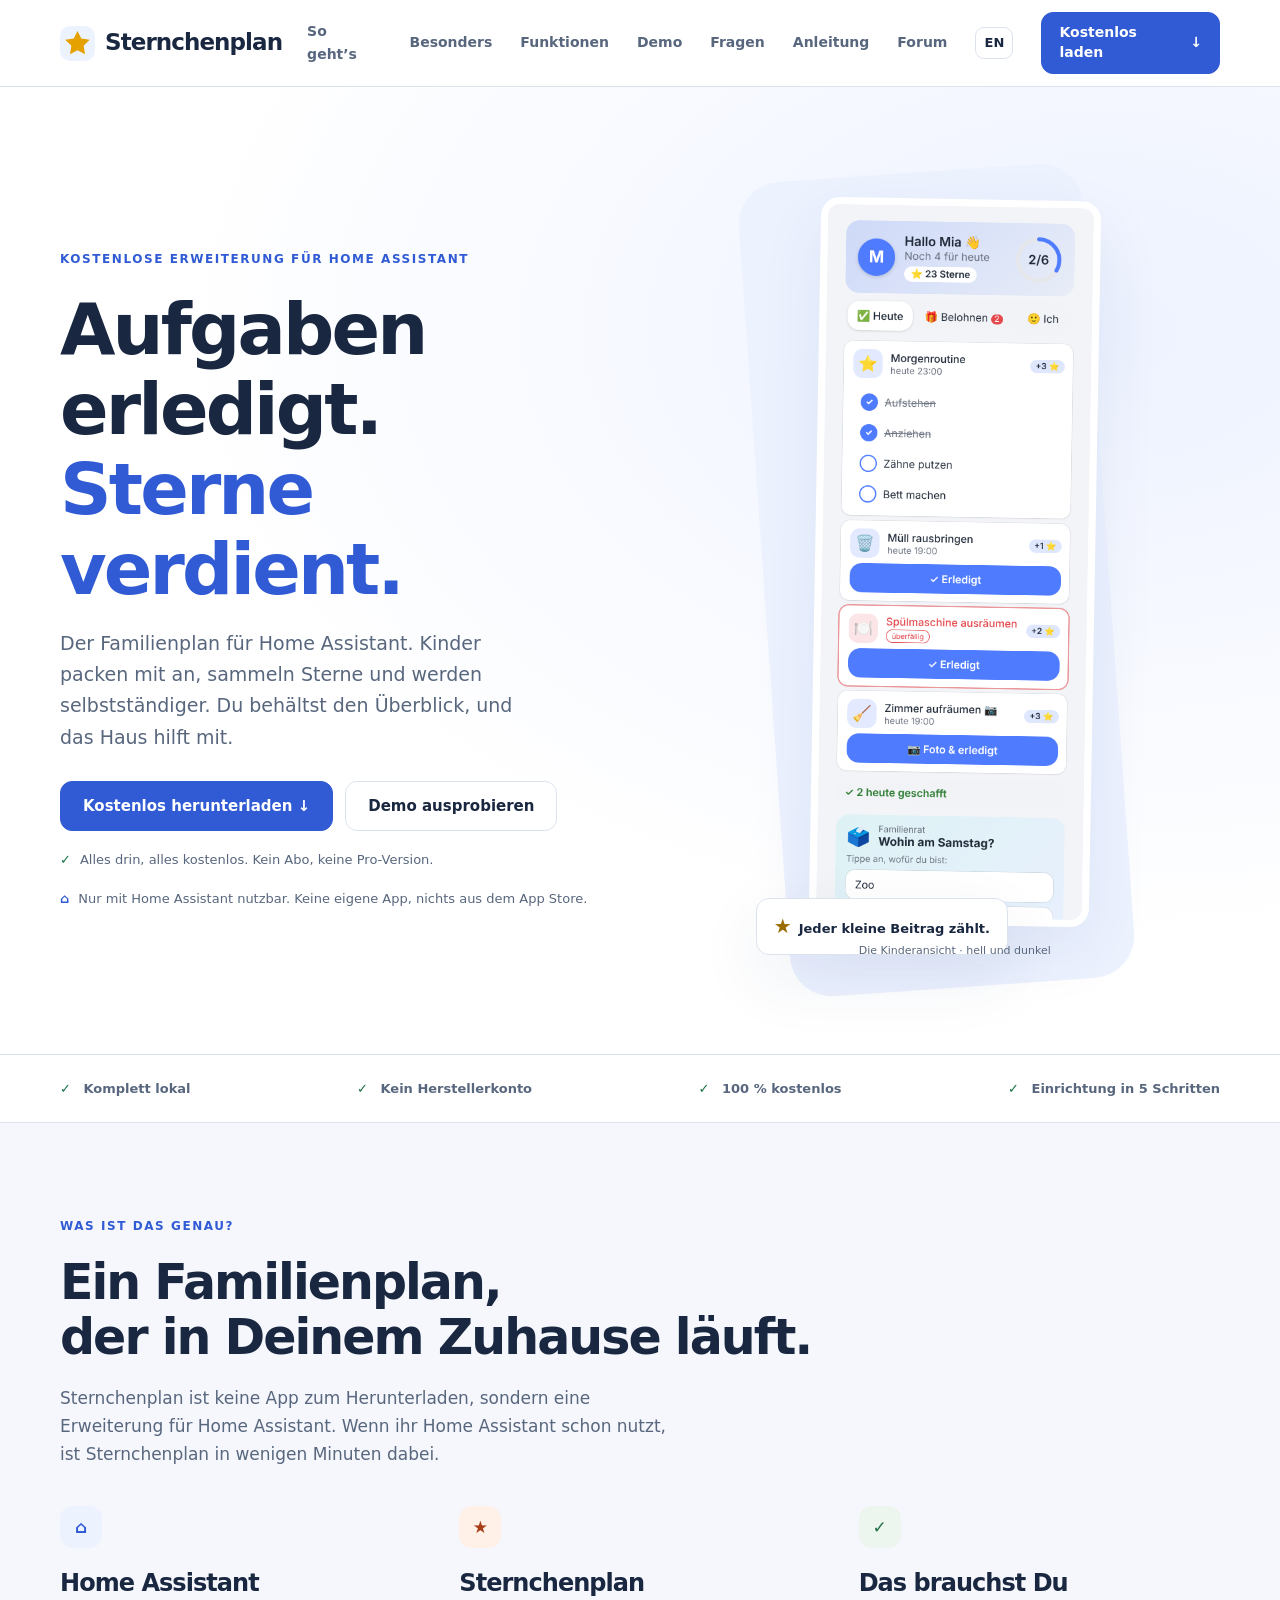
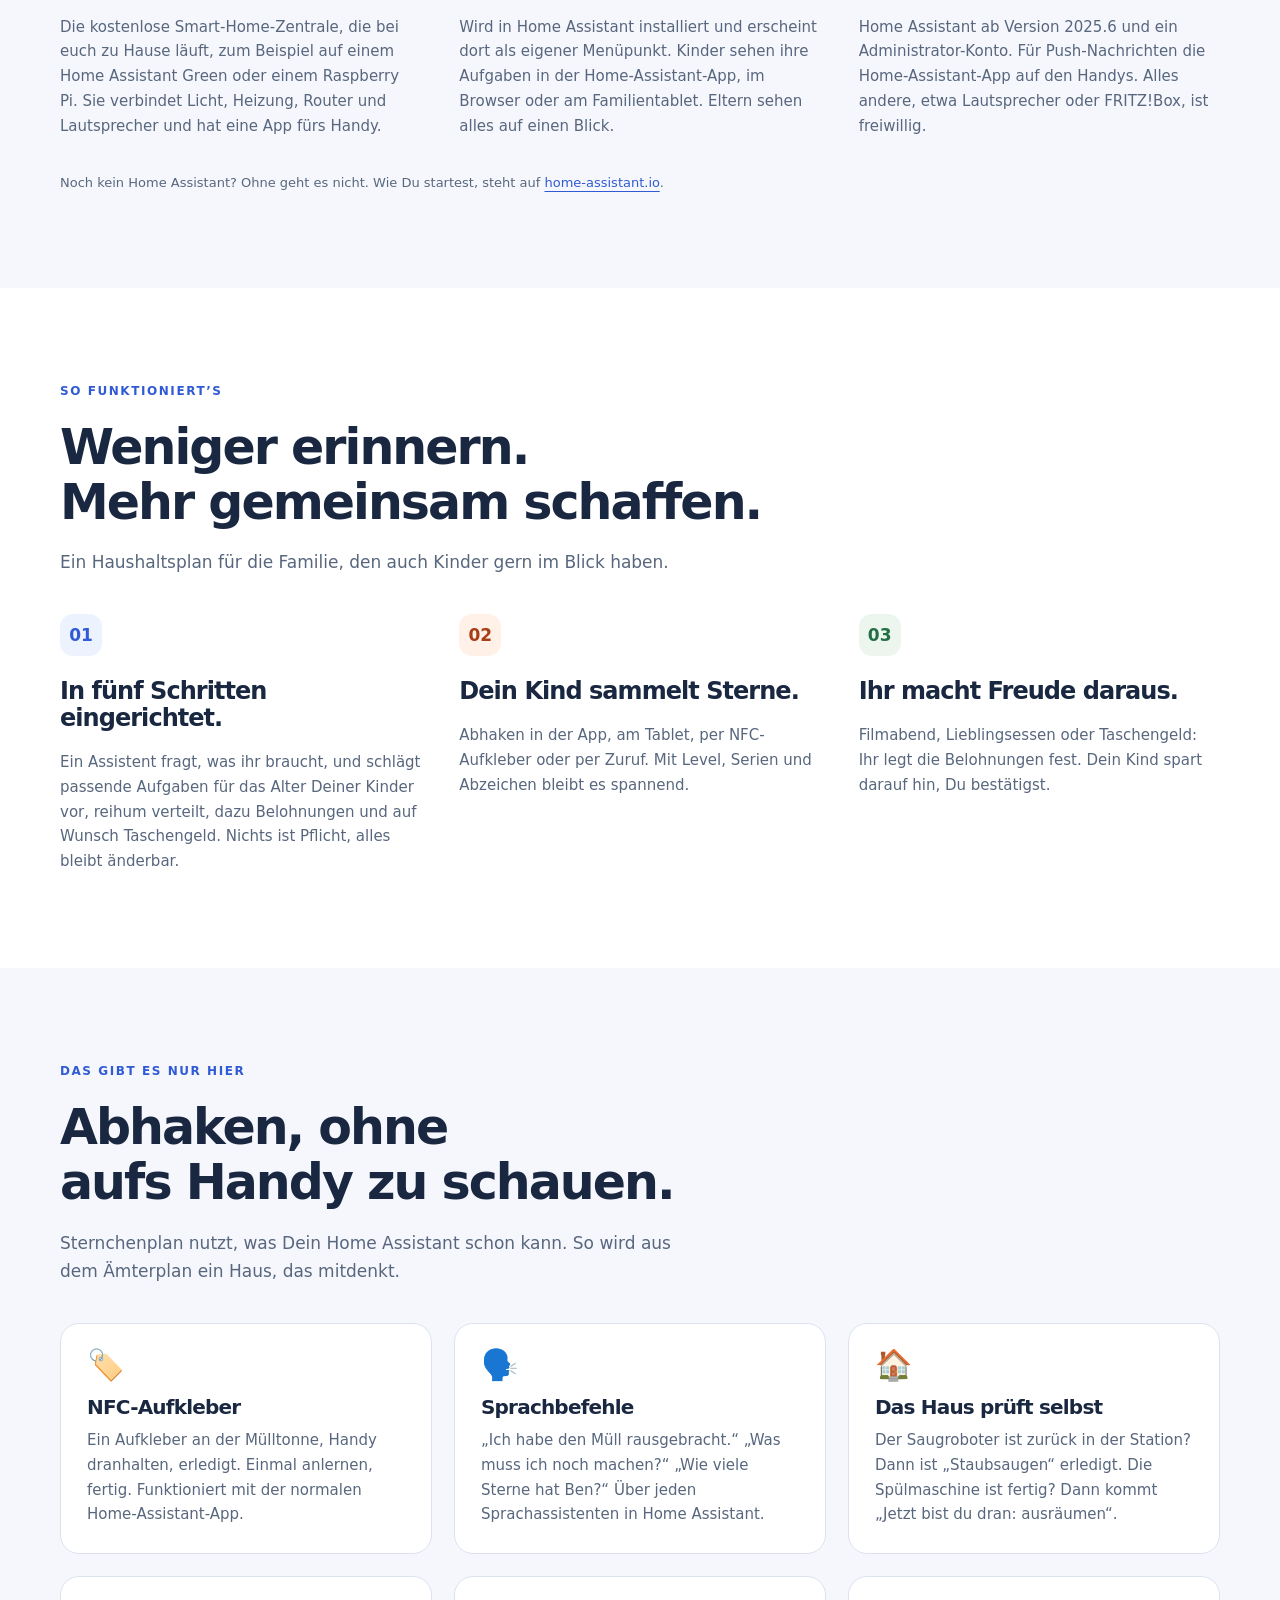
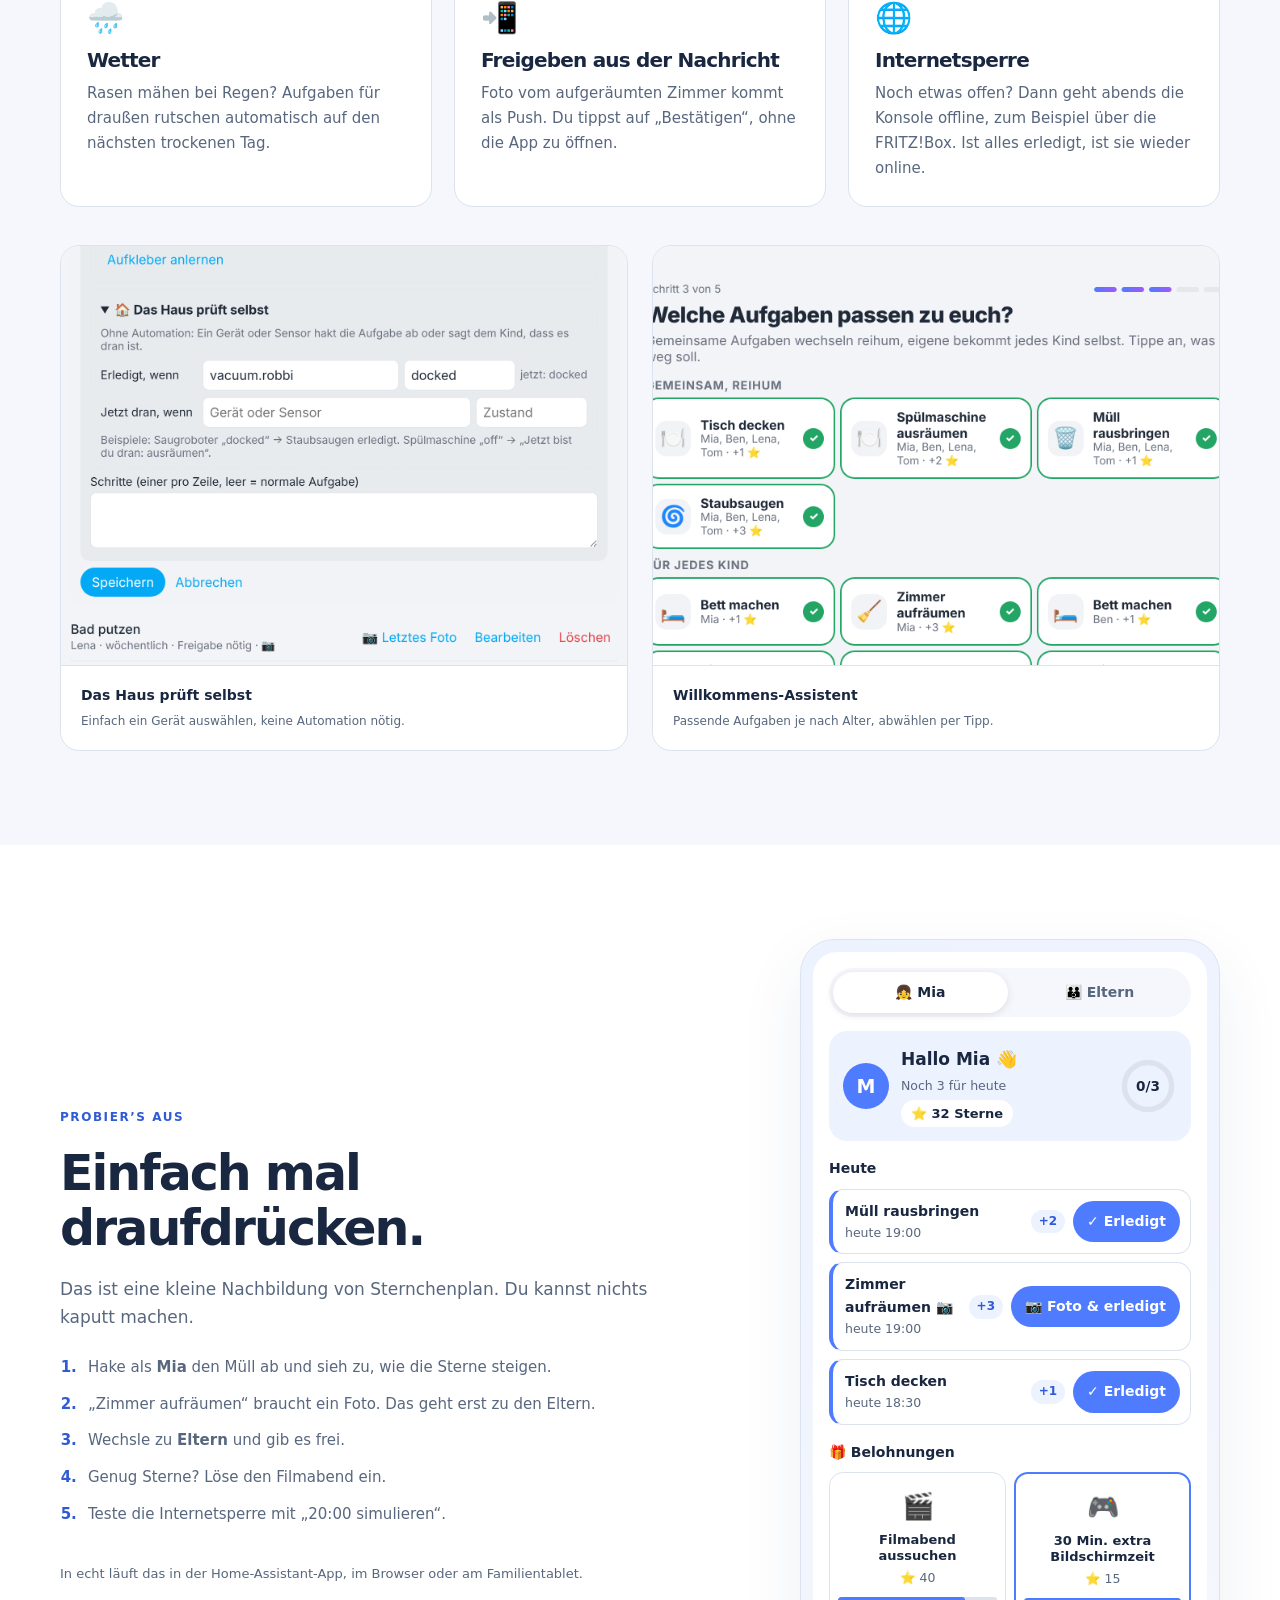
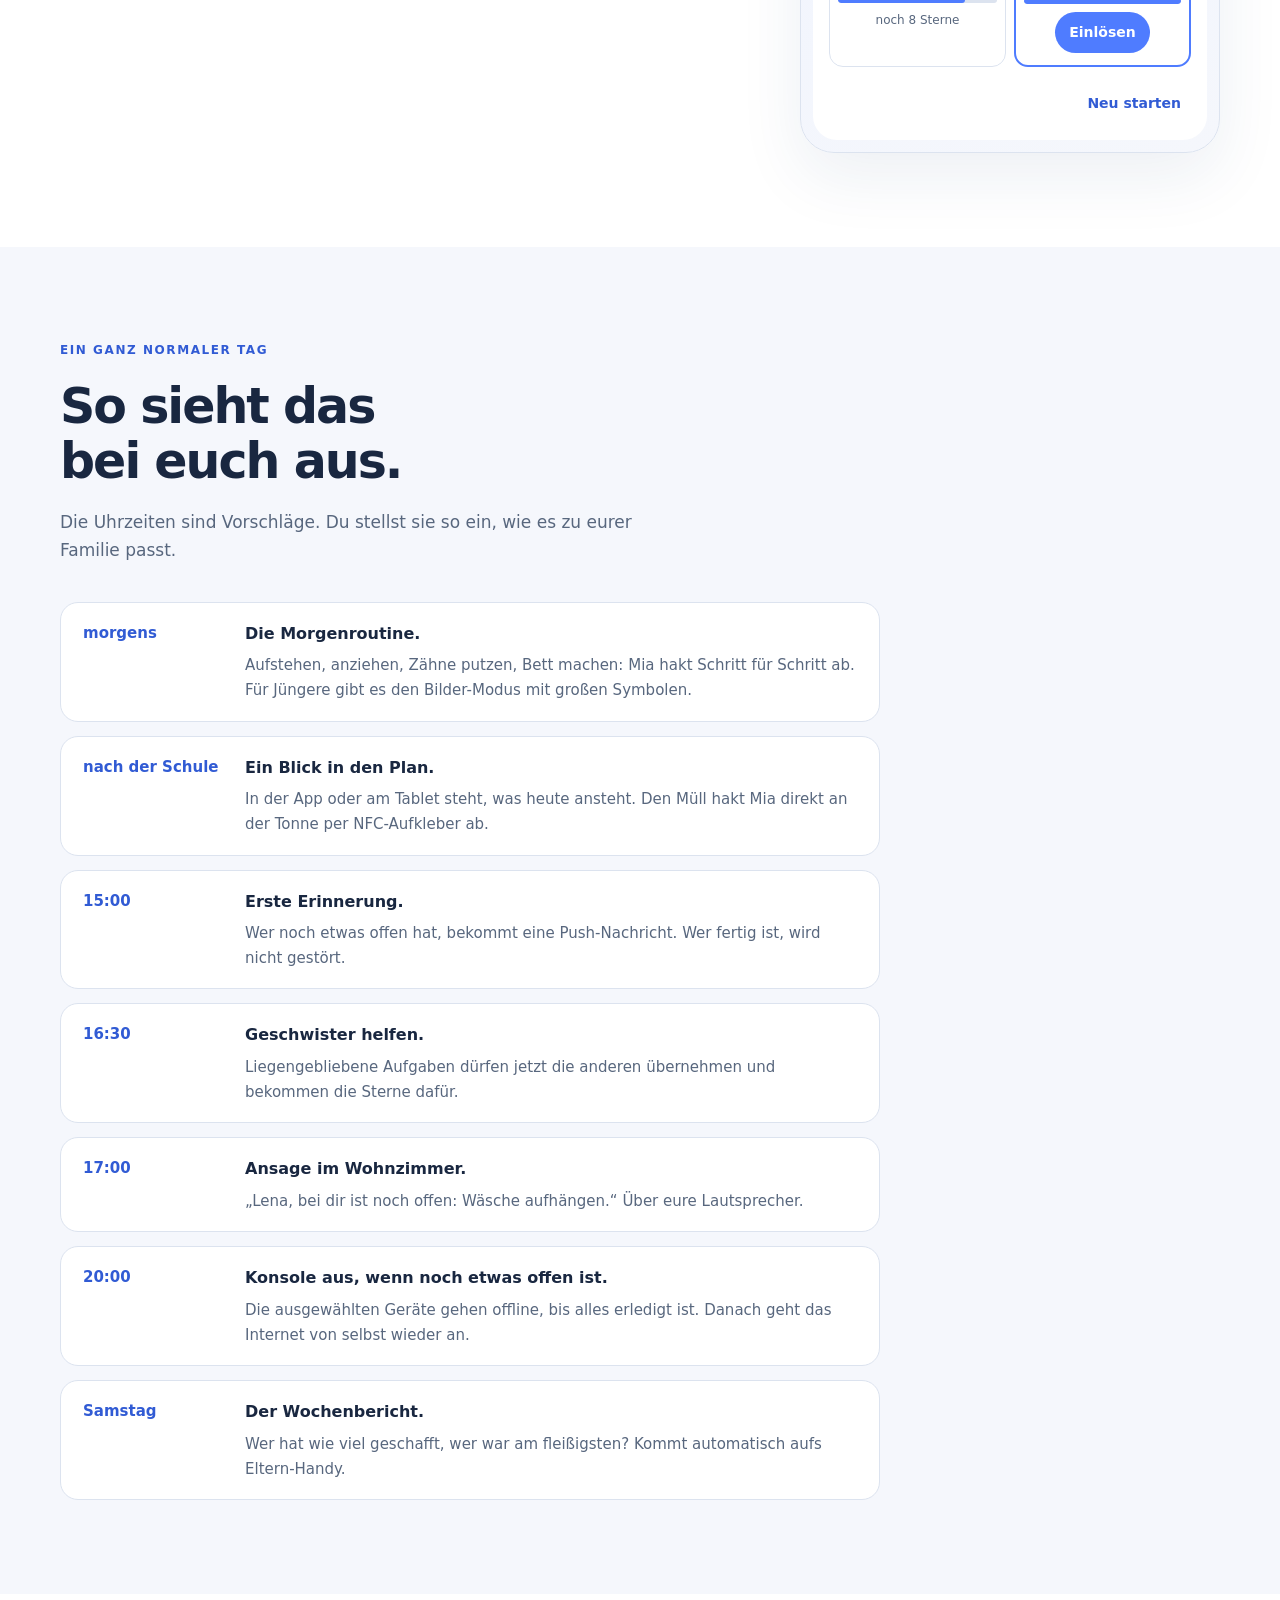
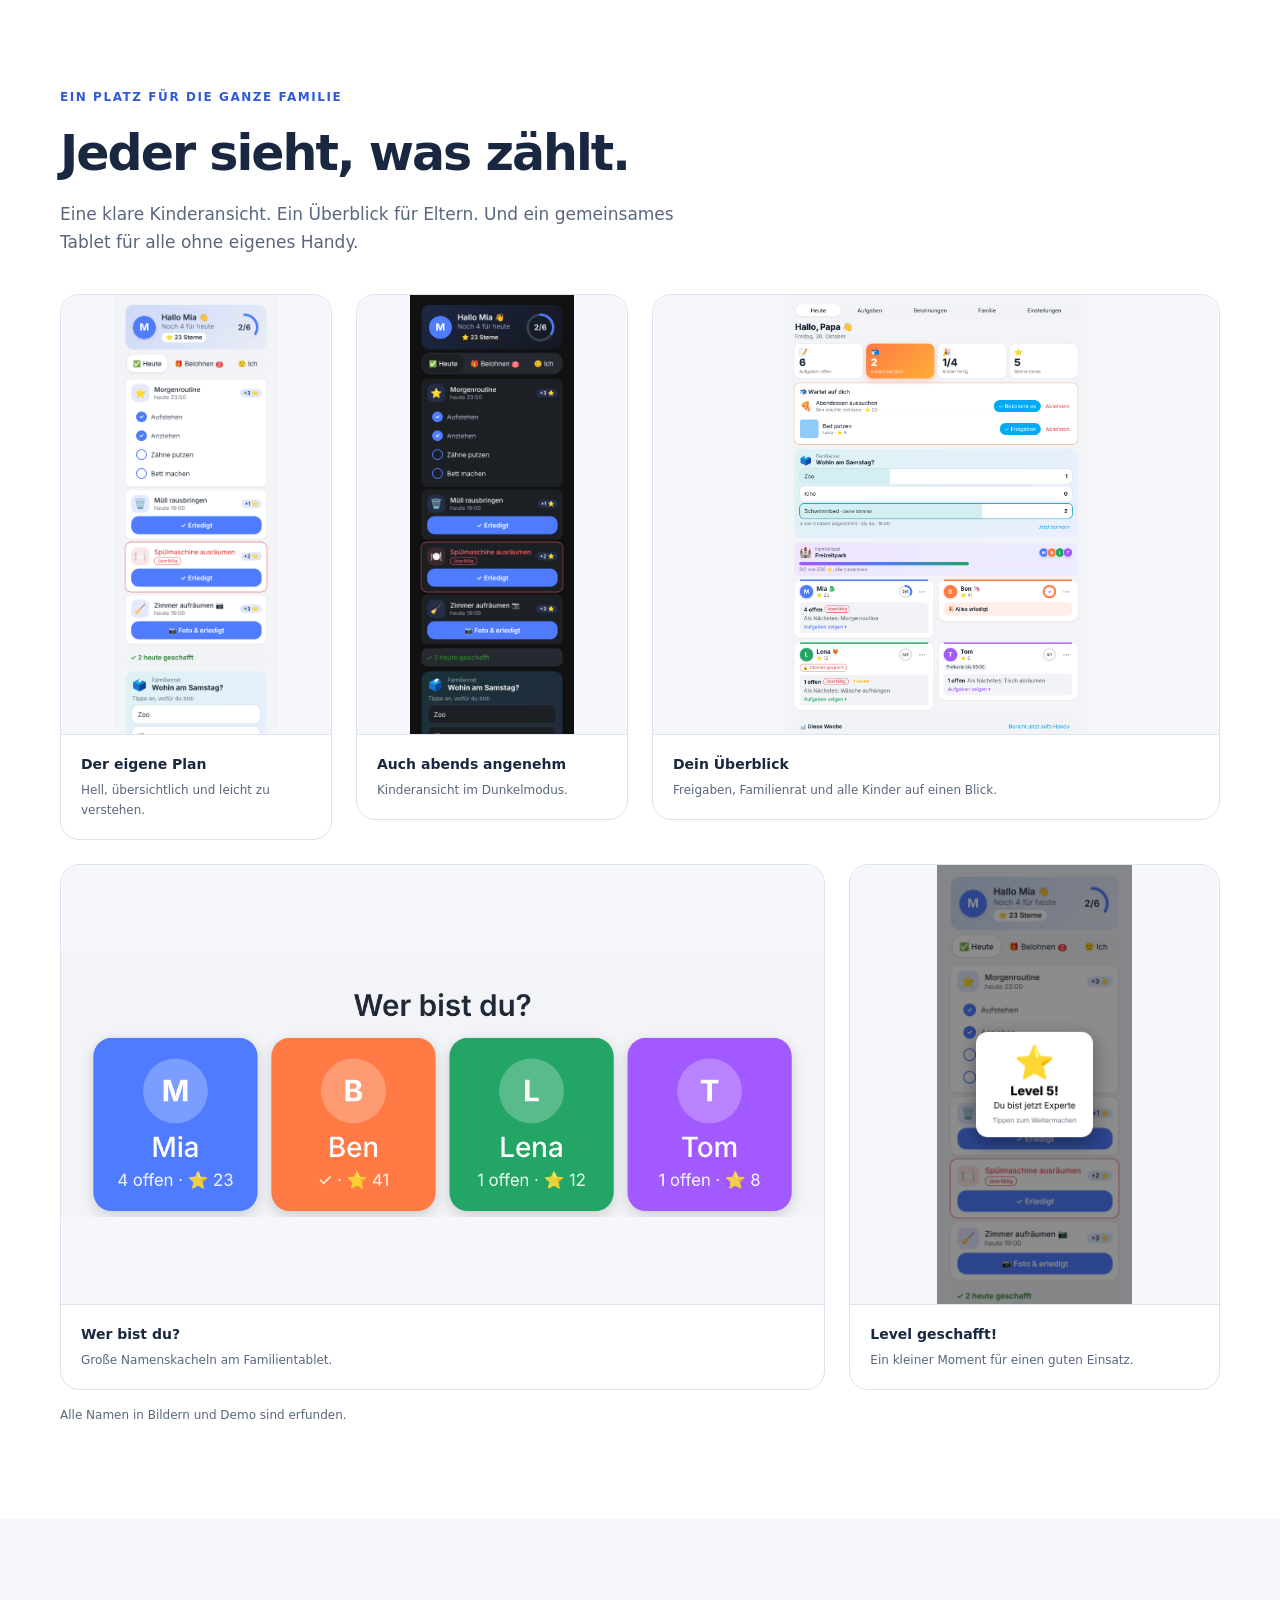
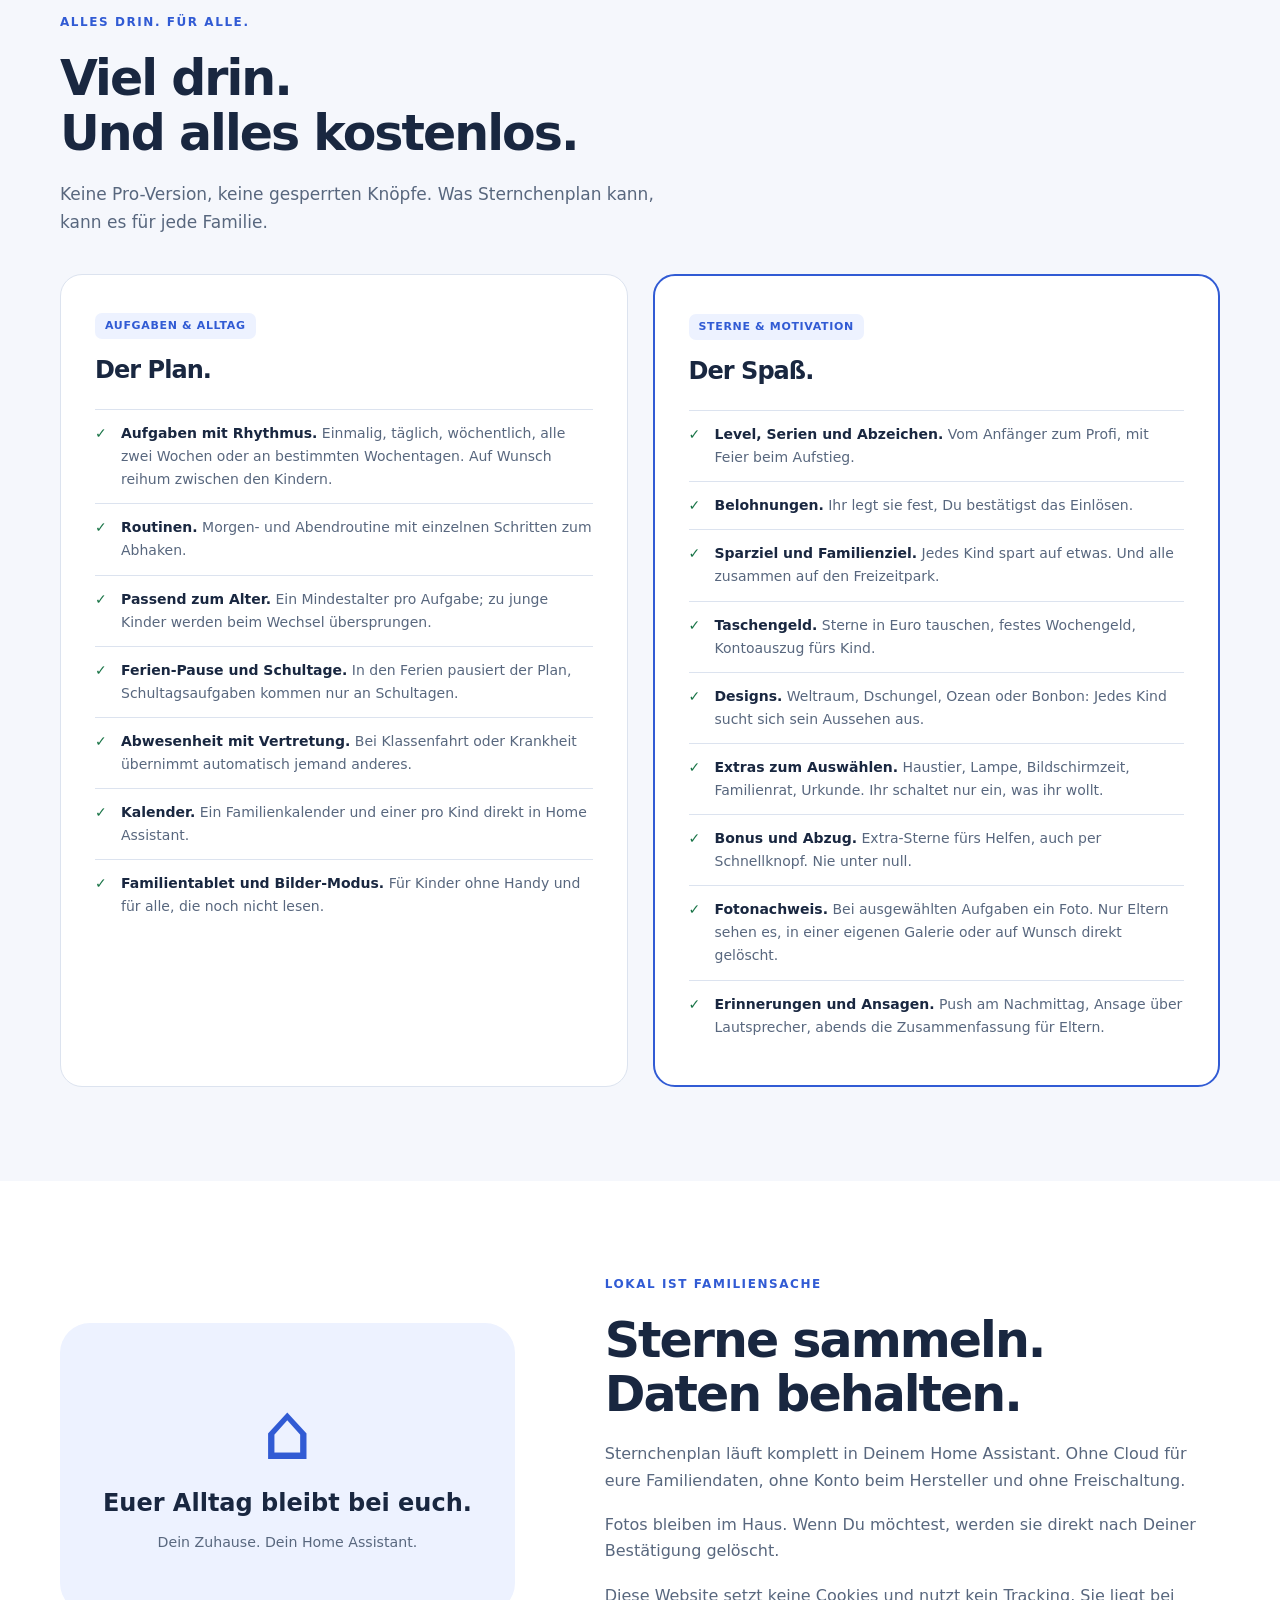
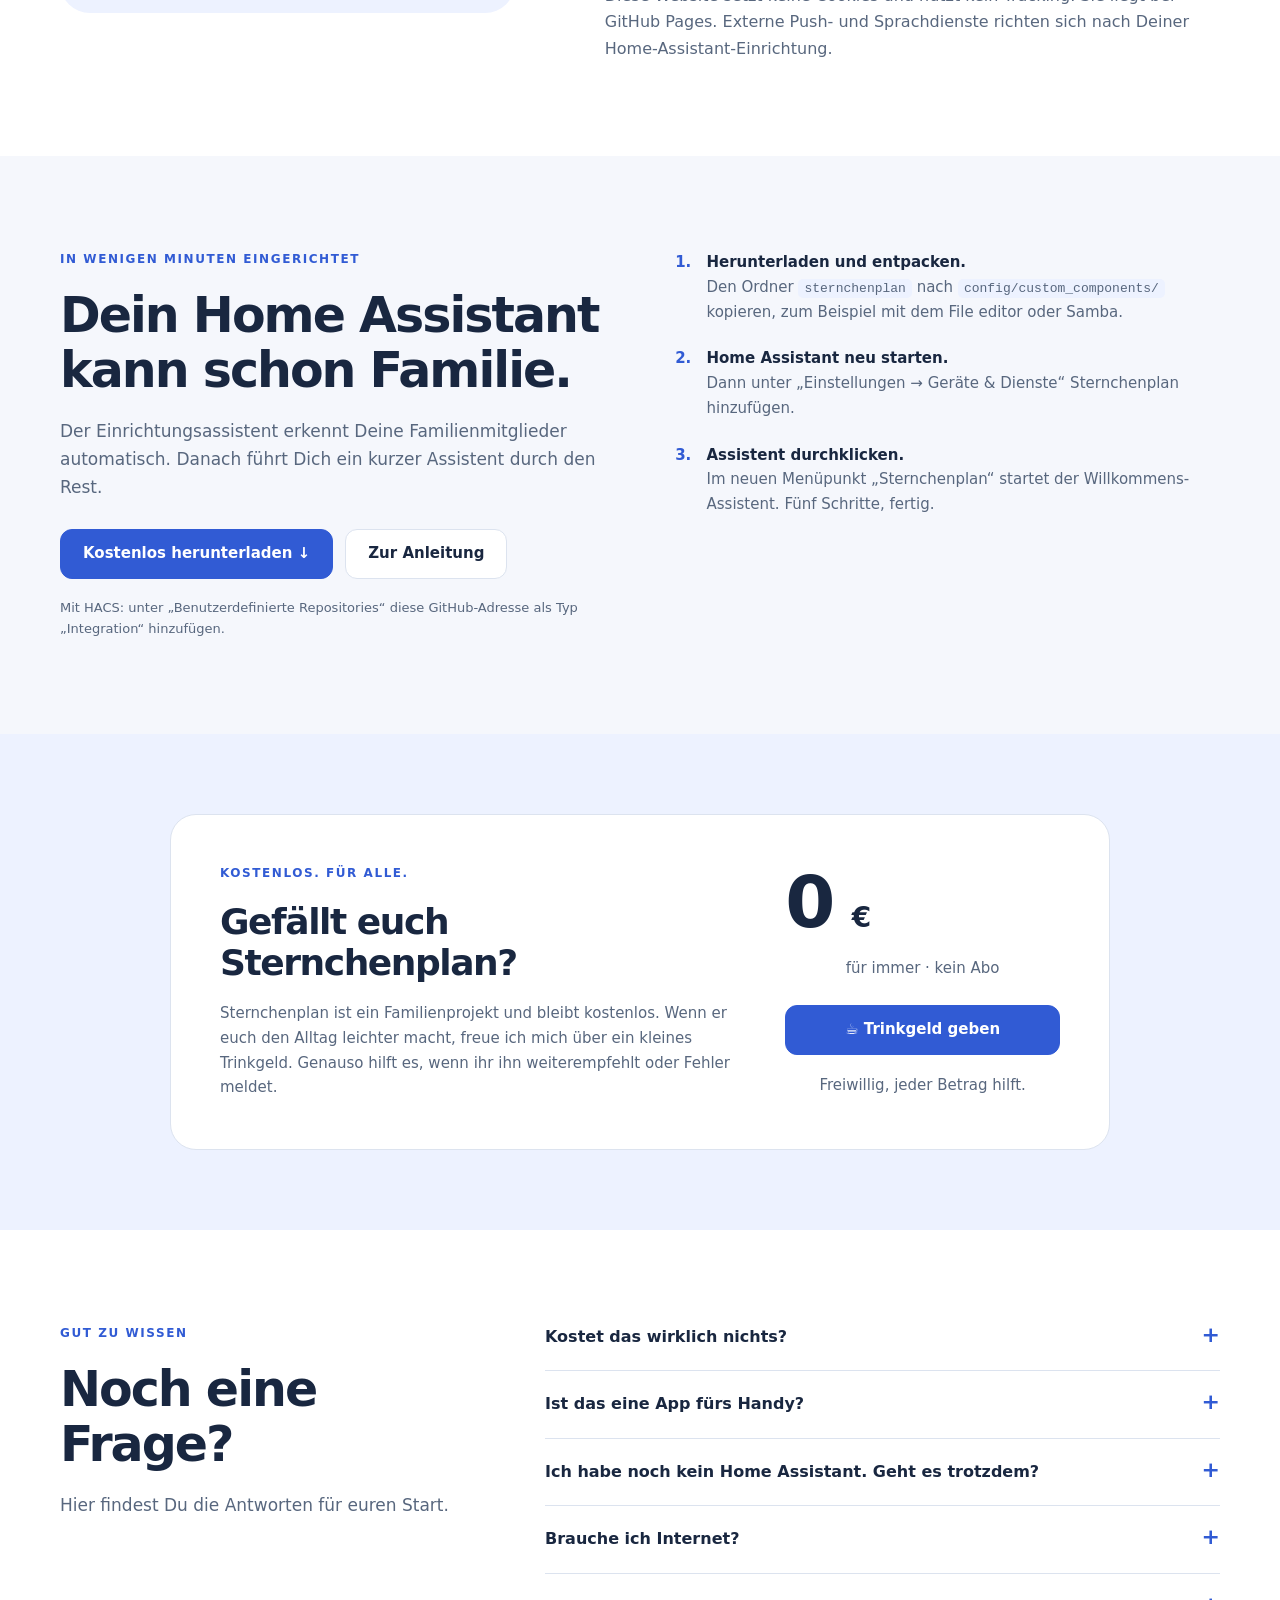
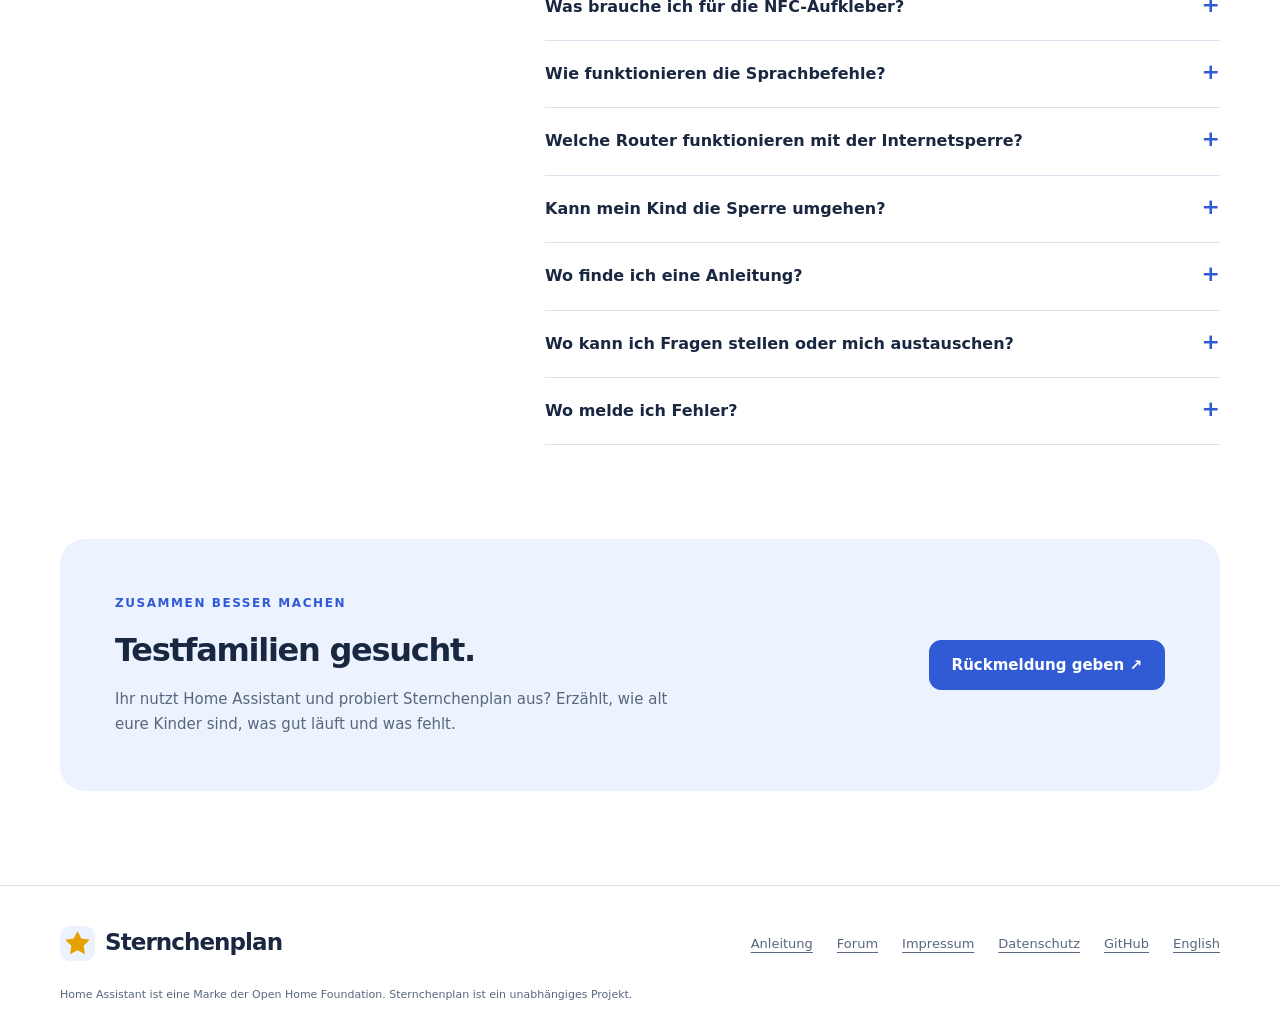
<file: docs/index.html>
<!doctype html>
<html lang="de"><head><meta charset="utf-8"><meta name="viewport" content="width=device-width, initial-scale=1"><meta name="color-scheme" content="light dark"><title>Sternchenplan – Aufgaben & Sterne für Kinder in Home Assistant</title><meta name="description" content="Der kostenlose Ämterplan für Deine Familie: Aufgaben verteilen, Sterne sammeln, Belohnungen festlegen. Läuft lokal in Home Assistant. Mit NFC-Aufklebern, Sprachbefehlen und Geräten, die selbst abhaken."><link rel="canonical" href="https://bchristoph1985-crypto.github.io/sternchenplan/"><link rel="alternate" hreflang="de" href="https://bchristoph1985-crypto.github.io/sternchenplan/index.html"><link rel="alternate" hreflang="en" href="https://bchristoph1985-crypto.github.io/sternchenplan/en/index.html"><meta property="og:type" content="website"><meta property="og:locale" content="de_DE"><meta property="og:title" content="Sternchenplan – Aufgaben & Sterne für Kinder in Home Assistant"><meta property="og:description" content="Der kostenlose Ämterplan für Deine Familie. Läuft lokal in Home Assistant."><meta property="og:url" content="https://bchristoph1985-crypto.github.io/sternchenplan/"><meta property="og:image" content="https://bchristoph1985-crypto.github.io/sternchenplan/bilder/og-sternchenplan.png"><meta property="og:image:width" content="1200"><meta property="og:image:height" content="630"><meta property="og:image:alt" content="Sternchenplan – Aufgaben erledigt. Sterne verdient. Der Familienplan für Home Assistant."><meta name="twitter:card" content="summary_large_image"><link rel="icon" href="bilder/stern.svg" type="image/svg+xml"><link rel="stylesheet" href="style.css"></head><body><a class="skip" href="#inhalt">Zum Inhalt springen</a><header><nav class="wrap nav" aria-label="Hauptnavigation"><a class="brand" href="index.html" aria-label="Sternchenplan – Startseite"><img src="bilder/stern.svg" alt="" width="35" height="35">Sternchenplan</a><div class="links"><a href="#so-gehts">So geht’s</a><a href="#besonders">Besonders</a><a href="#funktionen">Funktionen</a><a href="#demo">Demo</a><a class="optional" href="#fragen">Fragen</a><a href="anleitung.html">Anleitung</a><a href="forum.html">Forum</a><a class="lang" href="en/index.html" hreflang="en" lang="en" title="English">EN</a><a class="btn" href="#installation">Kostenlos laden <span aria-hidden="true">&nbsp;↓</span></a></div></nav></header>
<main id="inhalt"><section class="hero"><div class="wrap hero-grid"><div><div class="eyebrow">Kostenlose Erweiterung für Home Assistant</div><h1>Aufgaben erledigt.<br><span>Sterne verdient.</span></h1><p class="lead">Der Familienplan für Home Assistant. Kinder packen mit an, sammeln Sterne und werden selbstständiger. Du behältst den Überblick, und das Haus hilft mit.</p><div class="actions"><a class="btn" href="#installation">Kostenlos herunterladen <span aria-hidden="true">&nbsp;↓</span></a><a class="btn secondary" href="#demo">Demo ausprobieren</a></div><p class="small hero-note"><span aria-hidden="true">✓</span> Alles drin, alles kostenlos. Kein Abo, keine Pro-Version.</p><p class="small hero-note ha-only"><span aria-hidden="true">⌂</span> Nur mit Home Assistant nutzbar. Keine eigene App, nichts aus dem App Store.</p></div><div class="product-stage"><div class="screen"><picture><source media="(prefers-color-scheme: dark)" srcset="bilder/kind-dunkel.png"><img src="bilder/kind-hell.png" width="800" height="2140" fetchpriority="high" alt="Kinderansicht: Mia sieht, was heute noch offen ist."></picture></div><div class="floating-note"><span aria-hidden="true">★</span>Jeder kleine Beitrag zählt.</div><small class="screen-caption">Die Kinderansicht · hell und dunkel</small></div></div></section>
<div class="trust"><div class="wrap"><div><span aria-hidden="true">✓</span> Komplett lokal</div><div><span aria-hidden="true">✓</span> Kein Herstellerkonto</div><div><span aria-hidden="true">✓</span> 100 % kostenlos</div><div><span aria-hidden="true">✓</span> Einrichtung in 5 Schritten</div></div></div>
<section class="section tinted" id="voraussetzungen"><div class="wrap"><div class="section-head"><div class="eyebrow">Was ist das genau?</div><h2>Ein Familienplan,<br>der in Deinem Zuhause läuft.</h2><p>Sternchenplan ist keine App zum Herunterladen, sondern eine Erweiterung für Home Assistant. Wenn ihr Home Assistant schon nutzt, ist Sternchenplan in wenigen Minuten dabei.</p></div><div class="steps"><article><div class="step-no">⌂</div><h3>Home Assistant</h3><p>Die kostenlose Smart-Home-Zentrale, die bei euch zu Hause läuft, zum Beispiel auf einem Home Assistant Green oder einem Raspberry Pi. Sie verbindet Licht, Heizung, Router und Lautsprecher und hat eine App fürs Handy.</p></article><article><div class="step-no">★</div><h3>Sternchenplan</h3><p>Wird in Home Assistant installiert und erscheint dort als eigener Menüpunkt. Kinder sehen ihre Aufgaben in der Home-Assistant-App, im Browser oder am Familientablet. Eltern sehen alles auf einen Blick.</p></article><article><div class="step-no">✓</div><h3>Das brauchst Du</h3><p>Home Assistant ab Version 2025.6 und ein Administrator-Konto. Für Push-Nachrichten die Home-Assistant-App auf den Handys. Alles andere, etwa Lautsprecher oder FRITZ!Box, ist freiwillig.</p></article></div><p class="small ha-hint">Noch kein Home Assistant? Ohne geht es nicht. Wie Du startest, steht auf <a href="https://www.home-assistant.io/installation/" rel="noopener">home-assistant.io</a>.</p></div></section>
<section class="section" id="so-gehts"><div class="wrap"><div class="section-head"><div class="eyebrow">So funktioniert’s</div><h2>Weniger erinnern.<br>Mehr gemeinsam schaffen.</h2><p>Ein Haushaltsplan für die Familie, den auch Kinder gern im Blick haben.</p></div><div class="steps"><article><div class="step-no">01</div><h3>In fünf Schritten eingerichtet.</h3><p>Ein Assistent fragt, was ihr braucht, und schlägt passende Aufgaben für das Alter Deiner Kinder vor, reihum verteilt, dazu Belohnungen und auf Wunsch Taschengeld. Nichts ist Pflicht, alles bleibt änderbar.</p></article><article><div class="step-no">02</div><h3>Dein Kind sammelt Sterne.</h3><p>Abhaken in der App, am Tablet, per NFC-Aufkleber oder per Zuruf. Mit Level, Serien und Abzeichen bleibt es spannend.</p></article><article><div class="step-no">03</div><h3>Ihr macht Freude daraus.</h3><p>Filmabend, Lieblingsessen oder Taschengeld: Ihr legt die Belohnungen fest. Dein Kind spart darauf hin, Du bestätigst.</p></article></div></div></section>
<section class="section tinted" id="besonders"><div class="wrap"><div class="section-head"><div class="eyebrow">Das gibt es nur hier</div><h2>Abhaken, ohne<br>aufs Handy zu schauen.</h2><p>Sternchenplan nutzt, was Dein Home Assistant schon kann. So wird aus dem Ämterplan ein Haus, das mitdenkt.</p></div><div class="fgrid"><article><div class="f-icon" aria-hidden="true">🏷️</div><h3>NFC-Aufkleber</h3><p>Ein Aufkleber an der Mülltonne, Handy dranhalten, erledigt. Einmal anlernen, fertig. Funktioniert mit der normalen Home-Assistant-App.</p></article><article><div class="f-icon" aria-hidden="true">🗣️</div><h3>Sprachbefehle</h3><p>„Ich habe den Müll rausgebracht.“ „Was muss ich noch machen?“ „Wie viele Sterne hat Ben?“ Über jeden Sprachassistenten in Home Assistant.</p></article><article><div class="f-icon" aria-hidden="true">🏠</div><h3>Das Haus prüft selbst</h3><p>Der Saugroboter ist zurück in der Station? Dann ist „Staubsaugen“ erledigt. Die Spülmaschine ist fertig? Dann kommt „Jetzt bist du dran: ausräumen“.</p></article><article><div class="f-icon" aria-hidden="true">🌧️</div><h3>Wetter</h3><p>Rasen mähen bei Regen? Aufgaben für draußen rutschen automatisch auf den nächsten trockenen Tag.</p></article><article><div class="f-icon" aria-hidden="true">📲</div><h3>Freigeben aus der Nachricht</h3><p>Foto vom aufgeräumten Zimmer kommt als Push. Du tippst auf „Bestätigen“, ohne die App zu öffnen.</p></article><article><div class="f-icon" aria-hidden="true">🌐</div><h3>Internetsperre</h3><p>Noch etwas offen? Dann geht abends die Konsole offline, zum Beispiel über die FRITZ!Box. Ist alles erledigt, ist sie wieder online.</p></article></div><div class="duo"><figure><img src="bilder/haus.png" width="1400" height="1800" loading="lazy" alt="Aufgabe Staubsaugen: erledigt, wenn der Saugroboter Robbi in der Station ist."><figcaption>Das Haus prüft selbst<small>Einfach ein Gerät auswählen, keine Automation nötig.</small></figcaption></figure><figure><img src="bilder/startpaket.png" width="1800" height="1040" loading="lazy" alt="Willkommens-Assistent: passende Aufgaben für Mia, Ben, Lena und Tom, antippen zum Abwählen."><figcaption>Willkommens-Assistent<small>Passende Aufgaben je nach Alter, abwählen per Tipp.</small></figcaption></figure></div></div></section>
<section class="section" id="demo"><div class="wrap demo-grid"><div class="demo-text"><div class="eyebrow">Probier’s aus</div><h2>Einfach mal<br>draufdrücken.</h2><p>Das ist eine kleine Nachbildung von Sternchenplan. Du kannst nichts kaputt machen.</p><ol class="demo-steps"><li>Hake als <strong>Mia</strong> den Müll ab und sieh zu, wie die Sterne steigen.</li><li>„Zimmer aufräumen“ braucht ein Foto. Das geht erst zu den Eltern.</li><li>Wechsle zu <strong>Eltern</strong> und gib es frei.</li><li>Genug Sterne? Löse den Filmabend ein.</li><li>Teste die Internetsperre mit „20:00 simulieren“.</li></ol><p class="small">In echt läuft das in der Home-Assistant-App, im Browser oder am Familientablet.</p></div><div class="demo-shell"><div id="demo-app" class="demo-app" aria-label="Interaktive Demo von Sternchenplan"><noscript><p class="d-empty">Die Demo braucht JavaScript.</p></noscript></div></div></div></section>
<section class="section tinted" id="alltag"><div class="wrap"><div class="section-head"><div class="eyebrow">Ein ganz normaler Tag</div><h2>So sieht das<br>bei euch aus.</h2><p>Die Uhrzeiten sind Vorschläge. Du stellst sie so ein, wie es zu eurer Familie passt.</p></div><ol class="day"><li><time>morgens</time><strong>Die Morgenroutine.</strong><span>Aufstehen, anziehen, Zähne putzen, Bett machen: Mia hakt Schritt für Schritt ab. Für Jüngere gibt es den Bilder-Modus mit großen Symbolen.</span></li><li><time>nach der Schule</time><strong>Ein Blick in den Plan.</strong><span>In der App oder am Tablet steht, was heute ansteht. Den Müll hakt Mia direkt an der Tonne per NFC-Aufkleber ab.</span></li><li><time>15:00</time><strong>Erste Erinnerung.</strong><span>Wer noch etwas offen hat, bekommt eine Push-Nachricht. Wer fertig ist, wird nicht gestört.</span></li><li><time>16:30</time><strong>Geschwister helfen.</strong><span>Liegengebliebene Aufgaben dürfen jetzt die anderen übernehmen und bekommen die Sterne dafür.</span></li><li><time>17:00</time><strong>Ansage im Wohnzimmer.</strong><span>„Lena, bei dir ist noch offen: Wäsche aufhängen.“ Über eure Lautsprecher.</span></li><li><time>20:00</time><strong>Konsole aus, wenn noch etwas offen ist.</strong><span>Die ausgewählten Geräte gehen offline, bis alles erledigt ist. Danach geht das Internet von selbst wieder an.</span></li><li><time>Samstag</time><strong>Der Wochenbericht.</strong><span>Wer hat wie viel geschafft, wer war am fleißigsten? Kommt automatisch aufs Eltern-Handy.</span></li></ol></div></section>
<section class="section" id="einblicke"><div class="wrap"><div class="section-head"><div class="eyebrow">Ein Platz für die ganze Familie</div><h2>Jeder sieht, was zählt.</h2><p>Eine klare Kinderansicht. Ein Überblick für Eltern. Und ein gemeinsames Tablet für alle ohne eigenes Handy.</p></div><div class="gallery"><figure><img src="bilder/kind-hell.png" alt="Kinderansicht im hellen Modus mit den Reitern Heute, Belohnen und Ich." width="800" height="2140" loading="lazy"><figcaption>Der eigene Plan<small>Hell, übersichtlich und leicht zu verstehen.</small></figcaption></figure><figure><img src="bilder/kind-dunkel.png" alt="Kinderansicht im Dunkelmodus." width="800" height="2140" loading="lazy"><figcaption>Auch abends angenehm<small>Kinderansicht im Dunkelmodus.</small></figcaption></figure><figure><img src="bilder/eltern.png" alt="Elternansicht mit Freigaben, Familienrat, Familienziel und kompakten Karten für jedes Kind." width="1800" height="2622" loading="lazy"><figcaption>Dein Überblick<small>Freigaben, Familienrat und alle Kinder auf einen Blick.</small></figcaption></figure><figure><img src="bilder/tablet.png" alt="Familientablet mit großen Namenskacheln für Mia, Ben, Lena und Tom." width="1320" height="460" loading="lazy"><figcaption>Wer bist du?<small>Große Namenskacheln am Familientablet.</small></figcaption></figure><figure><img src="bilder/feier.png" alt="Level 5 geschafft: Du bist jetzt Experte." width="800" height="1800" loading="lazy"><figcaption>Level geschafft!<small>Ein kleiner Moment für einen guten Einsatz.</small></figcaption></figure></div><p class="gallery-note">Alle Namen in Bildern und Demo sind erfunden.</p></div></section>
<section class="section tinted" id="funktionen"><div class="wrap"><div class="section-head"><div class="eyebrow">Alles drin. Für alle.</div><h2>Viel drin.<br>Und alles kostenlos.</h2><p>Keine Pro-Version, keine gesperrten Knöpfe. Was Sternchenplan kann, kann es für jede Familie.</p></div><div class="plans"><article class="plan"><span class="label">Aufgaben &amp; Alltag</span><h3>Der Plan.</h3><ul class="feature-list"><li><strong>Aufgaben mit Rhythmus.</strong> Einmalig, täglich, wöchentlich, alle zwei Wochen oder an bestimmten Wochentagen. Auf Wunsch reihum zwischen den Kindern.</li><li><strong>Routinen.</strong> Morgen- und Abendroutine mit einzelnen Schritten zum Abhaken.</li><li><strong>Passend zum Alter.</strong> Ein Mindestalter pro Aufgabe; zu junge Kinder werden beim Wechsel übersprungen.</li><li><strong>Ferien-Pause und Schultage.</strong> In den Ferien pausiert der Plan, Schultagsaufgaben kommen nur an Schultagen.</li><li><strong>Abwesenheit mit Vertretung.</strong> Bei Klassenfahrt oder Krankheit übernimmt automatisch jemand anderes.</li><li><strong>Kalender.</strong> Ein Familienkalender und einer pro Kind direkt in Home Assistant.</li><li><strong>Familientablet und Bilder-Modus.</strong> Für Kinder ohne Handy und für alle, die noch nicht lesen.</li></ul></article><article class="plan pro"><span class="label">Sterne &amp; Motivation</span><h3>Der Spaß.</h3><ul class="feature-list"><li><strong>Level, Serien und Abzeichen.</strong> Vom Anfänger zum Profi, mit Feier beim Aufstieg.</li><li><strong>Belohnungen.</strong> Ihr legt sie fest, Du bestätigst das Einlösen.</li><li><strong>Sparziel und Familienziel.</strong> Jedes Kind spart auf etwas. Und alle zusammen auf den Freizeitpark.</li><li><strong>Taschengeld.</strong> Sterne in Euro tauschen, festes Wochengeld, Kontoauszug fürs Kind.</li><li><strong>Designs.</strong> Weltraum, Dschungel, Ozean oder Bonbon: Jedes Kind sucht sich sein Aussehen aus.</li><li><strong>Extras zum Auswählen.</strong> Haustier, Lampe, Bildschirmzeit, Familienrat, Urkunde. Ihr schaltet nur ein, was ihr wollt.</li><li><strong>Bonus und Abzug.</strong> Extra-Sterne fürs Helfen, auch per Schnellknopf. Nie unter null.</li><li><strong>Fotonachweis.</strong> Bei ausgewählten Aufgaben ein Foto. Nur Eltern sehen es, in einer eigenen Galerie oder auf Wunsch direkt gelöscht.</li><li><strong>Erinnerungen und Ansagen.</strong> Push am Nachmittag, Ansage über Lautsprecher, abends die Zusammenfassung für Eltern.</li></ul></article></div></div></section>
<section class="section" id="lokal"><div class="wrap privacy"><div class="privacy-visual"><div class="house" aria-hidden="true">⌂</div><strong>Euer Alltag bleibt bei euch.</strong><small>Dein Zuhause. Dein Home Assistant.</small></div><div><div class="eyebrow">Lokal ist Familiensache</div><h2>Sterne sammeln.<br>Daten behalten.</h2><p>Sternchenplan läuft komplett in Deinem Home Assistant. Ohne Cloud für eure Familiendaten, ohne Konto beim Hersteller und ohne Freischaltung.</p><p>Fotos bleiben im Haus. Wenn Du möchtest, werden sie direkt nach Deiner Bestätigung gelöscht.</p><p class="small">Diese Website setzt keine Cookies und nutzt kein Tracking. Sie liegt bei GitHub Pages. Externe Push- und Sprachdienste richten sich nach Deiner Home-Assistant-Einrichtung.</p></div></div></section>
<section class="section tinted" id="installation"><div class="wrap install"><div><div class="eyebrow">In wenigen Minuten eingerichtet</div><h2>Dein Home Assistant<br>kann schon Familie.</h2><p>Der Einrichtungsassistent erkennt Deine Familienmitglieder automatisch. Danach führt Dich ein kurzer Assistent durch den Rest.</p><div class="actions"><a class="btn" href="https://github.com/bchristoph1985-crypto/sternchenplan/releases/latest/download/sternchenplan.zip">Kostenlos herunterladen <span aria-hidden="true">&nbsp;↓</span></a><a class="btn secondary" href="anleitung.html">Zur Anleitung</a></div><p class="small">Mit HACS: unter „Benutzerdefinierte Repositories“ diese GitHub-Adresse als Typ „Integration“ hinzufügen.</p></div><ol><li><strong>Herunterladen und entpacken.</strong><br>Den Ordner <code>sternchenplan</code> nach <code>config/custom_components/</code> kopieren, zum Beispiel mit dem File editor oder Samba.</li><li><strong>Home Assistant neu starten.</strong><br>Dann unter „Einstellungen → Geräte &amp; Dienste“ Sternchenplan hinzufügen.</li><li><strong>Assistent durchklicken.</strong><br>Im neuen Menüpunkt „Sternchenplan“ startet der Willkommens-Assistent. Fünf Schritte, fertig.</li></ol></div></section>
<section class="price-section" id="trinkgeld"><div class="wrap"><div class="price-card"><div><div class="eyebrow">Kostenlos. Für alle.</div><h2>Gefällt euch<br>Sternchenplan?</h2><p>Sternchenplan ist ein Familienprojekt und bleibt kostenlos. Wenn er euch den Alltag leichter macht, freue ich mich über ein kleines Trinkgeld. Genauso hilft es, wenn ihr ihn weiterempfehlt oder Fehler meldet.</p></div><div class="price-buy"><div class="price-main">0 <small>€</small></div><p class="small">für immer · kein Abo</p><a class="btn" href="https://github.com/bchristoph1985-crypto/sternchenplan#trinkgeld">☕ Trinkgeld geben</a><p class="small">Freiwillig, jeder Betrag hilft.</p></div></div></div></section>
<section class="section" id="fragen"><div class="wrap faq-layout"><div><div class="eyebrow">Gut zu wissen</div><h2>Noch eine Frage?</h2><p>Hier findest Du die Antworten für euren Start.</p></div><div><details><summary>Kostet das wirklich nichts?</summary><p>Ja. Alle Funktionen sind kostenlos, ohne Testphase und ohne Abo. Wer möchte, kann ein freiwilliges Trinkgeld geben.</p></details><details><summary>Ist das eine App fürs Handy?</summary><p>Nein. Sternchenplan ist eine Erweiterung für Home Assistant und läuft nur dort. Auf dem Handy nutzt ihr die kostenlose Home-Assistant-App. Darin erscheint Sternchenplan als eigener Menüpunkt.</p></details><details><summary>Ich habe noch kein Home Assistant. Geht es trotzdem?</summary><p>Nein, ohne Home Assistant funktioniert Sternchenplan nicht. Home Assistant selbst ist kostenlos und läuft auf einem kleinen Rechner bei euch zu Hause. Wie Du startest, steht auf <a href="https://www.home-assistant.io/installation/" rel="noopener">home-assistant.io</a>.</p></details><details><summary>Brauche ich Internet?</summary><p>Für den laufenden Betrieb nicht. Nur für den Download. Push-Nachrichten und manche Lautsprecher können je nach Einrichtung externe Dienste nutzen.</p></details><details><summary>Was brauche ich für die NFC-Aufkleber?</summary><p>Beschreibbare NFC-Aufkleber (NTAG213 oder ähnlich, ein paar Cent pro Stück) und ein Handy mit NFC und der Home-Assistant-App. In Sternchenplan tippst Du bei der Aufgabe auf „Aufkleber anlernen“ und hältst das Handy dran.</p></details><details><summary>Wie funktionieren die Sprachbefehle?</summary><p>Über Assist, den Sprachassistenten von Home Assistant, zum Beispiel in der App, auf einem Voice-Gerät oder einem anderen eingebundenen Lautsprecher. Die Sätze gibt es auf Deutsch und Englisch.</p></details><details><summary>Welche Router funktionieren mit der Internetsperre?</summary><p>Entscheidend ist, dass Home Assistant einen Schalter für den Internetzugang des Geräts hat, zum Beispiel über die FRITZ!Box. Du wählst die Geräte selbst aus. Handys lässt Du am besten außen vor, damit Dein Kind erreichbar bleibt.</p></details><details><summary>Kann mein Kind die Sperre umgehen?</summary><p>Die Sperre steuert nur die ausgewählten Geräte. Ein mobiler Hotspot oder ein nicht erfasstes Gerät kann sie umgehen. Sie unterstützt eure Absprachen, eine vollständige Kindersicherung ist sie nicht.</p></details><details><summary>Wo finde ich eine Anleitung?</summary><p>In der <a href="anleitung.html">Anleitung</a> steht alles von der Installation bis zur letzten Einstellung, jeweils mit dem Weg dorthin.</p></details><details><summary>Wo kann ich Fragen stellen oder mich austauschen?</summary><p>Im <a href="forum.html">Forum</a>. Lesen kann jeder, zum Schreiben brauchst Du ein kostenloses GitHub-Konto.</p></details><details><summary>Wo melde ich Fehler?</summary><p>Auf GitHub unter <a href="https://github.com/bchristoph1985-crypto/sternchenplan/issues" rel="noopener">Issues</a>. Dafür brauchst Du ein kostenloses GitHub-Konto.</p></details></div></div></section><section class="section" style="padding-top:0"><div class="wrap"><div class="test-family"><div><div class="eyebrow">Zusammen besser machen</div><h2>Testfamilien gesucht.</h2><p>Ihr nutzt Home Assistant und probiert Sternchenplan aus? Erzählt, wie alt eure Kinder sind, was gut läuft und was fehlt.</p></div><a class="btn" href="https://github.com/bchristoph1985-crypto/sternchenplan/issues/new" rel="noopener">Rückmeldung geben <span aria-hidden="true">&nbsp;↗</span></a></div></div></section></main><footer><div class="wrap"><div class="footer-top"><a class="brand" href="index.html" aria-label="Sternchenplan – Startseite"><img src="bilder/stern.svg" alt="" width="35" height="35">Sternchenplan</a><nav class="footer-links" aria-label="Rechtliches und Kontakt"><a href="anleitung.html">Anleitung</a><a href="forum.html">Forum</a><a href="impressum.html">Impressum</a><a href="datenschutz.html">Datenschutz</a><a href="https://github.com/bchristoph1985-crypto/sternchenplan">GitHub</a><a href="en/index.html" hreflang="en" lang="en">English</a></nav></div><p class="small">Home Assistant ist eine Marke der Open Home Foundation. Sternchenplan ist ein unabhängiges Projekt.</p></div></footer><script src="demo.js" defer></script></body></html>
</file>
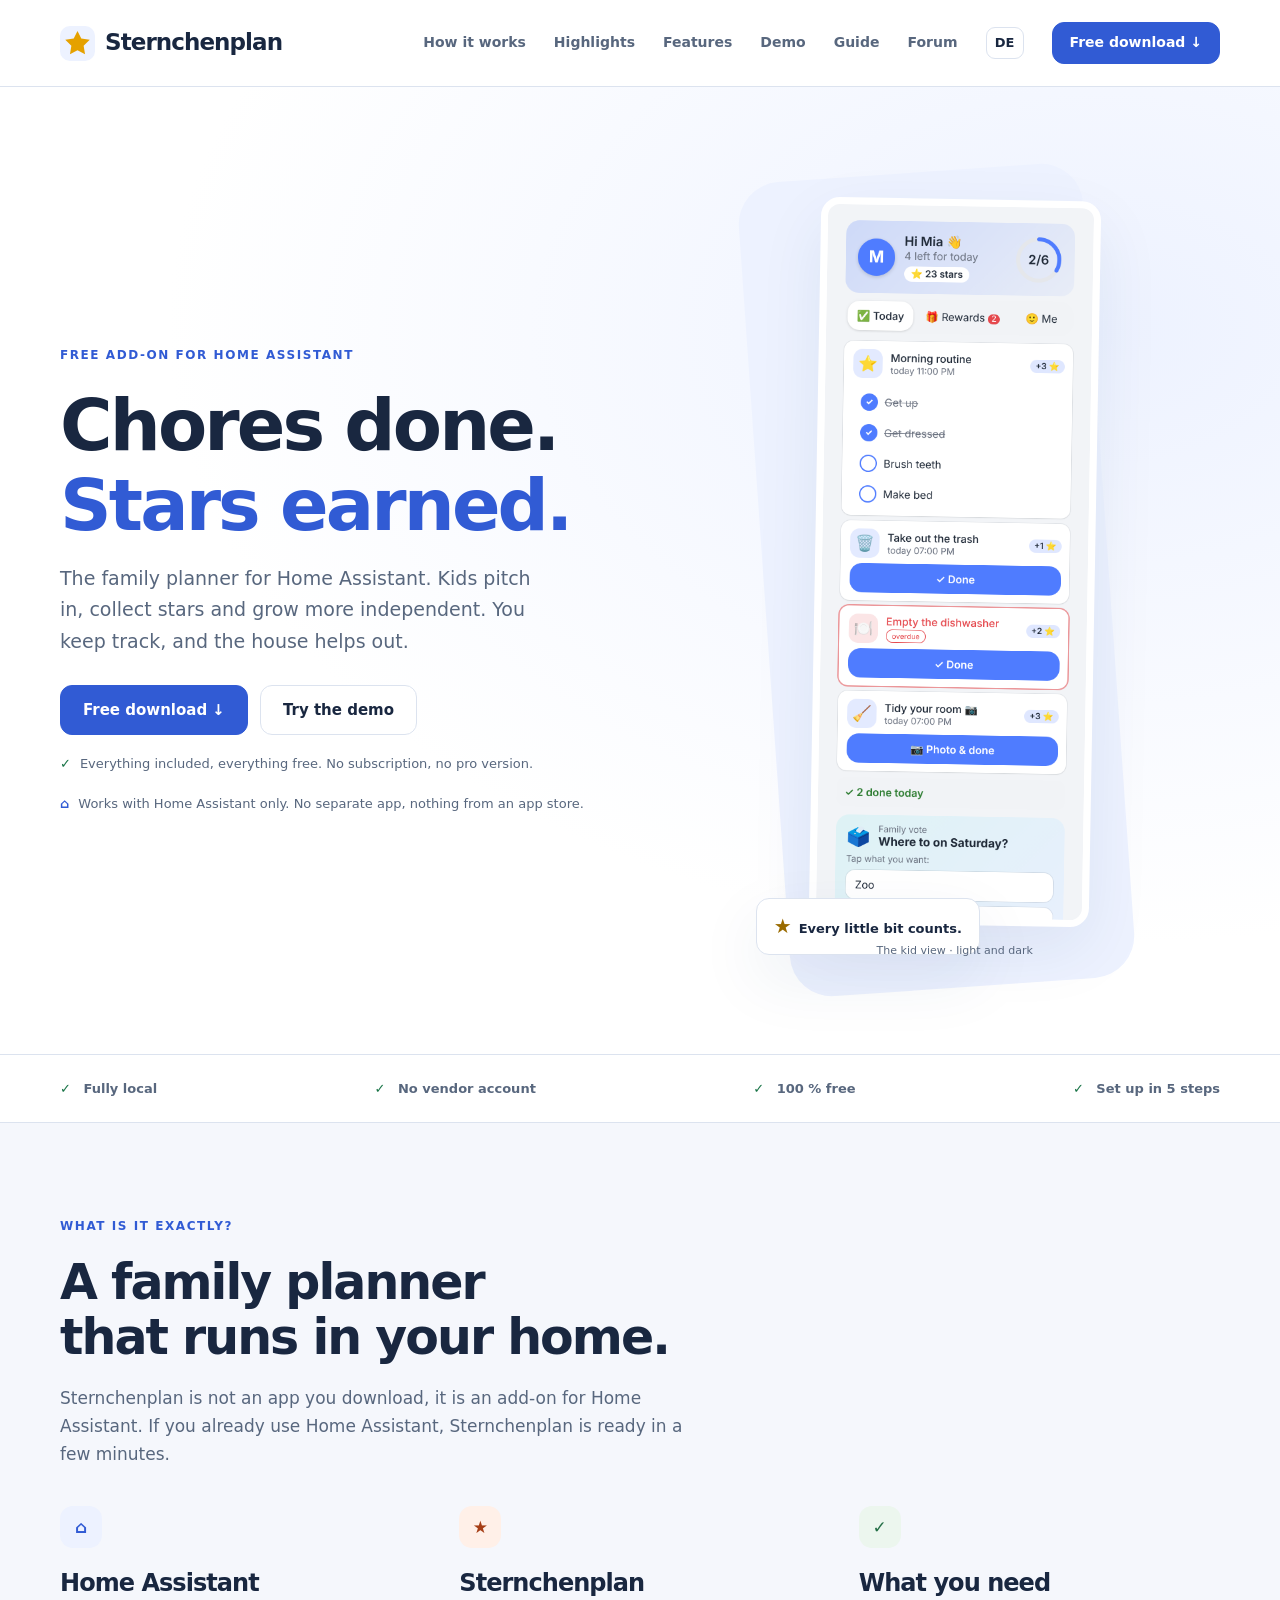
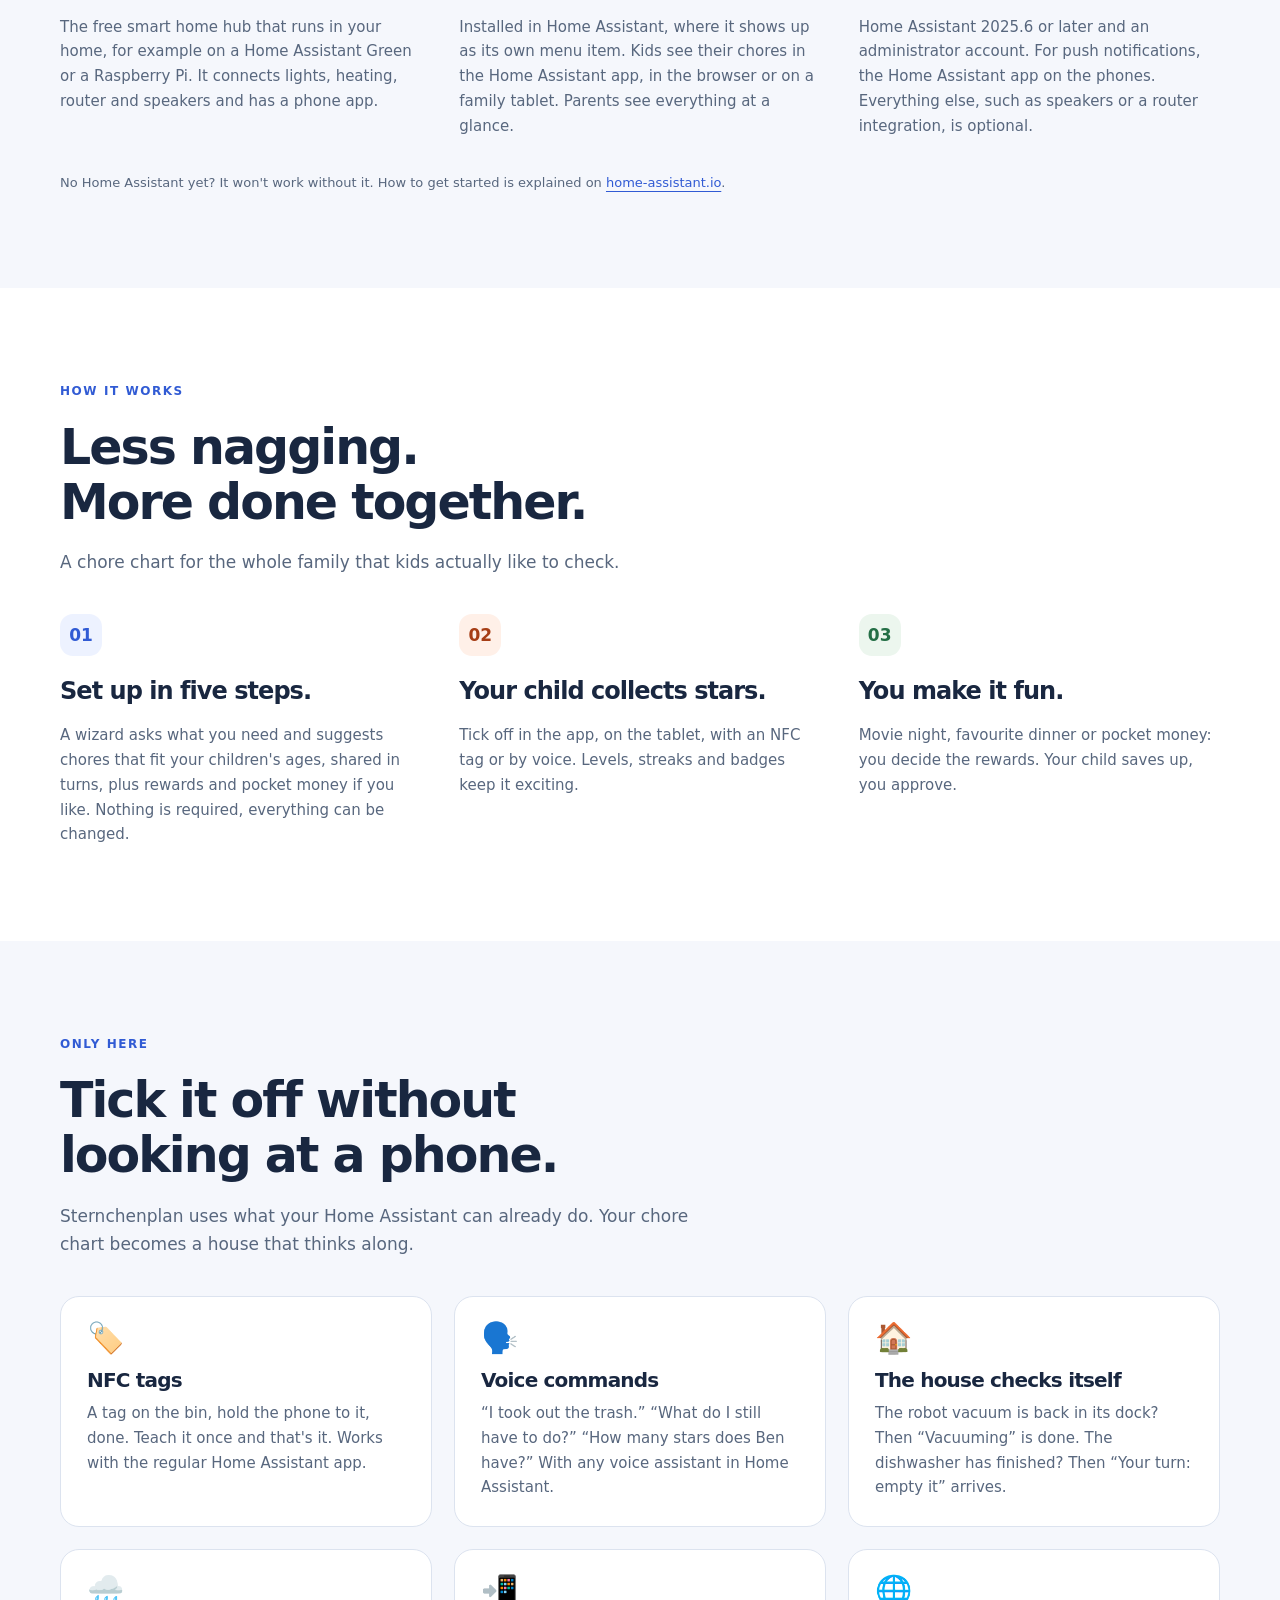
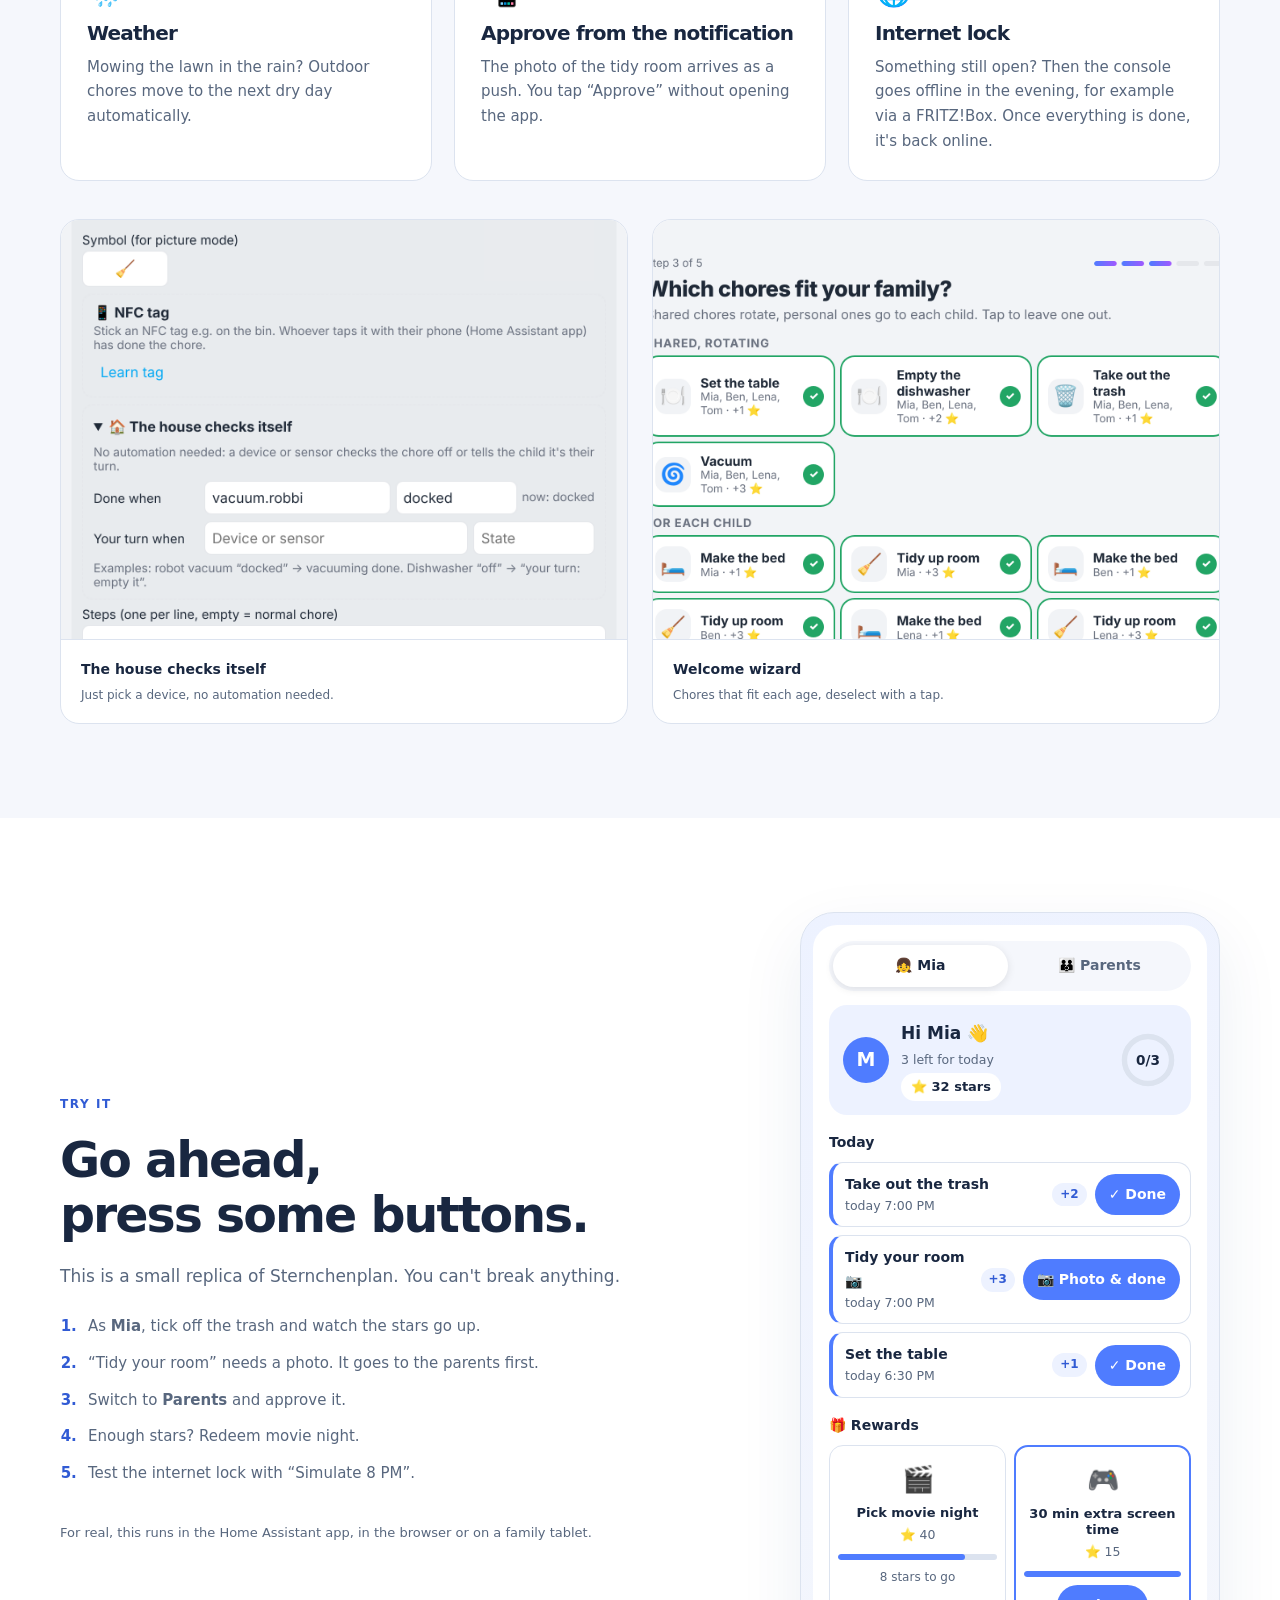
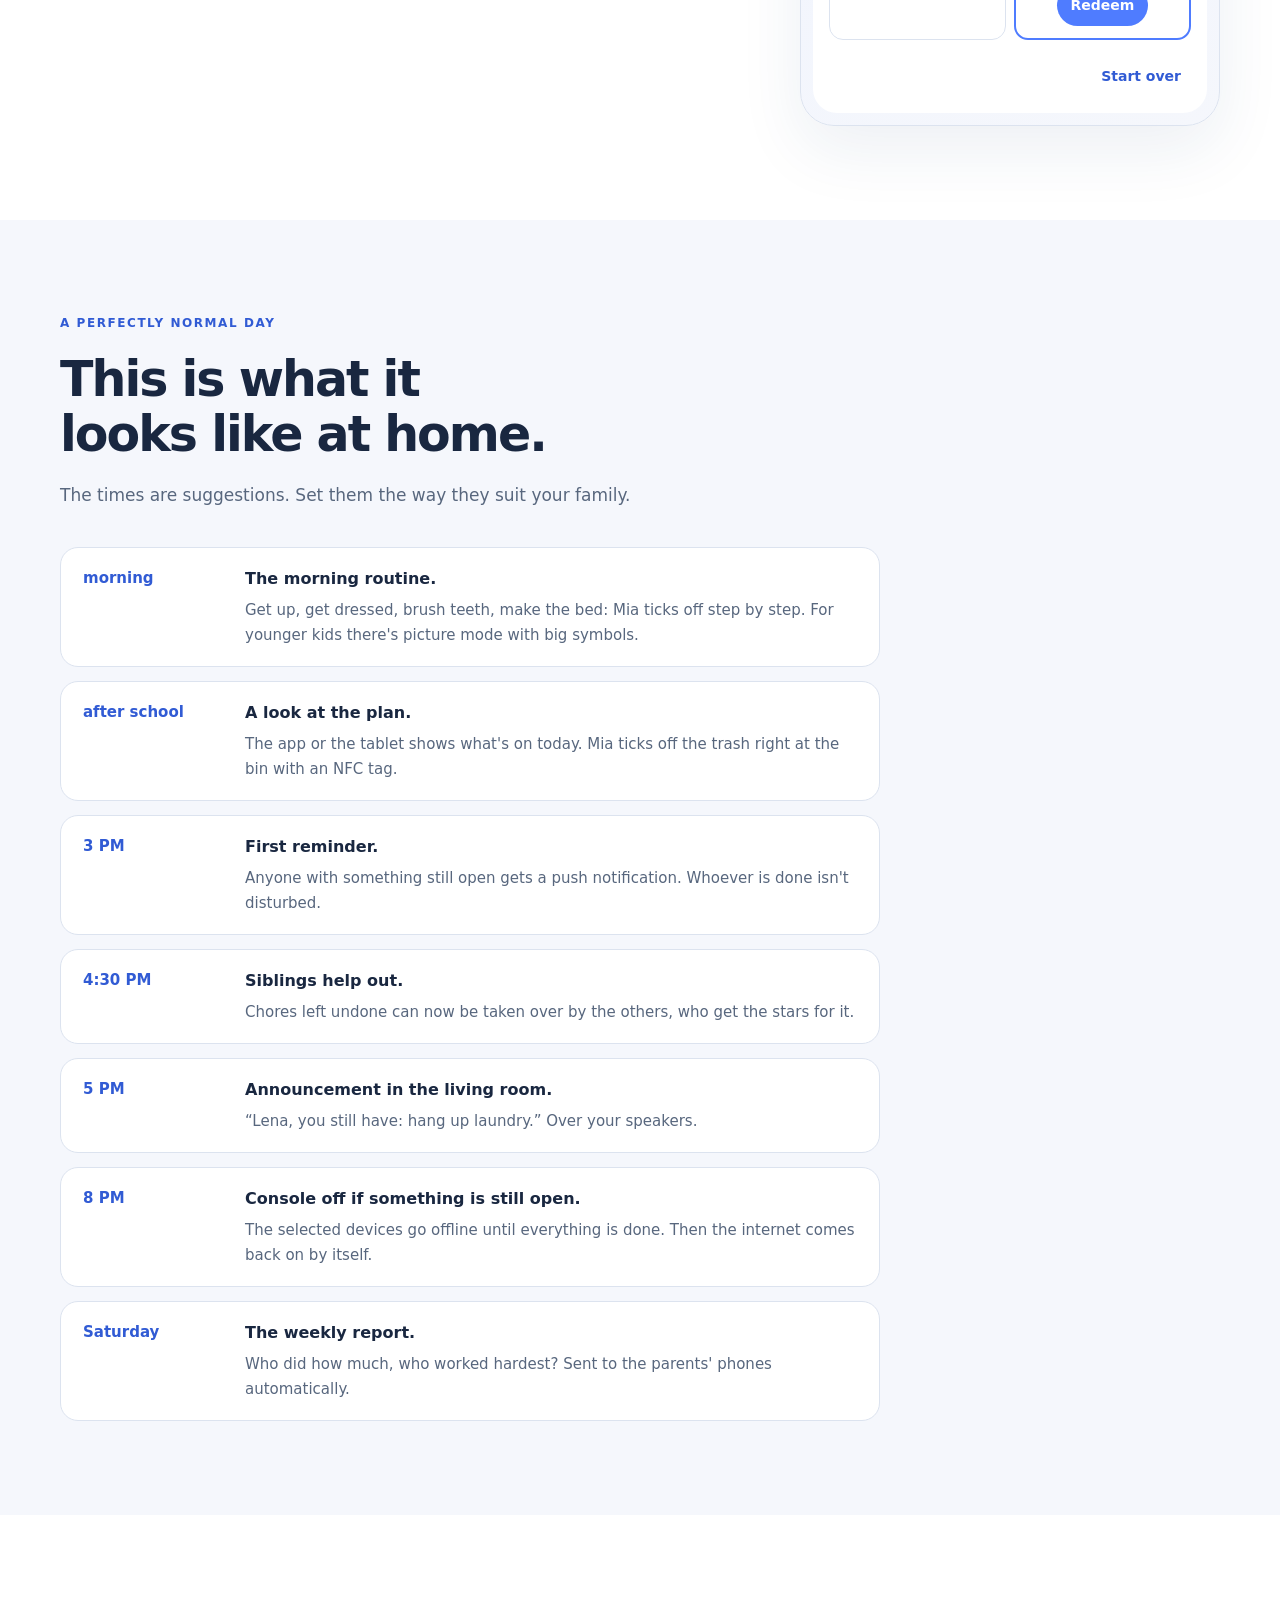
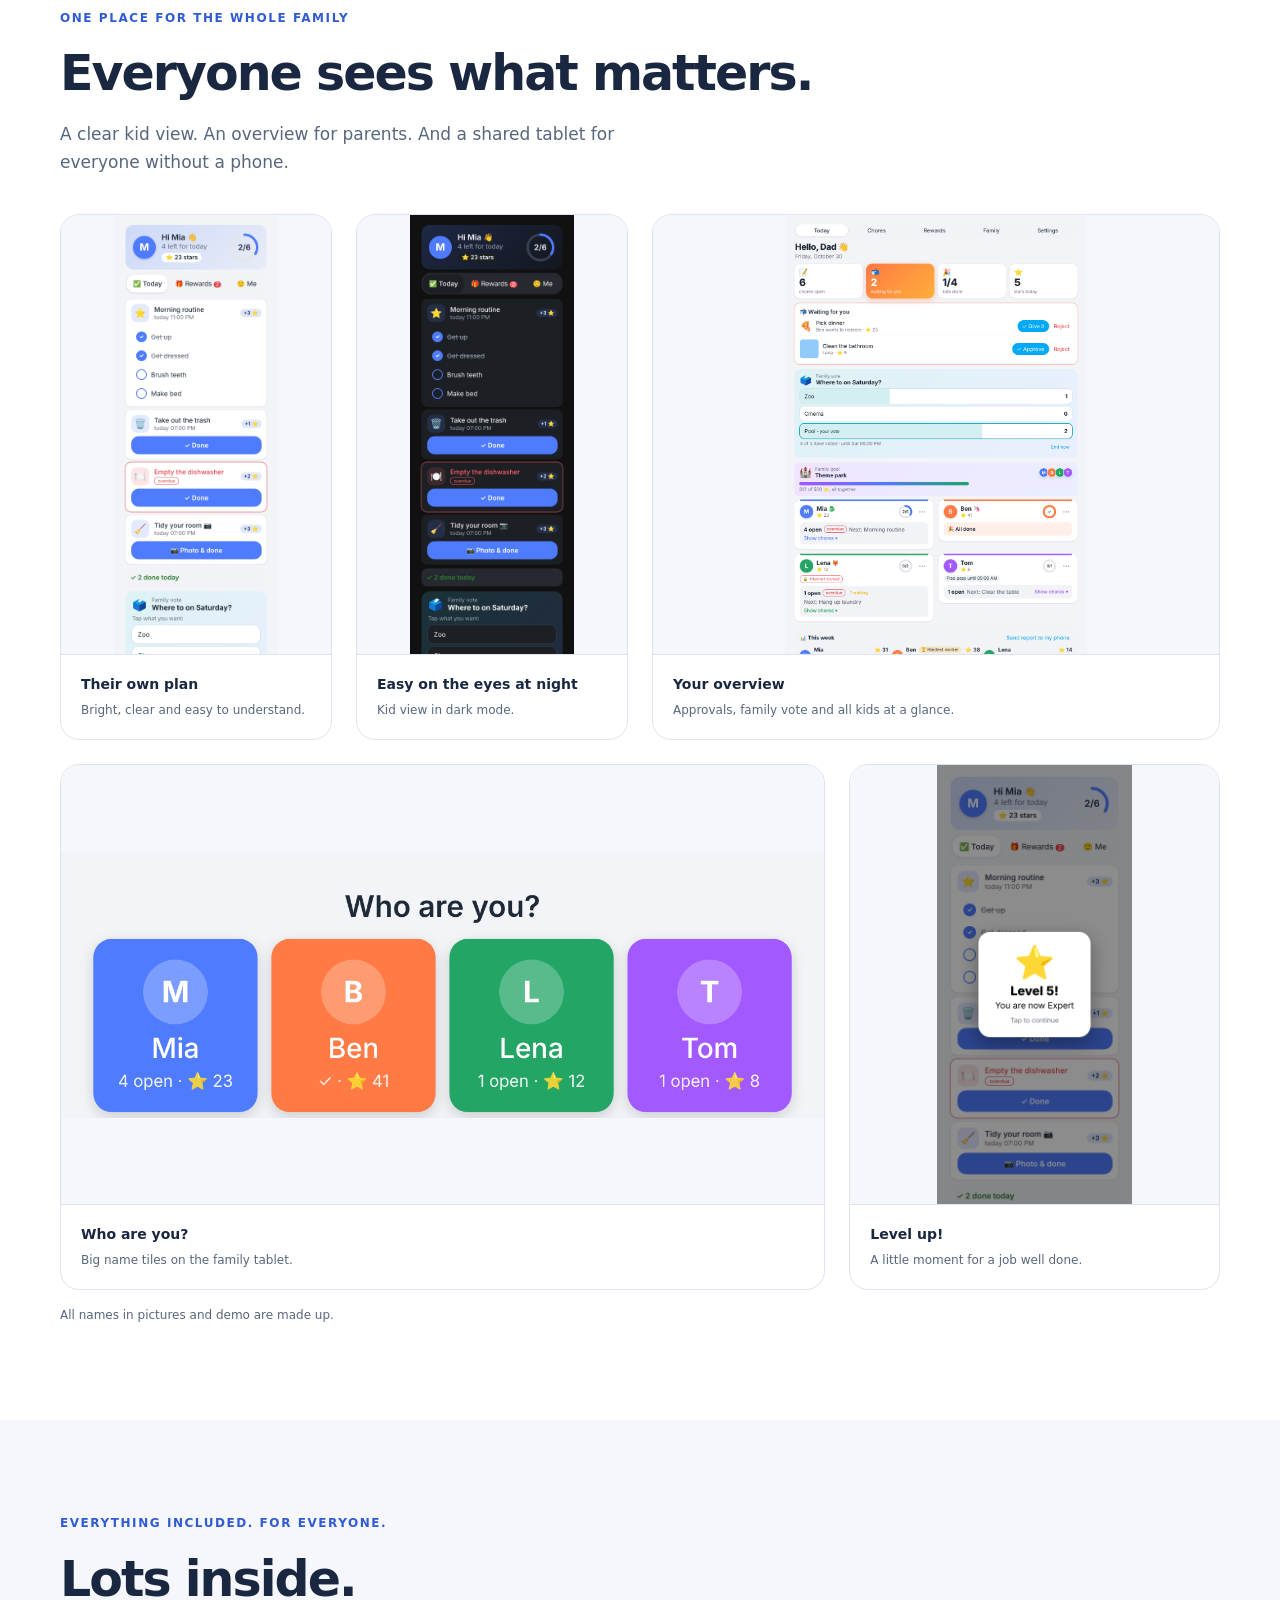
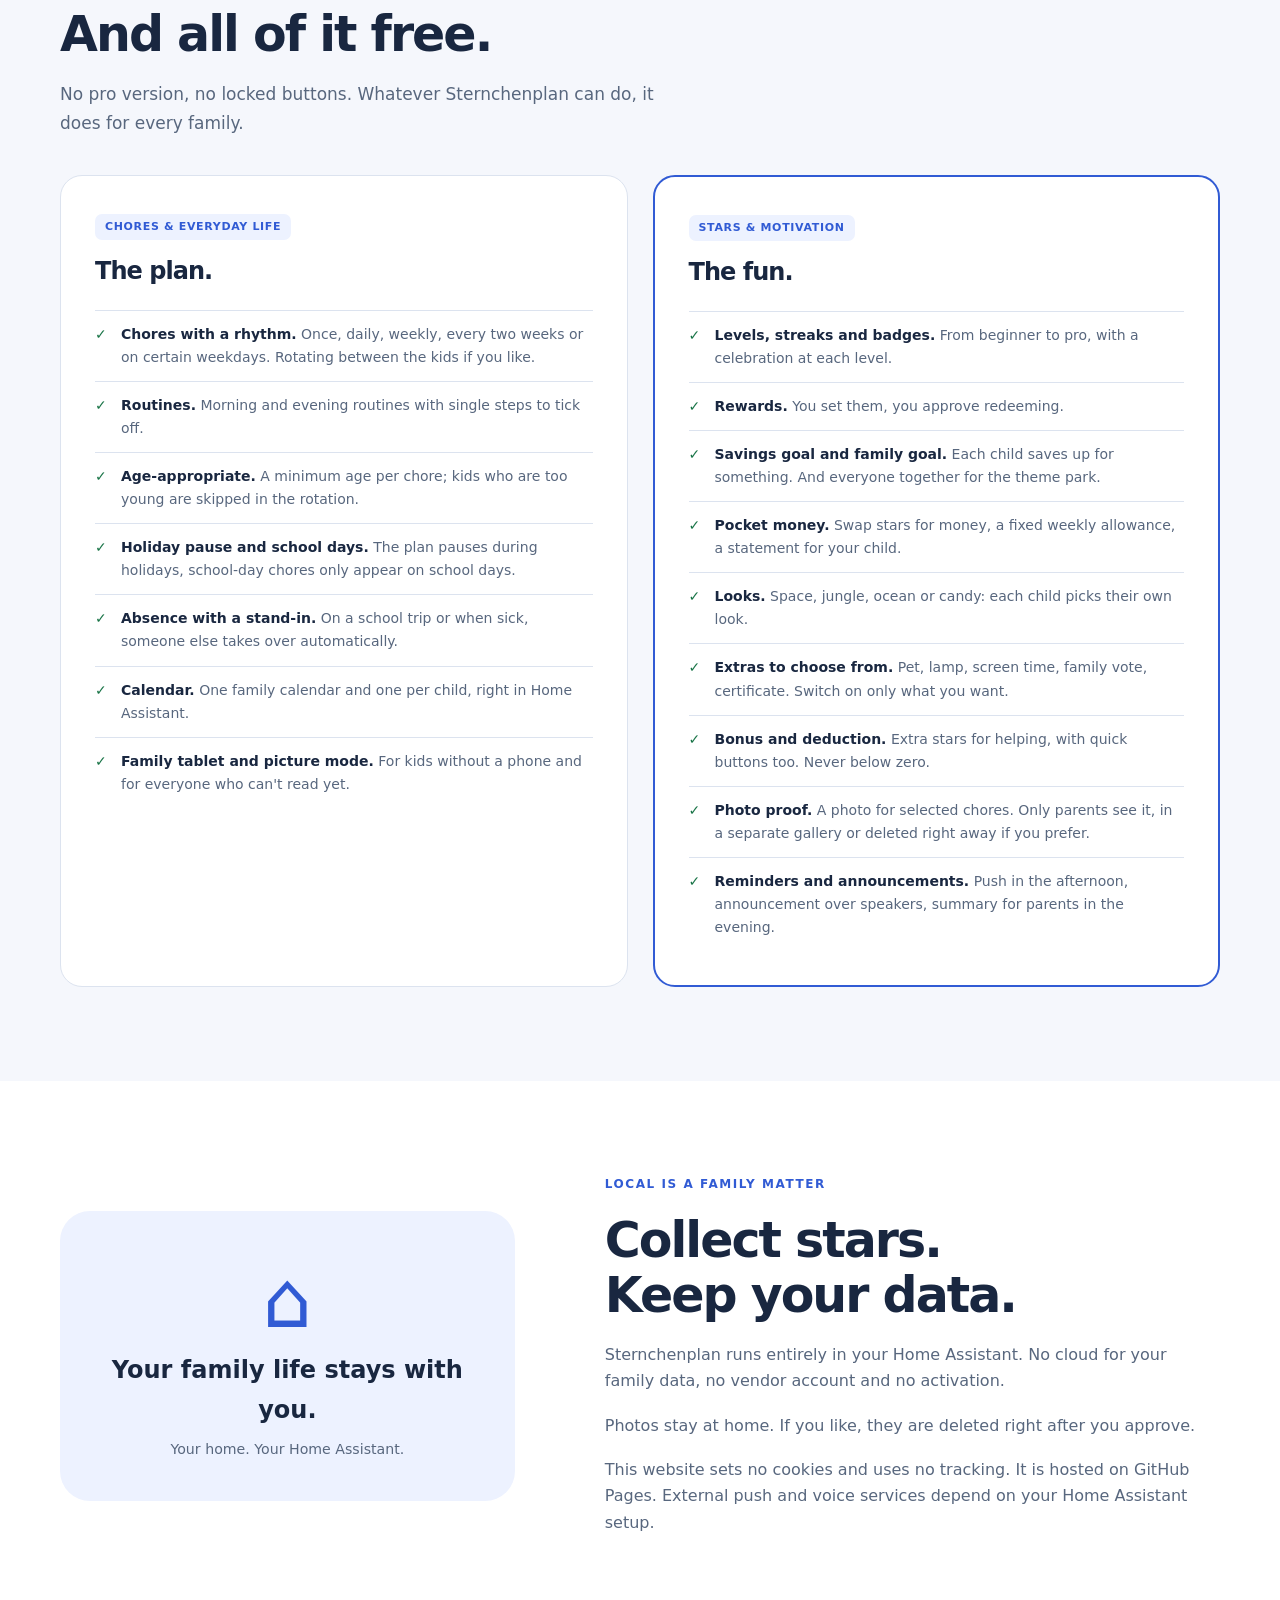
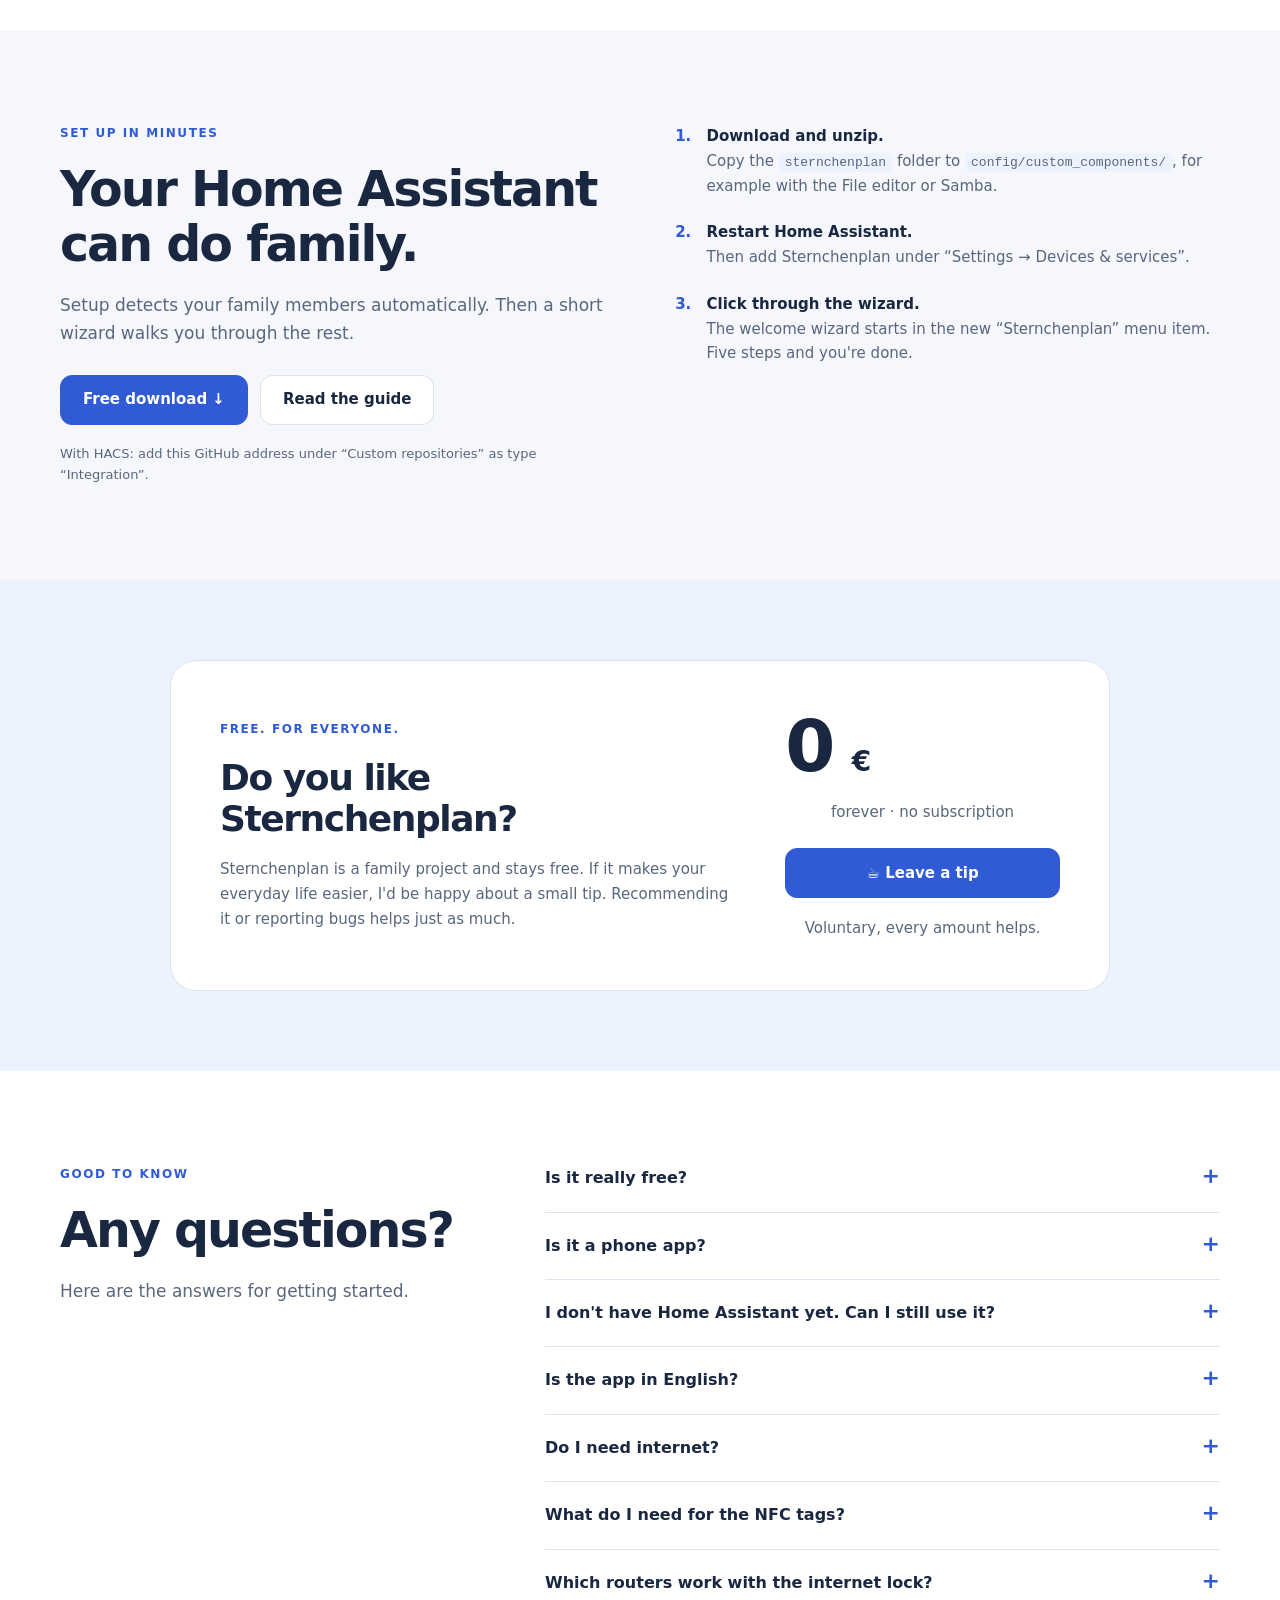
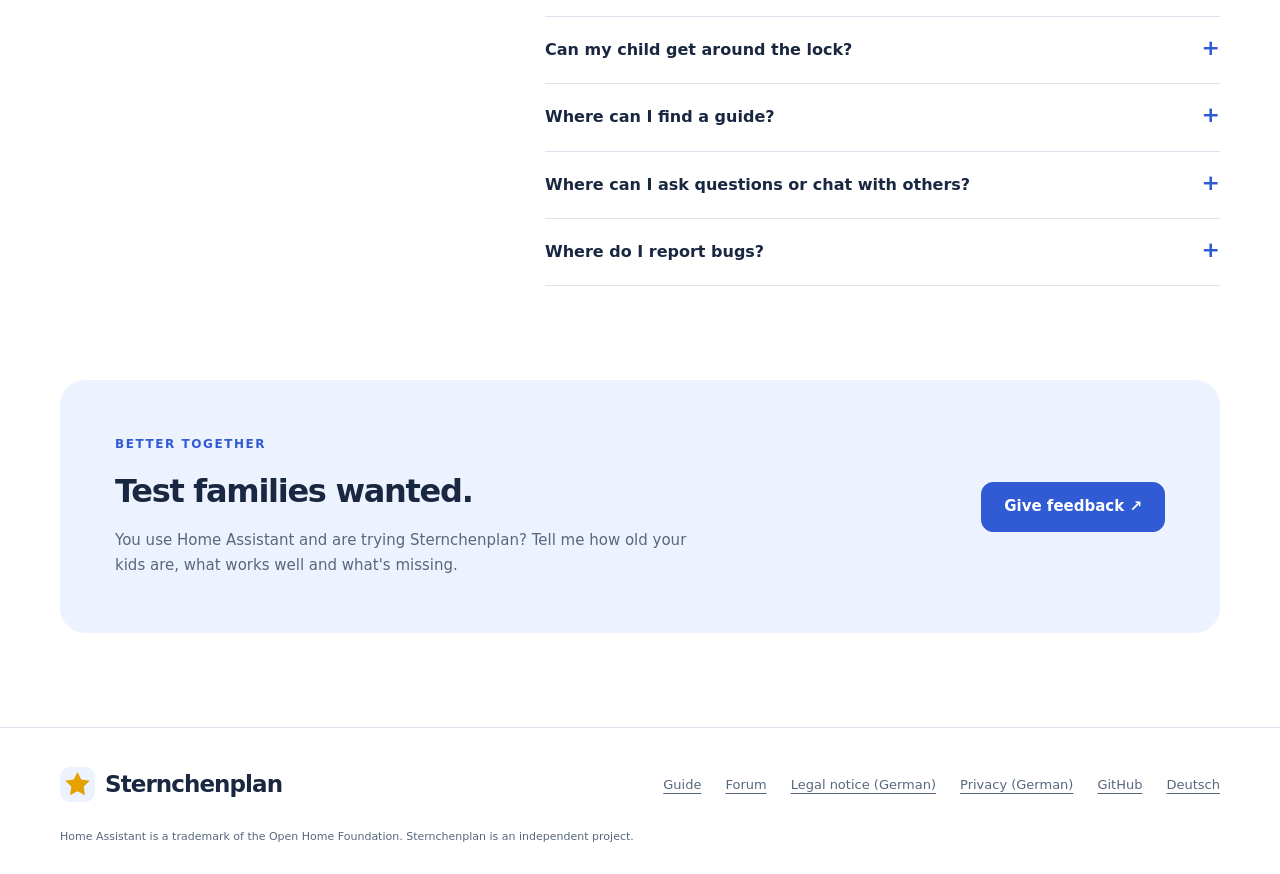
<file: docs/en/index.html>
<!doctype html>
<html lang="en"><head><meta charset="utf-8"><meta name="viewport" content="width=device-width, initial-scale=1"><meta name="color-scheme" content="light dark"><title>Sternchenplan – chores &amp; stars for kids in Home Assistant</title><meta name="description" content="The free chore chart for your family: share out chores, collect stars, set rewards. Runs locally in Home Assistant. With NFC tags, voice commands and devices that tick chores off themselves."><link rel="canonical" href="https://bchristoph1985-crypto.github.io/sternchenplan/en/index.html"><link rel="alternate" hreflang="de" href="https://bchristoph1985-crypto.github.io/sternchenplan/index.html"><link rel="alternate" hreflang="en" href="https://bchristoph1985-crypto.github.io/sternchenplan/en/index.html"><meta property="og:type" content="website"><meta property="og:locale" content="en_GB"><meta property="og:title" content="Sternchenplan – chores &amp; stars for kids in Home Assistant"><meta property="og:description" content="The free chore chart for your family: share out chores, collect stars, set rewards. Runs locally in Home Assistant. With NFC tags, voice commands and devices that tick chores off themselves."><meta property="og:url" content="https://bchristoph1985-crypto.github.io/sternchenplan/en/index.html"><meta property="og:image" content="https://bchristoph1985-crypto.github.io/sternchenplan/bilder/en/og-sternchenplan.png"><meta property="og:image:width" content="1200"><meta property="og:image:height" content="630"><meta property="og:image:alt" content="Sternchenplan – Chores done. Stars earned. The family planner for Home Assistant."><meta name="twitter:card" content="summary_large_image"><link rel="icon" href="../bilder/stern.svg" type="image/svg+xml"><link rel="stylesheet" href="../style.css"></head><body><a class="skip" href="#inhalt">Skip to content</a><header><nav class="wrap nav" aria-label="Main navigation"><a class="brand" href="index.html" aria-label="Sternchenplan – home"><img src="../bilder/stern.svg" alt="" width="35" height="35">Sternchenplan</a><div class="links"><a href="#so-gehts">How it works</a><a href="#besonders">Highlights</a><a href="#funktionen">Features</a><a href="#demo">Demo</a><a href="guide.html">Guide</a><a href="forum.html">Forum</a><a class="lang" href="../index.html" hreflang="de" lang="de" title="Deutsch">DE</a><a class="btn" href="index.html#installation">Free download <span aria-hidden="true">&nbsp;↓</span></a></div></nav></header>
<main id="inhalt"><section class="hero"><div class="wrap hero-grid"><div><div class="eyebrow">Free add-on for Home Assistant</div><h1>Chores done.<br><span>Stars earned.</span></h1><p class="lead">The family planner for Home Assistant. Kids pitch in, collect stars and grow more independent. You keep track, and the house helps out.</p><div class="actions"><a class="btn" href="#installation">Free download <span aria-hidden="true">&nbsp;↓</span></a><a class="btn secondary" href="#demo">Try the demo</a></div><p class="small hero-note"><span aria-hidden="true">✓</span> Everything included, everything free. No subscription, no pro version.</p><p class="small hero-note ha-only"><span aria-hidden="true">⌂</span> Works with Home Assistant only. No separate app, nothing from an app store.</p></div><div class="product-stage"><div class="screen"><picture><source media="(prefers-color-scheme: dark)" srcset="../bilder/en/kind-dunkel.png"><img src="../bilder/en/kind-hell.png" width="800" height="2140" fetchpriority="high" alt="Kid view: Mia sees what is still open today."></picture></div><div class="floating-note"><span aria-hidden="true">★</span>Every little bit counts.</div><small class="screen-caption">The kid view · light and dark</small></div></div></section>
<div class="trust"><div class="wrap"><div><span aria-hidden="true">✓</span> Fully local</div><div><span aria-hidden="true">✓</span> No vendor account</div><div><span aria-hidden="true">✓</span> 100 % free</div><div><span aria-hidden="true">✓</span> Set up in 5 steps</div></div></div>
<section class="section tinted" id="voraussetzungen"><div class="wrap"><div class="section-head"><div class="eyebrow">What is it exactly?</div><h2>A family planner<br>that runs in your home.</h2><p>Sternchenplan is not an app you download, it is an add-on for Home Assistant. If you already use Home Assistant, Sternchenplan is ready in a few minutes.</p></div><div class="steps"><article><div class="step-no">⌂</div><h3>Home Assistant</h3><p>The free smart home hub that runs in your home, for example on a Home Assistant Green or a Raspberry Pi. It connects lights, heating, router and speakers and has a phone app.</p></article><article><div class="step-no">★</div><h3>Sternchenplan</h3><p>Installed in Home Assistant, where it shows up as its own menu item. Kids see their chores in the Home Assistant app, in the browser or on a family tablet. Parents see everything at a glance.</p></article><article><div class="step-no">✓</div><h3>What you need</h3><p>Home Assistant 2025.6 or later and an administrator account. For push notifications, the Home Assistant app on the phones. Everything else, such as speakers or a router integration, is optional.</p></article></div><p class="small ha-hint">No Home Assistant yet? It won't work without it. How to get started is explained on <a href="https://www.home-assistant.io/installation/" rel="noopener">home-assistant.io</a>.</p></div></section>
<section class="section" id="so-gehts"><div class="wrap"><div class="section-head"><div class="eyebrow">How it works</div><h2>Less nagging.<br>More done together.</h2><p>A chore chart for the whole family that kids actually like to check.</p></div><div class="steps"><article><div class="step-no">01</div><h3>Set up in five steps.</h3><p>A wizard asks what you need and suggests chores that fit your children's ages, shared in turns, plus rewards and pocket money if you like. Nothing is required, everything can be changed.</p></article><article><div class="step-no">02</div><h3>Your child collects stars.</h3><p>Tick off in the app, on the tablet, with an NFC tag or by voice. Levels, streaks and badges keep it exciting.</p></article><article><div class="step-no">03</div><h3>You make it fun.</h3><p>Movie night, favourite dinner or pocket money: you decide the rewards. Your child saves up, you approve.</p></article></div></div></section>
<section class="section tinted" id="besonders"><div class="wrap"><div class="section-head"><div class="eyebrow">Only here</div><h2>Tick it off without<br>looking at a phone.</h2><p>Sternchenplan uses what your Home Assistant can already do. Your chore chart becomes a house that thinks along.</p></div><div class="fgrid"><article><div class="f-icon" aria-hidden="true">🏷️</div><h3>NFC tags</h3><p>A tag on the bin, hold the phone to it, done. Teach it once and that's it. Works with the regular Home Assistant app.</p></article><article><div class="f-icon" aria-hidden="true">🗣️</div><h3>Voice commands</h3><p>“I took out the trash.” “What do I still have to do?” “How many stars does Ben have?” With any voice assistant in Home Assistant.</p></article><article><div class="f-icon" aria-hidden="true">🏠</div><h3>The house checks itself</h3><p>The robot vacuum is back in its dock? Then “Vacuuming” is done. The dishwasher has finished? Then “Your turn: empty it” arrives.</p></article><article><div class="f-icon" aria-hidden="true">🌧️</div><h3>Weather</h3><p>Mowing the lawn in the rain? Outdoor chores move to the next dry day automatically.</p></article><article><div class="f-icon" aria-hidden="true">📲</div><h3>Approve from the notification</h3><p>The photo of the tidy room arrives as a push. You tap “Approve” without opening the app.</p></article><article><div class="f-icon" aria-hidden="true">🌐</div><h3>Internet lock</h3><p>Something still open? Then the console goes offline in the evening, for example via a FRITZ!Box. Once everything is done, it's back online.</p></article></div><div class="duo"><figure><img src="../bilder/en/haus.png" width="1288" height="1525" loading="lazy" alt="Chore Vacuuming: done when the robot vacuum Robbi is docked."><figcaption>The house checks itself<small>Just pick a device, no automation needed.</small></figcaption></figure><figure><img src="../bilder/en/startpaket.png" width="1800" height="1040" loading="lazy" alt="Welcome wizard: suitable chores for Mia, Ben, Lena and Tom, tap to deselect."><figcaption>Welcome wizard<small>Chores that fit each age, deselect with a tap.</small></figcaption></figure></div></div></section>
<section class="section" id="demo"><div class="wrap demo-grid"><div class="demo-text"><div class="eyebrow">Try it</div><h2>Go ahead,<br>press some buttons.</h2><p>This is a small replica of Sternchenplan. You can't break anything.</p><ol class="demo-steps"><li>As <strong>Mia</strong>, tick off the trash and watch the stars go up.</li><li>“Tidy your room” needs a photo. It goes to the parents first.</li><li>Switch to <strong>Parents</strong> and approve it.</li><li>Enough stars? Redeem movie night.</li><li>Test the internet lock with “Simulate 8 PM”.</li></ol><p class="small">For real, this runs in the Home Assistant app, in the browser or on a family tablet.</p></div><div class="demo-shell"><div id="demo-app" class="demo-app" aria-label="Interactive Sternchenplan demo"><noscript><p class="d-empty">The demo needs JavaScript.</p></noscript></div></div></div></section>
<section class="section tinted" id="alltag"><div class="wrap"><div class="section-head"><div class="eyebrow">A perfectly normal day</div><h2>This is what it<br>looks like at home.</h2><p>The times are suggestions. Set them the way they suit your family.</p></div><ol class="day"><li><time>morning</time><strong>The morning routine.</strong><span>Get up, get dressed, brush teeth, make the bed: Mia ticks off step by step. For younger kids there's picture mode with big symbols.</span></li><li><time>after school</time><strong>A look at the plan.</strong><span>The app or the tablet shows what's on today. Mia ticks off the trash right at the bin with an NFC tag.</span></li><li><time>3 PM</time><strong>First reminder.</strong><span>Anyone with something still open gets a push notification. Whoever is done isn't disturbed.</span></li><li><time>4:30 PM</time><strong>Siblings help out.</strong><span>Chores left undone can now be taken over by the others, who get the stars for it.</span></li><li><time>5 PM</time><strong>Announcement in the living room.</strong><span>“Lena, you still have: hang up laundry.” Over your speakers.</span></li><li><time>8 PM</time><strong>Console off if something is still open.</strong><span>The selected devices go offline until everything is done. Then the internet comes back on by itself.</span></li><li><time>Saturday</time><strong>The weekly report.</strong><span>Who did how much, who worked hardest? Sent to the parents' phones automatically.</span></li></ol></div></section>
<section class="section" id="einblicke"><div class="wrap"><div class="section-head"><div class="eyebrow">One place for the whole family</div><h2>Everyone sees what matters.</h2><p>A clear kid view. An overview for parents. And a shared tablet for everyone without a phone.</p></div><div class="gallery"><figure><img src="../bilder/en/kind-hell.png" alt="Kid view in light mode with the tabs Today, Rewards and Me." width="800" height="2140" loading="lazy"><figcaption>Their own plan<small>Bright, clear and easy to understand.</small></figcaption></figure><figure><img src="../bilder/en/kind-dunkel.png" alt="Kid view in dark mode." width="800" height="2140" loading="lazy"><figcaption>Easy on the eyes at night<small>Kid view in dark mode.</small></figcaption></figure><figure><img src="../bilder/en/eltern.png" alt="Parent view with approvals, family vote, family goal and compact cards for each child." width="1800" height="2622" loading="lazy"><figcaption>Your overview<small>Approvals, family vote and all kids at a glance.</small></figcaption></figure><figure><img src="../bilder/en/tablet.png" alt="Family tablet with big name tiles for Mia, Ben, Lena and Tom." width="1320" height="460" loading="lazy"><figcaption>Who are you?<small>Big name tiles on the family tablet.</small></figcaption></figure><figure><img src="../bilder/en/feier.png" alt="Level 5 reached: You are now Expert." width="800" height="1800" loading="lazy"><figcaption>Level up!<small>A little moment for a job well done.</small></figcaption></figure></div><p class="gallery-note">All names in pictures and demo are made up.</p></div></section>
<section class="section tinted" id="funktionen"><div class="wrap"><div class="section-head"><div class="eyebrow">Everything included. For everyone.</div><h2>Lots inside.<br>And all of it free.</h2><p>No pro version, no locked buttons. Whatever Sternchenplan can do, it does for every family.</p></div><div class="plans"><article class="plan"><span class="label">Chores &amp; everyday life</span><h3>The plan.</h3><ul class="feature-list"><li><strong>Chores with a rhythm.</strong> Once, daily, weekly, every two weeks or on certain weekdays. Rotating between the kids if you like.</li><li><strong>Routines.</strong> Morning and evening routines with single steps to tick off.</li><li><strong>Age-appropriate.</strong> A minimum age per chore; kids who are too young are skipped in the rotation.</li><li><strong>Holiday pause and school days.</strong> The plan pauses during holidays, school-day chores only appear on school days.</li><li><strong>Absence with a stand-in.</strong> On a school trip or when sick, someone else takes over automatically.</li><li><strong>Calendar.</strong> One family calendar and one per child, right in Home Assistant.</li><li><strong>Family tablet and picture mode.</strong> For kids without a phone and for everyone who can't read yet.</li></ul></article><article class="plan pro"><span class="label">Stars &amp; motivation</span><h3>The fun.</h3><ul class="feature-list"><li><strong>Levels, streaks and badges.</strong> From beginner to pro, with a celebration at each level.</li><li><strong>Rewards.</strong> You set them, you approve redeeming.</li><li><strong>Savings goal and family goal.</strong> Each child saves up for something. And everyone together for the theme park.</li><li><strong>Pocket money.</strong> Swap stars for money, a fixed weekly allowance, a statement for your child.</li><li><strong>Looks.</strong> Space, jungle, ocean or candy: each child picks their own look.</li><li><strong>Extras to choose from.</strong> Pet, lamp, screen time, family vote, certificate. Switch on only what you want.</li><li><strong>Bonus and deduction.</strong> Extra stars for helping, with quick buttons too. Never below zero.</li><li><strong>Photo proof.</strong> A photo for selected chores. Only parents see it, in a separate gallery or deleted right away if you prefer.</li><li><strong>Reminders and announcements.</strong> Push in the afternoon, announcement over speakers, summary for parents in the evening.</li></ul></article></div></div></section>
<section class="section" id="lokal"><div class="wrap privacy"><div class="privacy-visual"><div class="house" aria-hidden="true">⌂</div><strong>Your family life stays with you.</strong><small>Your home. Your Home Assistant.</small></div><div><div class="eyebrow">Local is a family matter</div><h2>Collect stars.<br>Keep your data.</h2><p>Sternchenplan runs entirely in your Home Assistant. No cloud for your family data, no vendor account and no activation.</p><p>Photos stay at home. If you like, they are deleted right after you approve.</p><p class="small">This website sets no cookies and uses no tracking. It is hosted on GitHub Pages. External push and voice services depend on your Home Assistant setup.</p></div></div></section>
<section class="section tinted" id="installation"><div class="wrap install"><div><div class="eyebrow">Set up in minutes</div><h2>Your Home Assistant<br>can do family.</h2><p>Setup detects your family members automatically. Then a short wizard walks you through the rest.</p><div class="actions"><a class="btn" href="https://github.com/bchristoph1985-crypto/sternchenplan/releases/latest/download/sternchenplan.zip">Free download <span aria-hidden="true">&nbsp;↓</span></a><a class="btn secondary" href="guide.html">Read the guide</a></div><p class="small">With HACS: add this GitHub address under “Custom repositories” as type “Integration”.</p></div><ol><li><strong>Download and unzip.</strong><br>Copy the <code>sternchenplan</code> folder to <code>config/custom_components/</code>, for example with the File editor or Samba.</li><li><strong>Restart Home Assistant.</strong><br>Then add Sternchenplan under “Settings → Devices &amp; services”.</li><li><strong>Click through the wizard.</strong><br>The welcome wizard starts in the new “Sternchenplan” menu item. Five steps and you're done.</li></ol></div></section>
<section class="price-section" id="trinkgeld"><div class="wrap"><div class="price-card"><div><div class="eyebrow">Free. For everyone.</div><h2>Do you like<br>Sternchenplan?</h2><p>Sternchenplan is a family project and stays free. If it makes your everyday life easier, I'd be happy about a small tip. Recommending it or reporting bugs helps just as much.</p></div><div class="price-buy"><div class="price-main">0 <small>€</small></div><p class="small">forever · no subscription</p><a class="btn" href="https://github.com/bchristoph1985-crypto/sternchenplan#trinkgeld">☕ Leave a tip</a><p class="small">Voluntary, every amount helps.</p></div></div></div></section>
<section class="section" id="fragen"><div class="wrap faq-layout"><div><div class="eyebrow">Good to know</div><h2>Any questions?</h2><p>Here are the answers for getting started.</p></div><div><details><summary>Is it really free?</summary><p>Yes. All features are free, with no trial and no subscription. If you like, you can leave a voluntary tip.</p></details><details><summary>Is it a phone app?</summary><p>No. Sternchenplan is an add-on for Home Assistant and only runs there. On the phone you use the free Home Assistant app, where Sternchenplan shows up as its own menu item.</p></details><details><summary>I don't have Home Assistant yet. Can I still use it?</summary><p>No, Sternchenplan doesn't work without Home Assistant. Home Assistant itself is free and runs on a small computer at home. How to get started is explained on <a href="https://www.home-assistant.io/installation/" rel="noopener">home-assistant.io</a>.</p></details><details><summary>Is the app in English?</summary><p>Yes. Sternchenplan follows the language of your Home Assistant user, in German or English. The voice commands also work in both languages.</p></details><details><summary>Do I need internet?</summary><p>Not for everyday use, only for the download. Push notifications and some speakers may use external services depending on your setup.</p></details><details><summary>What do I need for the NFC tags?</summary><p>Writable NFC tags (NTAG213 or similar, a few cents each) and a phone with NFC and the Home Assistant app. In Sternchenplan, tap “Learn tag” on the chore and hold the phone to it.</p></details><details><summary>Which routers work with the internet lock?</summary><p>What matters is that Home Assistant has a switch for the device's internet access, for example through the FRITZ!Box integration. You pick the devices yourself. Best leave phones out so your child stays reachable.</p></details><details><summary>Can my child get around the lock?</summary><p>The lock only controls the selected devices. A mobile hotspot or a device you didn't add can get around it. It supports your family agreements, it is not a complete parental control.</p></details><details><summary>Where can I find a guide?</summary><p>The <a href="guide.html">guide</a> covers everything from installation to the last setting, each with the way to get there.</p></details><details><summary>Where can I ask questions or chat with others?</summary><p>In the <a href="forum.html">forum</a>. Anyone can read it; to write you need a free GitHub account.</p></details><details><summary>Where do I report bugs?</summary><p>On GitHub under <a href="https://github.com/bchristoph1985-crypto/sternchenplan/issues" rel="noopener">Issues</a>. You need a free GitHub account.</p></details></div></div></section><section class="section" style="padding-top:0"><div class="wrap"><div class="test-family"><div><div class="eyebrow">Better together</div><h2>Test families wanted.</h2><p>You use Home Assistant and are trying Sternchenplan? Tell me how old your kids are, what works well and what's missing.</p></div><a class="btn" href="https://github.com/bchristoph1985-crypto/sternchenplan/issues/new" rel="noopener">Give feedback <span aria-hidden="true">&nbsp;↗</span></a></div></div></section></main><footer><div class="wrap"><div class="footer-top"><a class="brand" href="index.html" aria-label="Sternchenplan – home"><img src="../bilder/stern.svg" alt="" width="35" height="35">Sternchenplan</a><nav class="footer-links" aria-label="Legal and contact"><a href="guide.html">Guide</a><a href="forum.html">Forum</a><a href="../impressum.html" hreflang="de">Legal notice (German)</a><a href="../datenschutz.html" hreflang="de">Privacy (German)</a><a href="https://github.com/bchristoph1985-crypto/sternchenplan">GitHub</a><a href="../index.html" hreflang="de" lang="de">Deutsch</a></nav></div><p class="small">Home Assistant is a trademark of the Open Home Foundation. Sternchenplan is an independent project.</p></div></footer><script src="demo.js" defer></script></body></html>
</file>
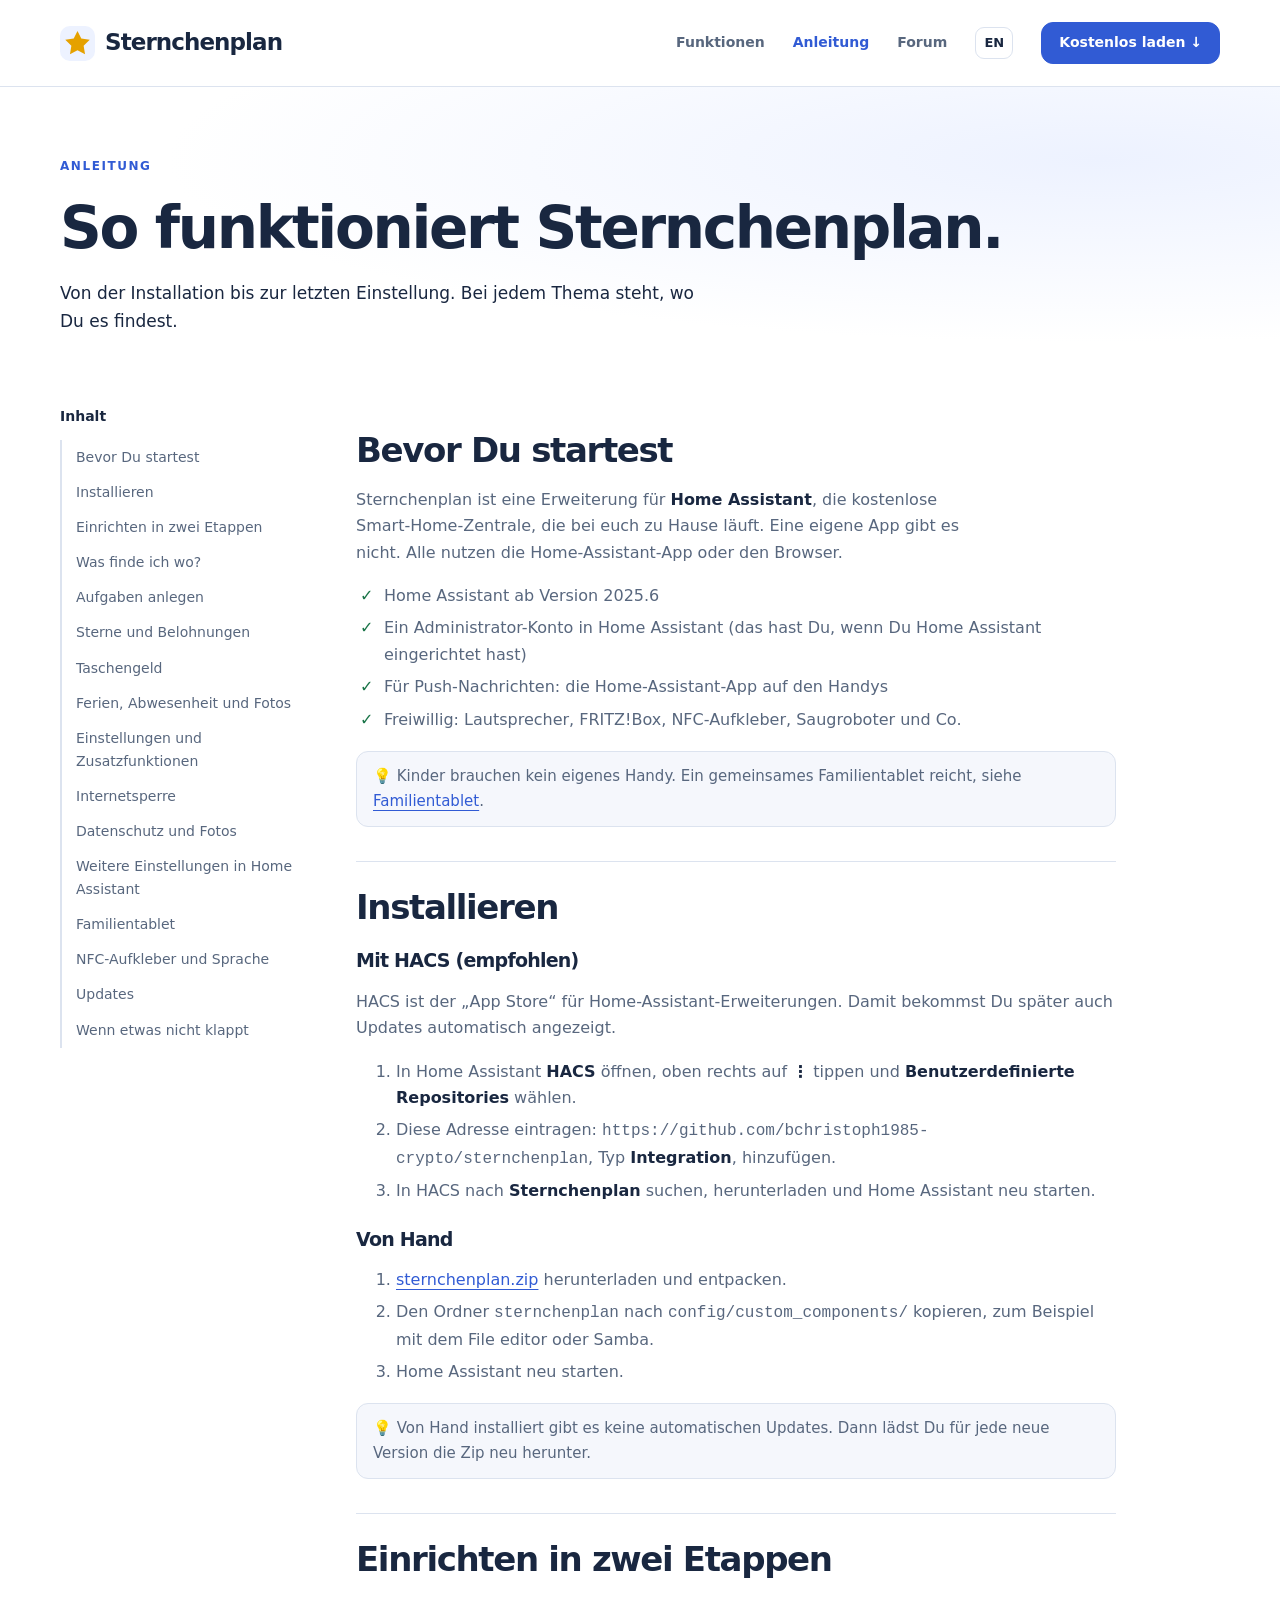
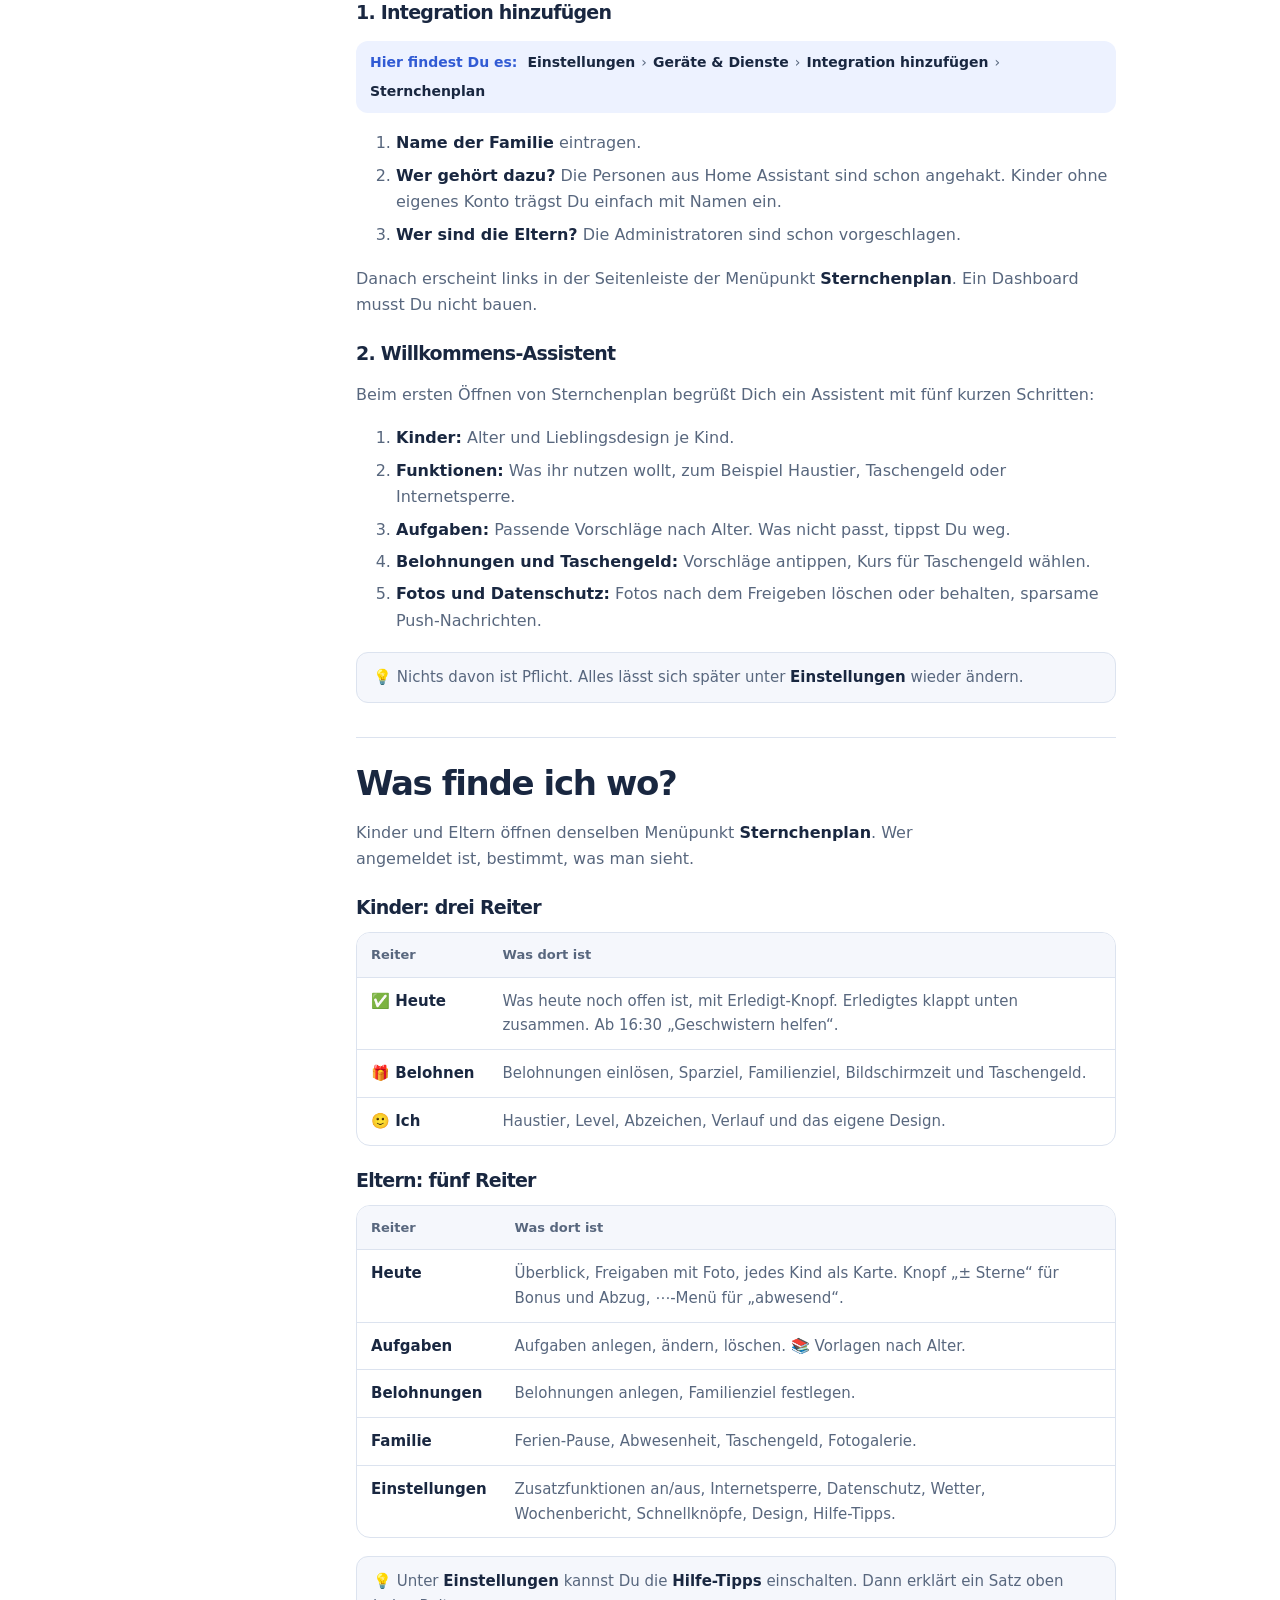
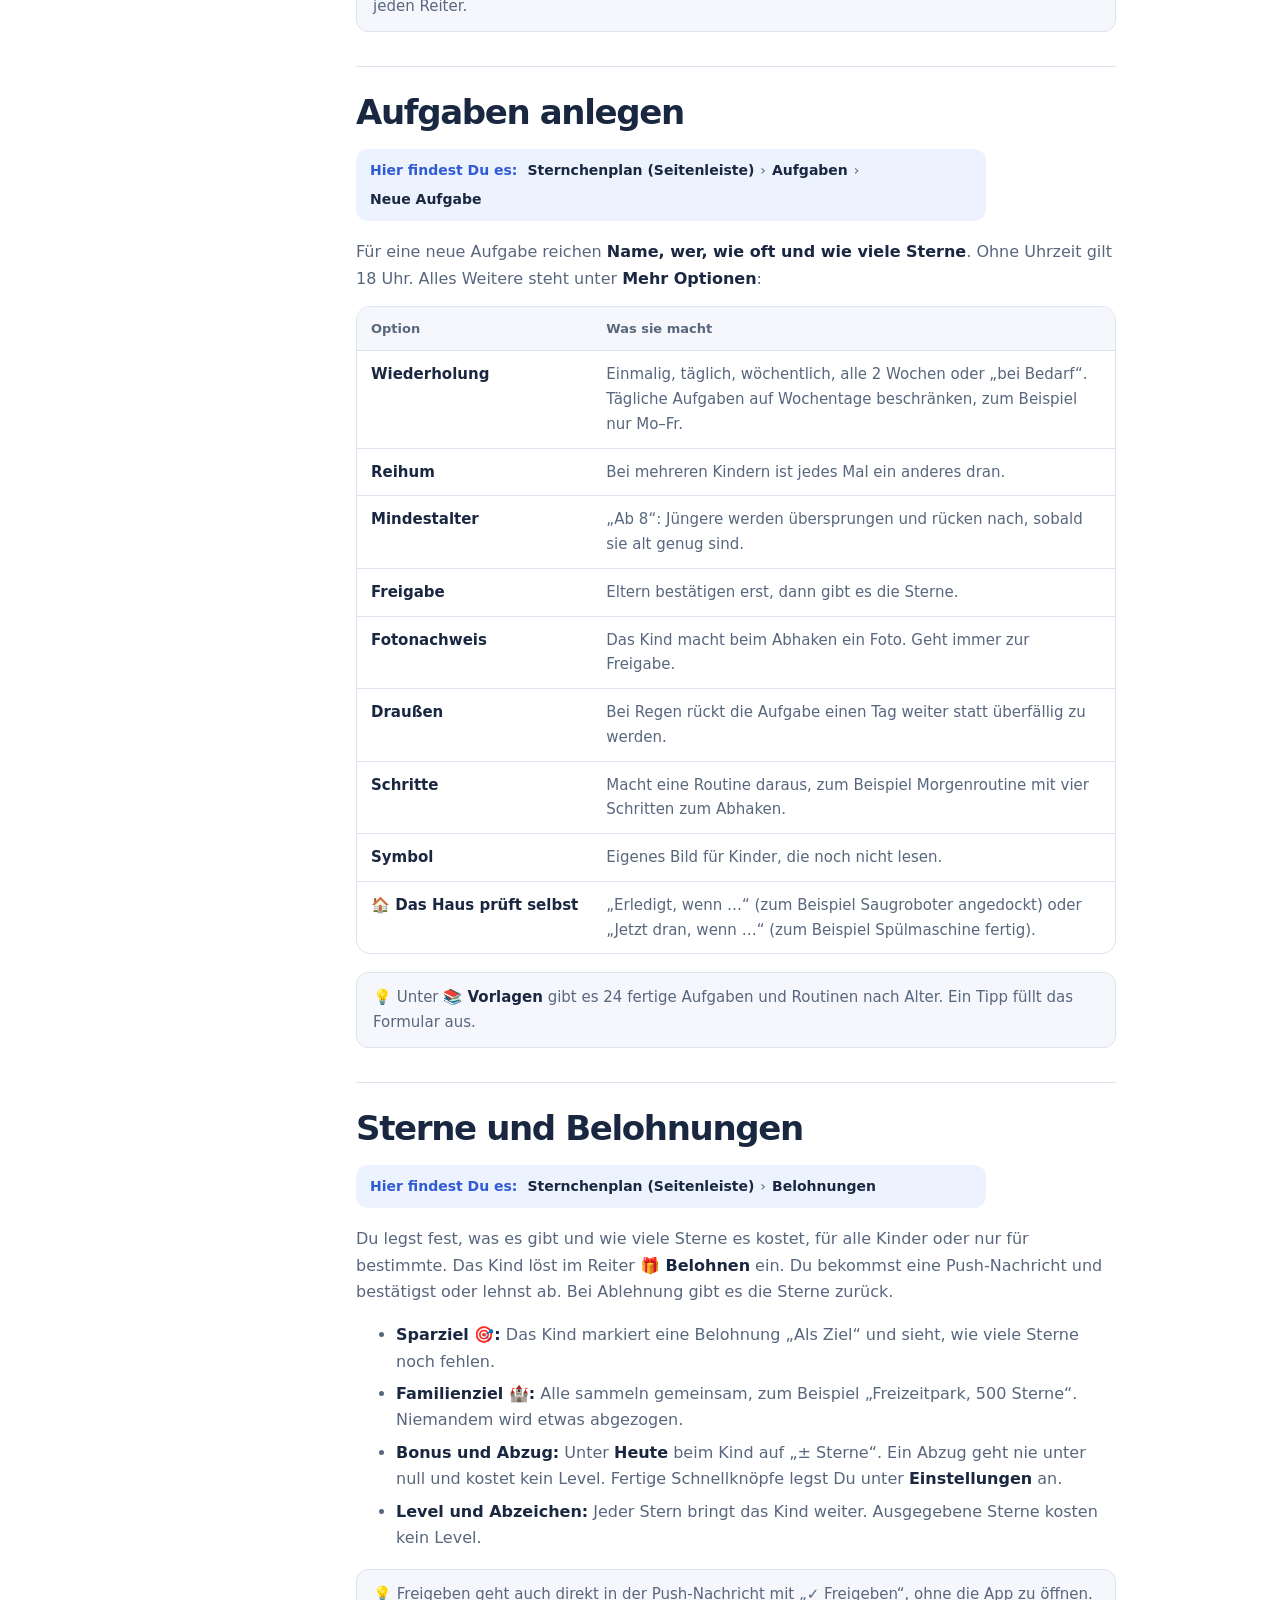
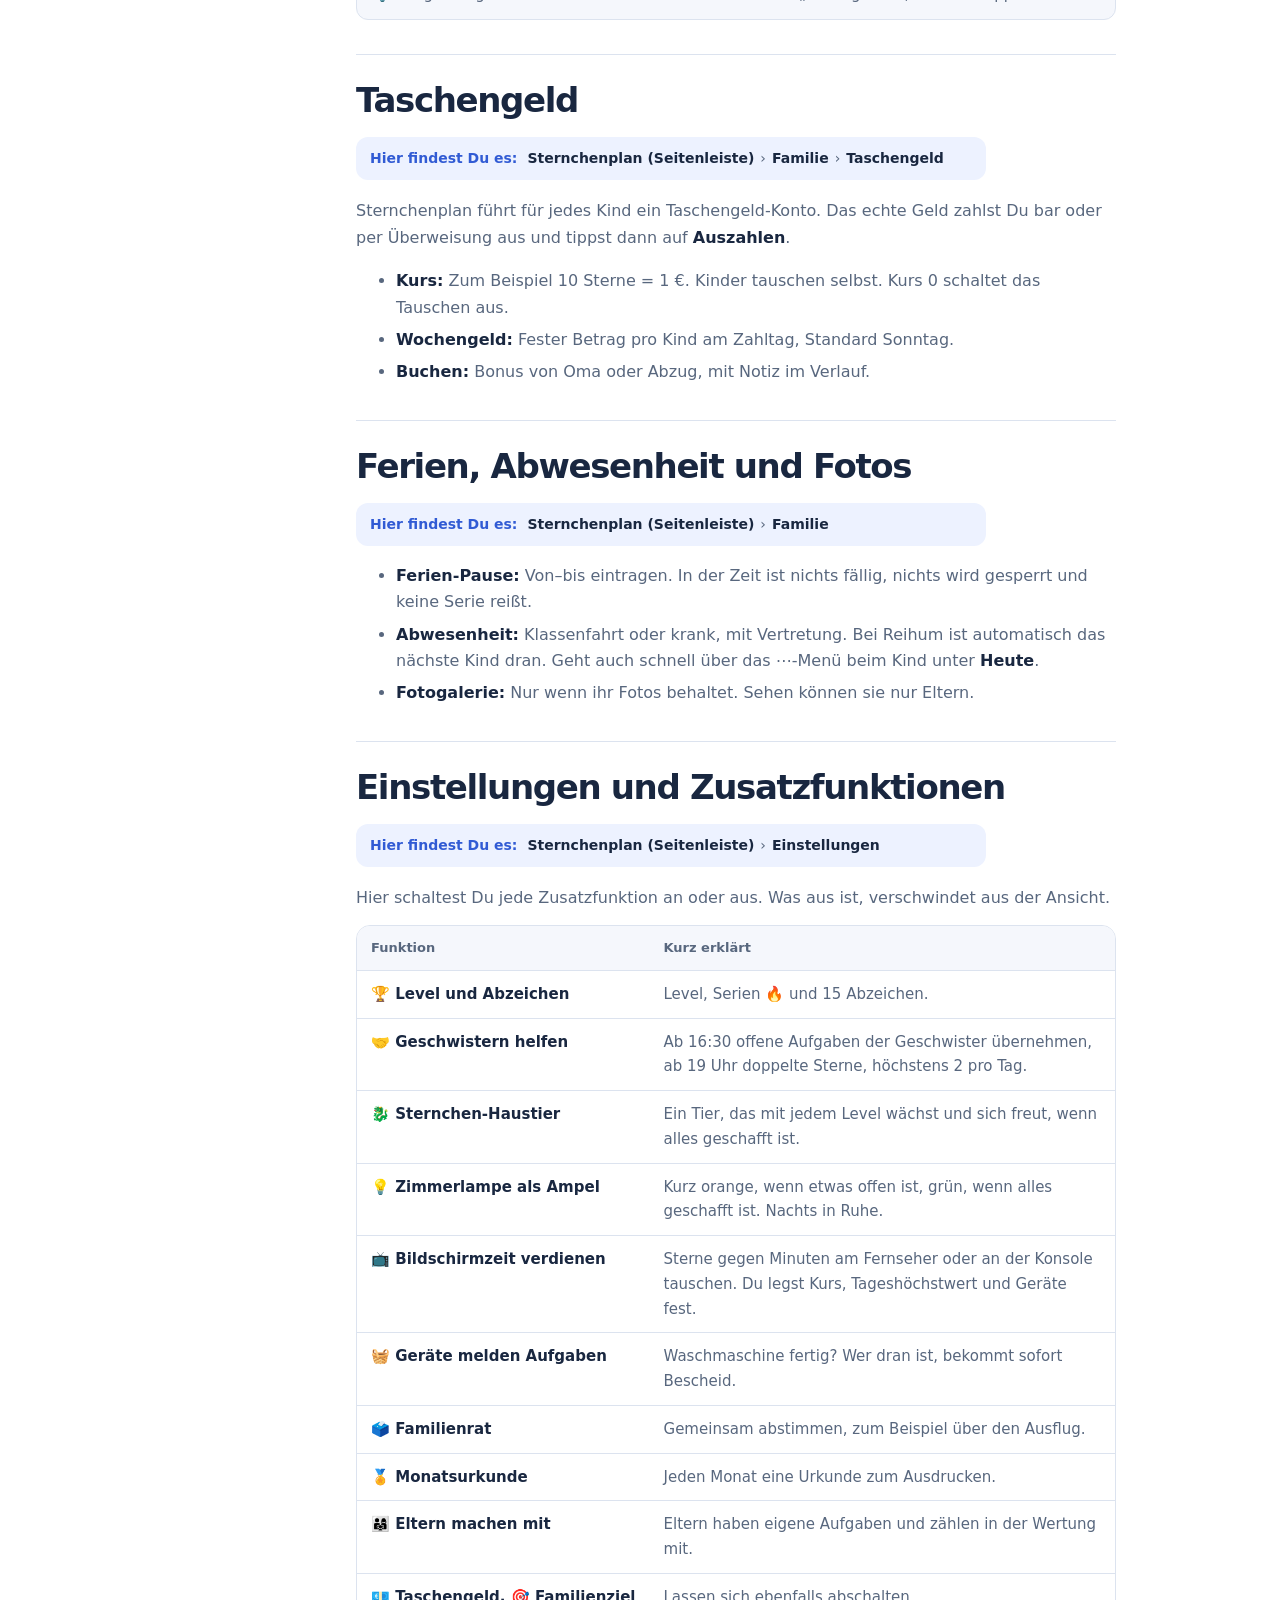
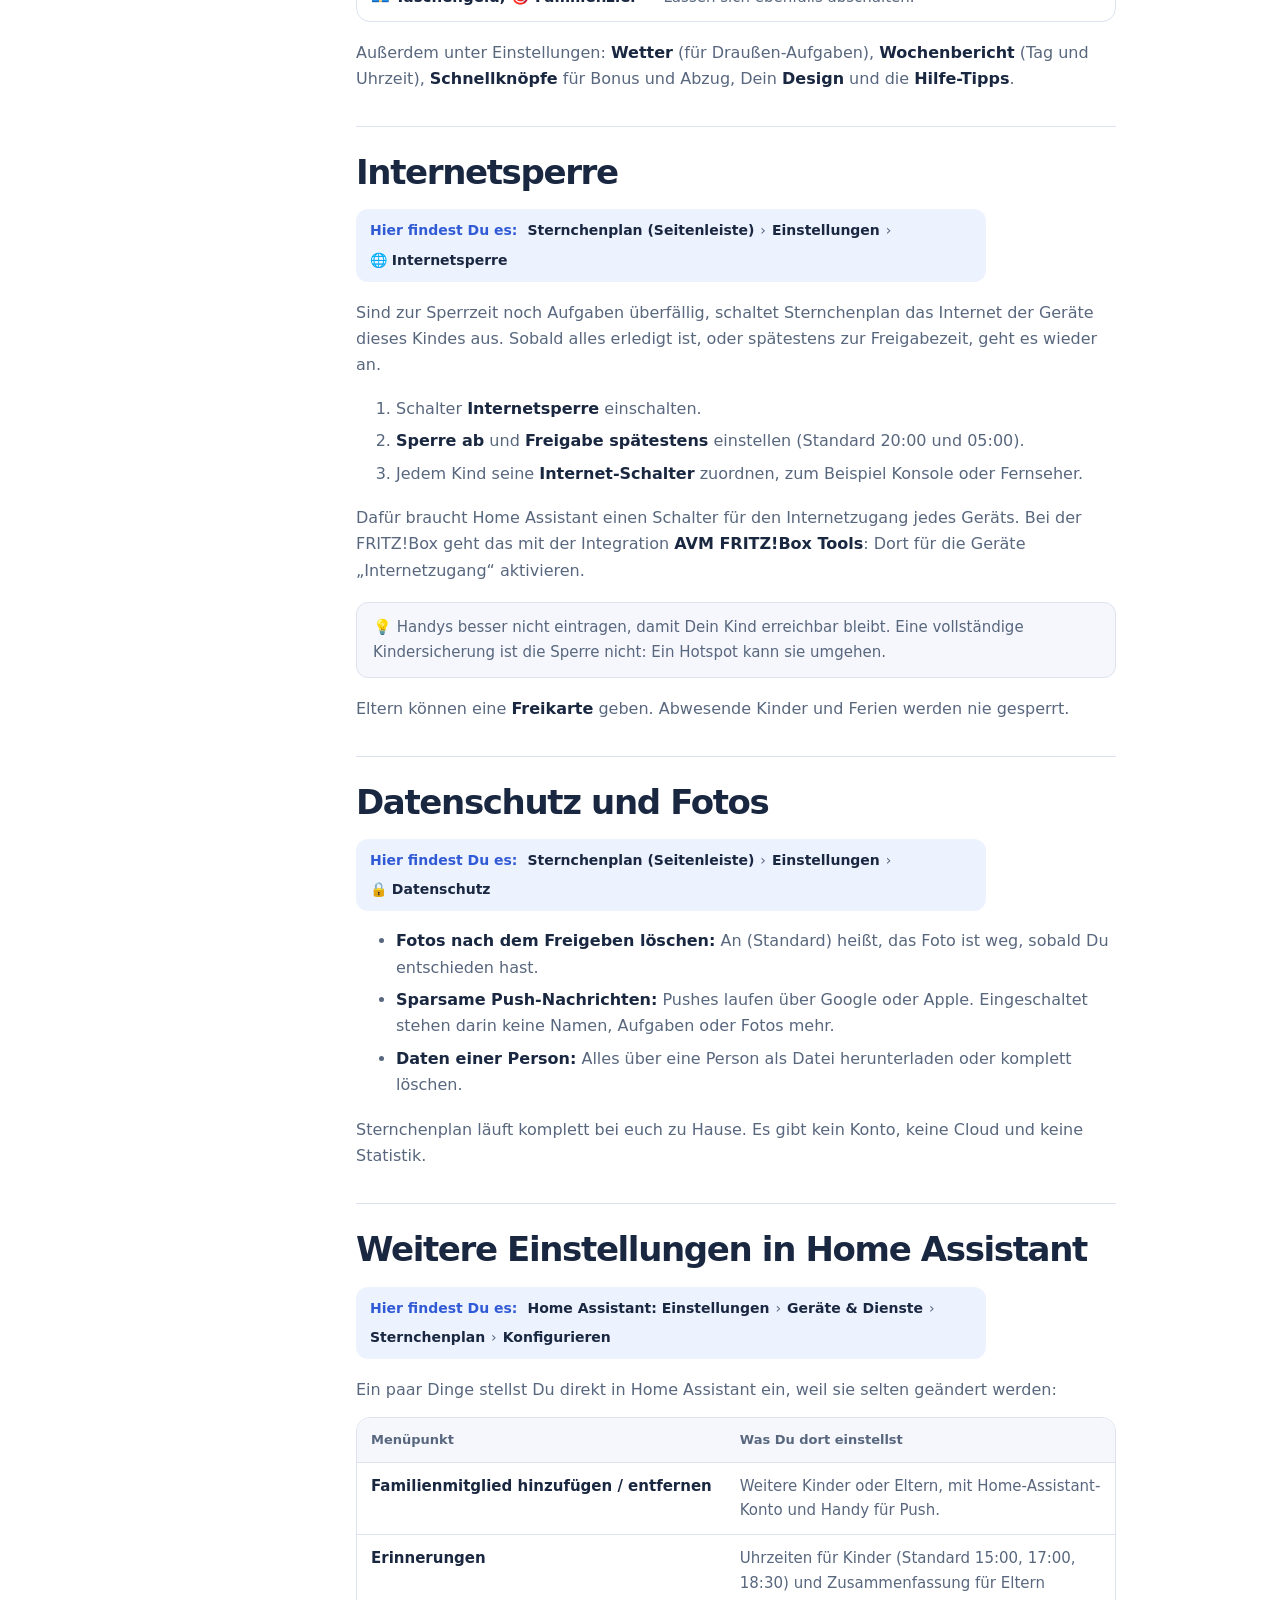
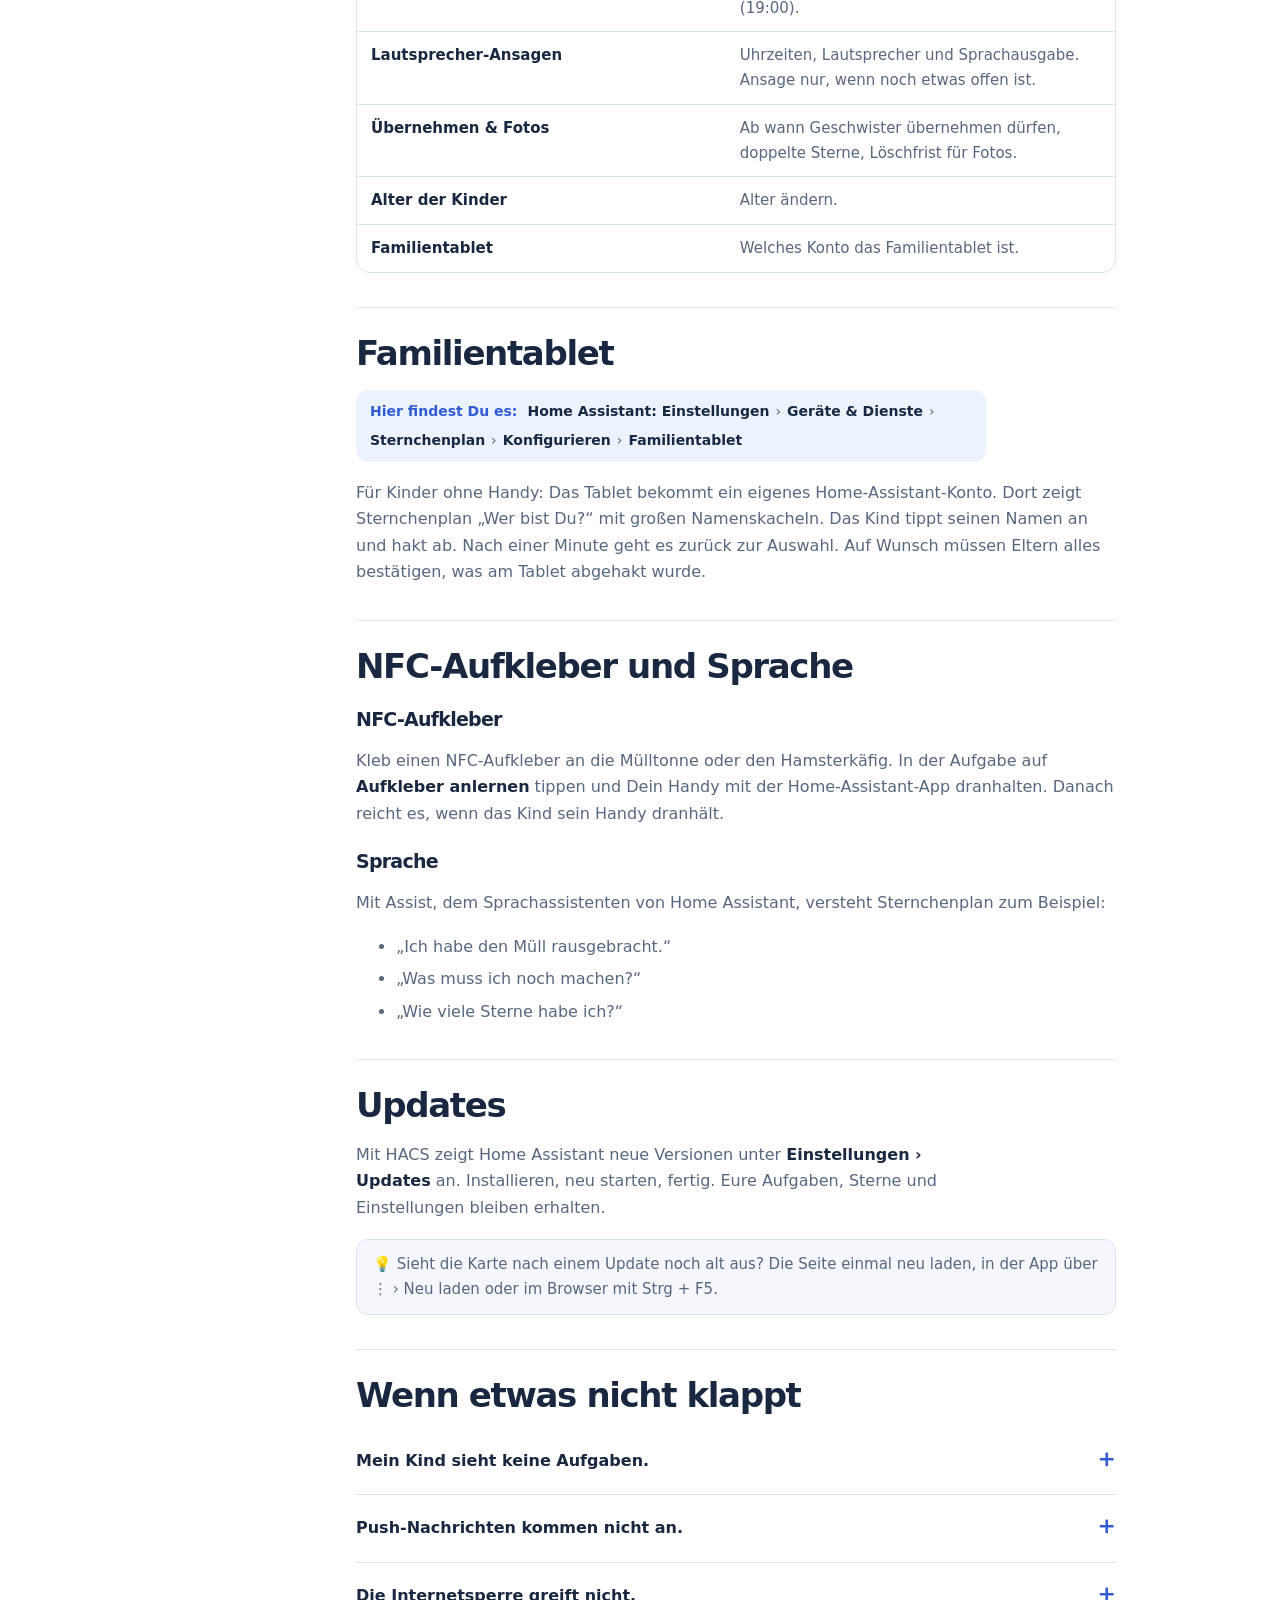
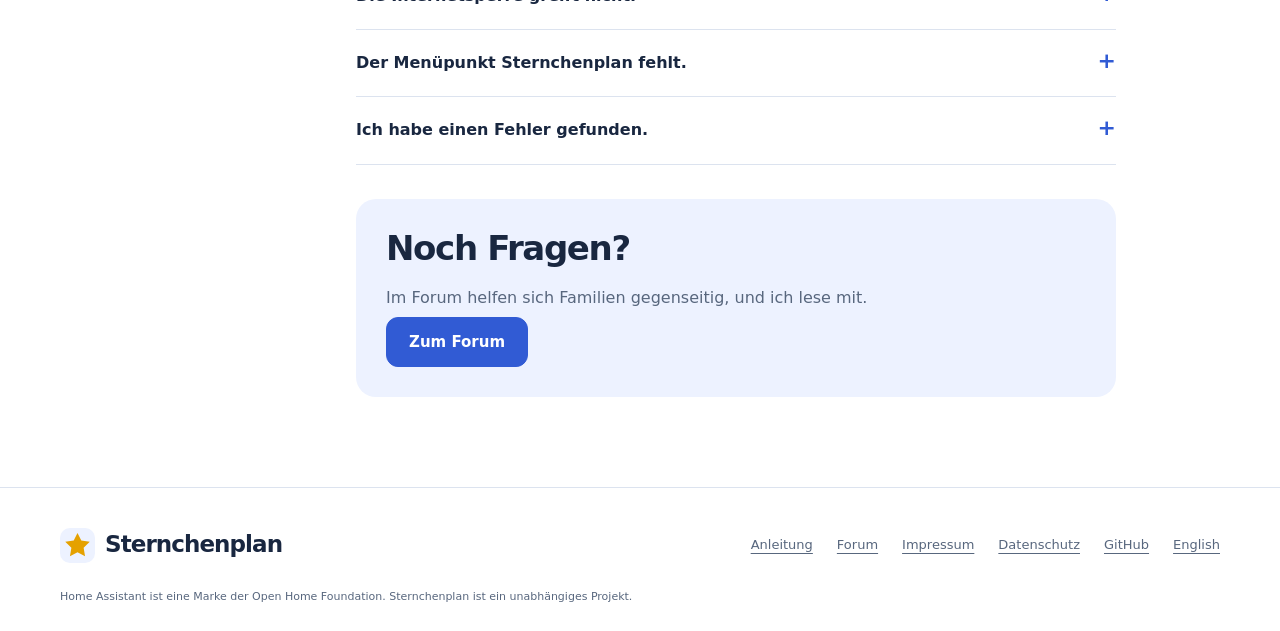
<file: docs/anleitung.html>
<!doctype html>
<html lang="de"><head><meta charset="utf-8"><meta name="viewport" content="width=device-width, initial-scale=1"><meta name="color-scheme" content="light dark"><title>Anleitung – Sternchenplan</title><meta name="description" content="So richtest Du Sternchenplan ein und findest jede Einstellung. Schritt für Schritt und leicht verständlich."><link rel="canonical" href="https://bchristoph1985-crypto.github.io/sternchenplan/anleitung.html"><link rel="alternate" hreflang="de" href="https://bchristoph1985-crypto.github.io/sternchenplan/anleitung.html"><link rel="alternate" hreflang="en" href="https://bchristoph1985-crypto.github.io/sternchenplan/en/guide.html"><meta property="og:type" content="website"><meta property="og:locale" content="de_DE"><meta property="og:title" content="Anleitung – Sternchenplan"><meta property="og:description" content="So richtest Du Sternchenplan ein und findest jede Einstellung. Schritt für Schritt und leicht verständlich."><meta property="og:url" content="https://bchristoph1985-crypto.github.io/sternchenplan/anleitung.html"><meta property="og:image" content="https://bchristoph1985-crypto.github.io/sternchenplan/bilder/og-sternchenplan.png"><meta property="og:image:width" content="1200"><meta property="og:image:height" content="630"><meta property="og:image:alt" content="Sternchenplan – Aufgaben erledigt. Sterne verdient. Der Familienplan für Home Assistant."><meta name="twitter:card" content="summary_large_image"><link rel="icon" href="bilder/stern.svg" type="image/svg+xml"><link rel="stylesheet" href="style.css"></head><body><a class="skip" href="#inhalt">Zum Inhalt springen</a><header><nav class="wrap nav" aria-label="Hauptnavigation"><a class="brand" href="index.html" aria-label="Sternchenplan – Startseite"><img src="bilder/stern.svg" alt="" width="35" height="35">Sternchenplan</a><div class="links"><a href="index.html#funktionen">Funktionen</a><a href="anleitung.html" aria-current="page">Anleitung</a><a href="forum.html">Forum</a><a class="lang" href="en/guide.html" hreflang="en" lang="en" title="English">EN</a><a class="btn" href="index.html#installation">Kostenlos laden <span aria-hidden="true">&nbsp;↓</span></a></div></nav></header>
<main id="inhalt"><section class="guide-hero"><div class="wrap"><div class="eyebrow">Anleitung</div><h1>So funktioniert Sternchenplan.</h1><p class="lead">Von der Installation bis zur letzten Einstellung. Bei jedem Thema steht, wo Du es findest.</p></div></section>
<div class="wrap guide"><nav class="guide-toc" aria-label="Inhalt der Anleitung"><strong>Inhalt</strong><ol><li><a href="#start">Bevor Du startest</a></li><li><a href="#installieren">Installieren</a></li><li><a href="#einrichten">Einrichten in zwei Etappen</a></li><li><a href="#ueberblick">Was finde ich wo?</a></li><li><a href="#aufgaben">Aufgaben anlegen</a></li><li><a href="#sterne">Sterne und Belohnungen</a></li><li><a href="#taschengeld">Taschengeld</a></li><li><a href="#familie">Ferien, Abwesenheit und Fotos</a></li><li><a href="#einstellungen">Einstellungen und Zusatzfunktionen</a></li><li><a href="#internetsperre">Internetsperre</a></li><li><a href="#datenschutz">Datenschutz und Fotos</a></li><li><a href="#ha-optionen">Weitere Einstellungen in Home Assistant</a></li><li><a href="#tablet">Familientablet</a></li><li><a href="#nfc-sprache">NFC-Aufkleber und Sprache</a></li><li><a href="#updates">Updates</a></li><li><a href="#probleme">Wenn etwas nicht klappt</a></li></ol></nav><div class="guide-body"><section class="guide-sec" id="start"><h2>Bevor Du startest</h2>
<p>Sternchenplan ist eine Erweiterung für <strong>Home Assistant</strong>, die kostenlose Smart-Home-Zentrale, die bei euch zu Hause läuft. Eine eigene App gibt es nicht. Alle nutzen die Home-Assistant-App oder den Browser.</p>
<ul class="checks"><li>Home Assistant ab Version 2025.6</li><li>Ein Administrator-Konto in Home Assistant (das hast Du, wenn Du Home Assistant eingerichtet hast)</li><li>Für Push-Nachrichten: die Home-Assistant-App auf den Handys</li><li>Freiwillig: Lautsprecher, FRITZ!Box, NFC-Aufkleber, Saugroboter und Co.</li></ul>
<p class="tip"><span aria-hidden="true">💡</span> Kinder brauchen kein eigenes Handy. Ein gemeinsames Familientablet reicht, siehe <a href='#tablet'>Familientablet</a>.</p></section><section class="guide-sec" id="installieren"><h2>Installieren</h2>
<h3>Mit HACS (empfohlen)</h3>
<p>HACS ist der „App Store“ für Home-Assistant-Erweiterungen. Damit bekommst Du später auch Updates automatisch angezeigt.</p>
<ol><li>In Home Assistant <strong>HACS</strong> öffnen, oben rechts auf <strong>⋮</strong> tippen und <strong>Benutzerdefinierte Repositories</strong> wählen.</li><li>Diese Adresse eintragen: <code>https://github.com/bchristoph1985-crypto/sternchenplan</code>, Typ <strong>Integration</strong>, hinzufügen.</li><li>In HACS nach <strong>Sternchenplan</strong> suchen, herunterladen und Home Assistant neu starten.</li></ol>
<h3>Von Hand</h3>
<ol><li><a href="https://github.com/bchristoph1985-crypto/sternchenplan/releases/latest/download/sternchenplan.zip">sternchenplan.zip</a> herunterladen und entpacken.</li><li>Den Ordner <code>sternchenplan</code> nach <code>config/custom_components/</code> kopieren, zum Beispiel mit dem File editor oder Samba.</li><li>Home Assistant neu starten.</li></ol>
<p class="tip"><span aria-hidden="true">💡</span> Von Hand installiert gibt es keine automatischen Updates. Dann lädst Du für jede neue Version die Zip neu herunter.</p></section><section class="guide-sec" id="einrichten"><h2>Einrichten in zwei Etappen</h2>
<h3>1. Integration hinzufügen</h3>
<p class="where"><span>Hier findest Du es:</span> <b>Einstellungen</b> <i aria-hidden="true">›</i> <b>Geräte &amp; Dienste</b> <i aria-hidden="true">›</i> <b>Integration hinzufügen</b> <i aria-hidden="true">›</i> <b>Sternchenplan</b></p>
<ol><li><strong>Name der Familie</strong> eintragen.</li><li><strong>Wer gehört dazu?</strong> Die Personen aus Home Assistant sind schon angehakt. Kinder ohne eigenes Konto trägst Du einfach mit Namen ein.</li><li><strong>Wer sind die Eltern?</strong> Die Administratoren sind schon vorgeschlagen.</li></ol>
<p>Danach erscheint links in der Seitenleiste der Menüpunkt <strong>Sternchenplan</strong>. Ein Dashboard musst Du nicht bauen.</p>
<h3>2. Willkommens-Assistent</h3>
<p>Beim ersten Öffnen von Sternchenplan begrüßt Dich ein Assistent mit fünf kurzen Schritten:</p>
<ol><li><strong>Kinder:</strong> Alter und Lieblingsdesign je Kind.</li><li><strong>Funktionen:</strong> Was ihr nutzen wollt, zum Beispiel Haustier, Taschengeld oder Internetsperre.</li><li><strong>Aufgaben:</strong> Passende Vorschläge nach Alter. Was nicht passt, tippst Du weg.</li><li><strong>Belohnungen und Taschengeld:</strong> Vorschläge antippen, Kurs für Taschengeld wählen.</li><li><strong>Fotos und Datenschutz:</strong> Fotos nach dem Freigeben löschen oder behalten, sparsame Push-Nachrichten.</li></ol>
<p class="tip"><span aria-hidden="true">💡</span> Nichts davon ist Pflicht. Alles lässt sich später unter <strong>Einstellungen</strong> wieder ändern.</p></section><section class="guide-sec" id="ueberblick"><h2>Was finde ich wo?</h2>
<p>Kinder und Eltern öffnen denselben Menüpunkt <strong>Sternchenplan</strong>. Wer angemeldet ist, bestimmt, was man sieht.</p>
<h3>Kinder: drei Reiter</h3>
<div class="table"><table><thead><tr><th>Reiter</th><th>Was dort ist</th></tr></thead><tbody>
<tr><td>✅ Heute</td><td>Was heute noch offen ist, mit Erledigt-Knopf. Erledigtes klappt unten zusammen. Ab 16:30 „Geschwistern helfen“.</td></tr>
<tr><td>🎁 Belohnen</td><td>Belohnungen einlösen, Sparziel, Familienziel, Bildschirmzeit und Taschengeld.</td></tr>
<tr><td>🙂 Ich</td><td>Haustier, Level, Abzeichen, Verlauf und das eigene Design.</td></tr></tbody></table></div>
<h3>Eltern: fünf Reiter</h3>
<div class="table"><table><thead><tr><th>Reiter</th><th>Was dort ist</th></tr></thead><tbody>
<tr><td>Heute</td><td>Überblick, Freigaben mit Foto, jedes Kind als Karte. Knopf „± Sterne“ für Bonus und Abzug, ⋯-Menü für „abwesend“.</td></tr>
<tr><td>Aufgaben</td><td>Aufgaben anlegen, ändern, löschen. 📚 Vorlagen nach Alter.</td></tr>
<tr><td>Belohnungen</td><td>Belohnungen anlegen, Familienziel festlegen.</td></tr>
<tr><td>Familie</td><td>Ferien-Pause, Abwesenheit, Taschengeld, Fotogalerie.</td></tr>
<tr><td>Einstellungen</td><td>Zusatzfunktionen an/aus, Internetsperre, Datenschutz, Wetter, Wochenbericht, Schnellknöpfe, Design, Hilfe-Tipps.</td></tr></tbody></table></div>
<p class="tip"><span aria-hidden="true">💡</span> Unter <strong>Einstellungen</strong> kannst Du die <strong>Hilfe-Tipps</strong> einschalten. Dann erklärt ein Satz oben jeden Reiter.</p></section><section class="guide-sec" id="aufgaben"><h2>Aufgaben anlegen</h2>
<p class="where"><span>Hier findest Du es:</span> <b>Sternchenplan (Seitenleiste)</b> <i aria-hidden="true">›</i> <b>Aufgaben</b> <i aria-hidden="true">›</i> <b>Neue Aufgabe</b></p>
<p>Für eine neue Aufgabe reichen <strong>Name, wer, wie oft und wie viele Sterne</strong>. Ohne Uhrzeit gilt 18 Uhr. Alles Weitere steht unter <strong>Mehr Optionen</strong>:</p>
<div class="table"><table><thead><tr><th>Option</th><th>Was sie macht</th></tr></thead><tbody>
<tr><td>Wiederholung</td><td>Einmalig, täglich, wöchentlich, alle 2 Wochen oder „bei Bedarf“. Tägliche Aufgaben auf Wochentage beschränken, zum Beispiel nur Mo–Fr.</td></tr>
<tr><td>Reihum</td><td>Bei mehreren Kindern ist jedes Mal ein anderes dran.</td></tr>
<tr><td>Mindestalter</td><td>„Ab 8“: Jüngere werden übersprungen und rücken nach, sobald sie alt genug sind.</td></tr>
<tr><td>Freigabe</td><td>Eltern bestätigen erst, dann gibt es die Sterne.</td></tr>
<tr><td>Fotonachweis</td><td>Das Kind macht beim Abhaken ein Foto. Geht immer zur Freigabe.</td></tr>
<tr><td>Draußen</td><td>Bei Regen rückt die Aufgabe einen Tag weiter statt überfällig zu werden.</td></tr>
<tr><td>Schritte</td><td>Macht eine Routine daraus, zum Beispiel Morgenroutine mit vier Schritten zum Abhaken.</td></tr>
<tr><td>Symbol</td><td>Eigenes Bild für Kinder, die noch nicht lesen.</td></tr>
<tr><td>🏠 Das Haus prüft selbst</td><td>„Erledigt, wenn …“ (zum Beispiel Saugroboter angedockt) oder „Jetzt dran, wenn …“ (zum Beispiel Spülmaschine fertig).</td></tr></tbody></table></div>
<p class="tip"><span aria-hidden="true">💡</span> Unter <strong>📚 Vorlagen</strong> gibt es 24 fertige Aufgaben und Routinen nach Alter. Ein Tipp füllt das Formular aus.</p></section><section class="guide-sec" id="sterne"><h2>Sterne und Belohnungen</h2>
<p class="where"><span>Hier findest Du es:</span> <b>Sternchenplan (Seitenleiste)</b> <i aria-hidden="true">›</i> <b>Belohnungen</b></p>
<p>Du legst fest, was es gibt und wie viele Sterne es kostet, für alle Kinder oder nur für bestimmte. Das Kind löst im Reiter <strong>🎁 Belohnen</strong> ein. Du bekommst eine Push-Nachricht und bestätigst oder lehnst ab. Bei Ablehnung gibt es die Sterne zurück.</p>
<ul><li><strong>Sparziel 🎯:</strong> Das Kind markiert eine Belohnung „Als Ziel“ und sieht, wie viele Sterne noch fehlen.</li><li><strong>Familienziel 🏰:</strong> Alle sammeln gemeinsam, zum Beispiel „Freizeitpark, 500 Sterne“. Niemandem wird etwas abgezogen.</li><li><strong>Bonus und Abzug:</strong> Unter <strong>Heute</strong> beim Kind auf „± Sterne“. Ein Abzug geht nie unter null und kostet kein Level. Fertige Schnellknöpfe legst Du unter <strong>Einstellungen</strong> an.</li><li><strong>Level und Abzeichen:</strong> Jeder Stern bringt das Kind weiter. Ausgegebene Sterne kosten kein Level.</li></ul>
<p class="tip"><span aria-hidden="true">💡</span> Freigeben geht auch direkt in der Push-Nachricht mit „✓ Freigeben“, ohne die App zu öffnen.</p></section><section class="guide-sec" id="taschengeld"><h2>Taschengeld</h2>
<p class="where"><span>Hier findest Du es:</span> <b>Sternchenplan (Seitenleiste)</b> <i aria-hidden="true">›</i> <b>Familie</b> <i aria-hidden="true">›</i> <b>Taschengeld</b></p>
<p>Sternchenplan führt für jedes Kind ein Taschengeld-Konto. Das echte Geld zahlst Du bar oder per Überweisung aus und tippst dann auf <strong>Auszahlen</strong>.</p>
<ul><li><strong>Kurs:</strong> Zum Beispiel 10 Sterne = 1 €. Kinder tauschen selbst. Kurs 0 schaltet das Tauschen aus.</li><li><strong>Wochengeld:</strong> Fester Betrag pro Kind am Zahltag, Standard Sonntag.</li><li><strong>Buchen:</strong> Bonus von Oma oder Abzug, mit Notiz im Verlauf.</li></ul></section><section class="guide-sec" id="familie"><h2>Ferien, Abwesenheit und Fotos</h2>
<p class="where"><span>Hier findest Du es:</span> <b>Sternchenplan (Seitenleiste)</b> <i aria-hidden="true">›</i> <b>Familie</b></p>
<ul><li><strong>Ferien-Pause:</strong> Von–bis eintragen. In der Zeit ist nichts fällig, nichts wird gesperrt und keine Serie reißt.</li><li><strong>Abwesenheit:</strong> Klassenfahrt oder krank, mit Vertretung. Bei Reihum ist automatisch das nächste Kind dran. Geht auch schnell über das ⋯-Menü beim Kind unter <strong>Heute</strong>.</li><li><strong>Fotogalerie:</strong> Nur wenn ihr Fotos behaltet. Sehen können sie nur Eltern.</li></ul></section><section class="guide-sec" id="einstellungen"><h2>Einstellungen und Zusatzfunktionen</h2>
<p class="where"><span>Hier findest Du es:</span> <b>Sternchenplan (Seitenleiste)</b> <i aria-hidden="true">›</i> <b>Einstellungen</b></p>
<p>Hier schaltest Du jede Zusatzfunktion an oder aus. Was aus ist, verschwindet aus der Ansicht.</p>
<div class="table"><table><thead><tr><th>Funktion</th><th>Kurz erklärt</th></tr></thead><tbody>
<tr><td>🏆 Level und Abzeichen</td><td>Level, Serien 🔥 und 15 Abzeichen.</td></tr>
<tr><td>🤝 Geschwistern helfen</td><td>Ab 16:30 offene Aufgaben der Geschwister übernehmen, ab 19 Uhr doppelte Sterne, höchstens 2 pro Tag.</td></tr>
<tr><td>🐉 Sternchen-Haustier</td><td>Ein Tier, das mit jedem Level wächst und sich freut, wenn alles geschafft ist.</td></tr>
<tr><td>💡 Zimmerlampe als Ampel</td><td>Kurz orange, wenn etwas offen ist, grün, wenn alles geschafft ist. Nachts in Ruhe.</td></tr>
<tr><td>📺 Bildschirmzeit verdienen</td><td>Sterne gegen Minuten am Fernseher oder an der Konsole tauschen. Du legst Kurs, Tageshöchstwert und Geräte fest.</td></tr>
<tr><td>🧺 Geräte melden Aufgaben</td><td>Waschmaschine fertig? Wer dran ist, bekommt sofort Bescheid.</td></tr>
<tr><td>🗳️ Familienrat</td><td>Gemeinsam abstimmen, zum Beispiel über den Ausflug.</td></tr>
<tr><td>🏅 Monatsurkunde</td><td>Jeden Monat eine Urkunde zum Ausdrucken.</td></tr>
<tr><td>👨‍👩‍👧 Eltern machen mit</td><td>Eltern haben eigene Aufgaben und zählen in der Wertung mit.</td></tr>
<tr><td>💶 Taschengeld, 🎯 Familienziel</td><td>Lassen sich ebenfalls abschalten.</td></tr></tbody></table></div>
<p>Außerdem unter Einstellungen: <strong>Wetter</strong> (für Draußen-Aufgaben), <strong>Wochenbericht</strong> (Tag und Uhrzeit), <strong>Schnellknöpfe</strong> für Bonus und Abzug, Dein <strong>Design</strong> und die <strong>Hilfe-Tipps</strong>.</p></section><section class="guide-sec" id="internetsperre"><h2>Internetsperre</h2>
<p class="where"><span>Hier findest Du es:</span> <b>Sternchenplan (Seitenleiste)</b> <i aria-hidden="true">›</i> <b>Einstellungen</b> <i aria-hidden="true">›</i> <b>🌐 Internetsperre</b></p>
<p>Sind zur Sperrzeit noch Aufgaben überfällig, schaltet Sternchenplan das Internet der Geräte dieses Kindes aus. Sobald alles erledigt ist, oder spätestens zur Freigabezeit, geht es wieder an.</p>
<ol><li>Schalter <strong>Internetsperre</strong> einschalten.</li><li><strong>Sperre ab</strong> und <strong>Freigabe spätestens</strong> einstellen (Standard 20:00 und 05:00).</li><li>Jedem Kind seine <strong>Internet-Schalter</strong> zuordnen, zum Beispiel Konsole oder Fernseher.</li></ol>
<p>Dafür braucht Home Assistant einen Schalter für den Internetzugang jedes Geräts. Bei der FRITZ!Box geht das mit der Integration <strong>AVM FRITZ!Box Tools</strong>: Dort für die Geräte „Internetzugang“ aktivieren.</p>
<p class="tip"><span aria-hidden="true">💡</span> Handys besser nicht eintragen, damit Dein Kind erreichbar bleibt. Eine vollständige Kindersicherung ist die Sperre nicht: Ein Hotspot kann sie umgehen.</p>
<p class="small-left">Eltern können eine <strong>Freikarte</strong> geben. Abwesende Kinder und Ferien werden nie gesperrt.</p></section><section class="guide-sec" id="datenschutz"><h2>Datenschutz und Fotos</h2>
<p class="where"><span>Hier findest Du es:</span> <b>Sternchenplan (Seitenleiste)</b> <i aria-hidden="true">›</i> <b>Einstellungen</b> <i aria-hidden="true">›</i> <b>🔒 Datenschutz</b></p>
<ul><li><strong>Fotos nach dem Freigeben löschen:</strong> An (Standard) heißt, das Foto ist weg, sobald Du entschieden hast.</li><li><strong>Sparsame Push-Nachrichten:</strong> Pushes laufen über Google oder Apple. Eingeschaltet stehen darin keine Namen, Aufgaben oder Fotos mehr.</li><li><strong>Daten einer Person:</strong> Alles über eine Person als Datei herunterladen oder komplett löschen.</li></ul>
<p>Sternchenplan läuft komplett bei euch zu Hause. Es gibt kein Konto, keine Cloud und keine Statistik.</p></section><section class="guide-sec" id="ha-optionen"><h2>Weitere Einstellungen in Home Assistant</h2>
<p class="where"><span>Hier findest Du es:</span> <b>Home Assistant: Einstellungen</b> <i aria-hidden="true">›</i> <b>Geräte &amp; Dienste</b> <i aria-hidden="true">›</i> <b>Sternchenplan</b> <i aria-hidden="true">›</i> <b>Konfigurieren</b></p>
<p>Ein paar Dinge stellst Du direkt in Home Assistant ein, weil sie selten geändert werden:</p>
<div class="table"><table><thead><tr><th>Menüpunkt</th><th>Was Du dort einstellst</th></tr></thead><tbody>
<tr><td>Familienmitglied hinzufügen / entfernen</td><td>Weitere Kinder oder Eltern, mit Home-Assistant-Konto und Handy für Push.</td></tr>
<tr><td>Erinnerungen</td><td>Uhrzeiten für Kinder (Standard 15:00, 17:00, 18:30) und Zusammenfassung für Eltern (19:00).</td></tr>
<tr><td>Lautsprecher-Ansagen</td><td>Uhrzeiten, Lautsprecher und Sprachausgabe. Ansage nur, wenn noch etwas offen ist.</td></tr>
<tr><td>Übernehmen &amp; Fotos</td><td>Ab wann Geschwister übernehmen dürfen, doppelte Sterne, Löschfrist für Fotos.</td></tr>
<tr><td>Alter der Kinder</td><td>Alter ändern.</td></tr>
<tr><td>Familientablet</td><td>Welches Konto das Familientablet ist.</td></tr></tbody></table></div></section><section class="guide-sec" id="tablet"><h2>Familientablet</h2>
<p class="where"><span>Hier findest Du es:</span> <b>Home Assistant: Einstellungen</b> <i aria-hidden="true">›</i> <b>Geräte &amp; Dienste</b> <i aria-hidden="true">›</i> <b>Sternchenplan</b> <i aria-hidden="true">›</i> <b>Konfigurieren</b> <i aria-hidden="true">›</i> <b>Familientablet</b></p>
<p>Für Kinder ohne Handy: Das Tablet bekommt ein eigenes Home-Assistant-Konto. Dort zeigt Sternchenplan „Wer bist Du?“ mit großen Namenskacheln. Das Kind tippt seinen Namen an und hakt ab. Nach einer Minute geht es zurück zur Auswahl. Auf Wunsch müssen Eltern alles bestätigen, was am Tablet abgehakt wurde.</p></section><section class="guide-sec" id="nfc-sprache"><h2>NFC-Aufkleber und Sprache</h2>
<h3>NFC-Aufkleber</h3>
<p>Kleb einen NFC-Aufkleber an die Mülltonne oder den Hamsterkäfig. In der Aufgabe auf <strong>Aufkleber anlernen</strong> tippen und Dein Handy mit der Home-Assistant-App dranhalten. Danach reicht es, wenn das Kind sein Handy dranhält.</p>
<h3>Sprache</h3>
<p>Mit Assist, dem Sprachassistenten von Home Assistant, versteht Sternchenplan zum Beispiel:</p>
<ul><li>„Ich habe den Müll rausgebracht.“</li><li>„Was muss ich noch machen?“</li><li>„Wie viele Sterne habe ich?“</li></ul></section><section class="guide-sec" id="updates"><h2>Updates</h2>
<p>Mit HACS zeigt Home Assistant neue Versionen unter <strong>Einstellungen › Updates</strong> an. Installieren, neu starten, fertig. Eure Aufgaben, Sterne und Einstellungen bleiben erhalten.</p>
<p class="tip"><span aria-hidden="true">💡</span> Sieht die Karte nach einem Update noch alt aus? Die Seite einmal neu laden, in der App über ⋮ › Neu laden oder im Browser mit Strg + F5.</p></section><section class="guide-sec" id="probleme"><h2>Wenn etwas nicht klappt</h2>
<details><summary>Mein Kind sieht keine Aufgaben.</summary><p>Ist das Kind mit seinem Home-Assistant-Konto verknüpft? Prüfe unter Konfigurieren › Familienmitglied hinzufügen, welches Konto zugeordnet ist. Ohne Konto geht es nur übers Familientablet.</p></details>
<details><summary>Push-Nachrichten kommen nicht an.</summary><p>Auf dem Handy muss die Home-Assistant-App installiert und angemeldet sein. Sternchenplan ordnet das Handy über die App automatisch zu. Prüfe auch, ob die App Benachrichtigungen senden darf.</p></details>
<details><summary>Die Internetsperre greift nicht.</summary><p>Ist sie unter Einstellungen eingeschaltet und hat das Kind Geräte? Gesperrt wird nur, wenn zur Sperrzeit Aufgaben überfällig sind und das Kind nicht abwesend ist. Der Schalter muss in Home Assistant funktionieren, teste ihn einmal von Hand.</p></details>
<details><summary>Der Menüpunkt Sternchenplan fehlt.</summary><p>Nach der Installation muss Home Assistant neu gestartet und die Integration unter Geräte &amp; Dienste hinzugefügt werden. Danach die Seite neu laden.</p></details>
<details><summary>Ich habe einen Fehler gefunden.</summary><p>Melde ihn bitte auf GitHub unter <a href="https://github.com/bchristoph1985-crypto/sternchenplan/issues" rel="noopener">Issues</a>, mit Version, was Du gemacht hast und was passiert ist. Fragen und Ideen passen besser ins <a href="forum.html">Forum</a>.</p></details></section>
<section class="guide-sec guide-help"><h2>Noch Fragen?</h2><p>Im Forum helfen sich Familien gegenseitig, und ich lese mit.</p><a class="btn" href="forum.html">Zum Forum</a></section></div></div></main><footer><div class="wrap"><div class="footer-top"><a class="brand" href="index.html" aria-label="Sternchenplan – Startseite"><img src="bilder/stern.svg" alt="" width="35" height="35">Sternchenplan</a><nav class="footer-links" aria-label="Rechtliches und Kontakt"><a href="anleitung.html">Anleitung</a><a href="forum.html">Forum</a><a href="impressum.html">Impressum</a><a href="datenschutz.html">Datenschutz</a><a href="https://github.com/bchristoph1985-crypto/sternchenplan">GitHub</a><a href="en/guide.html" hreflang="en" lang="en">English</a></nav></div><p class="small">Home Assistant ist eine Marke der Open Home Foundation. Sternchenplan ist ein unabhängiges Projekt.</p></div></footer></body></html>
</file>
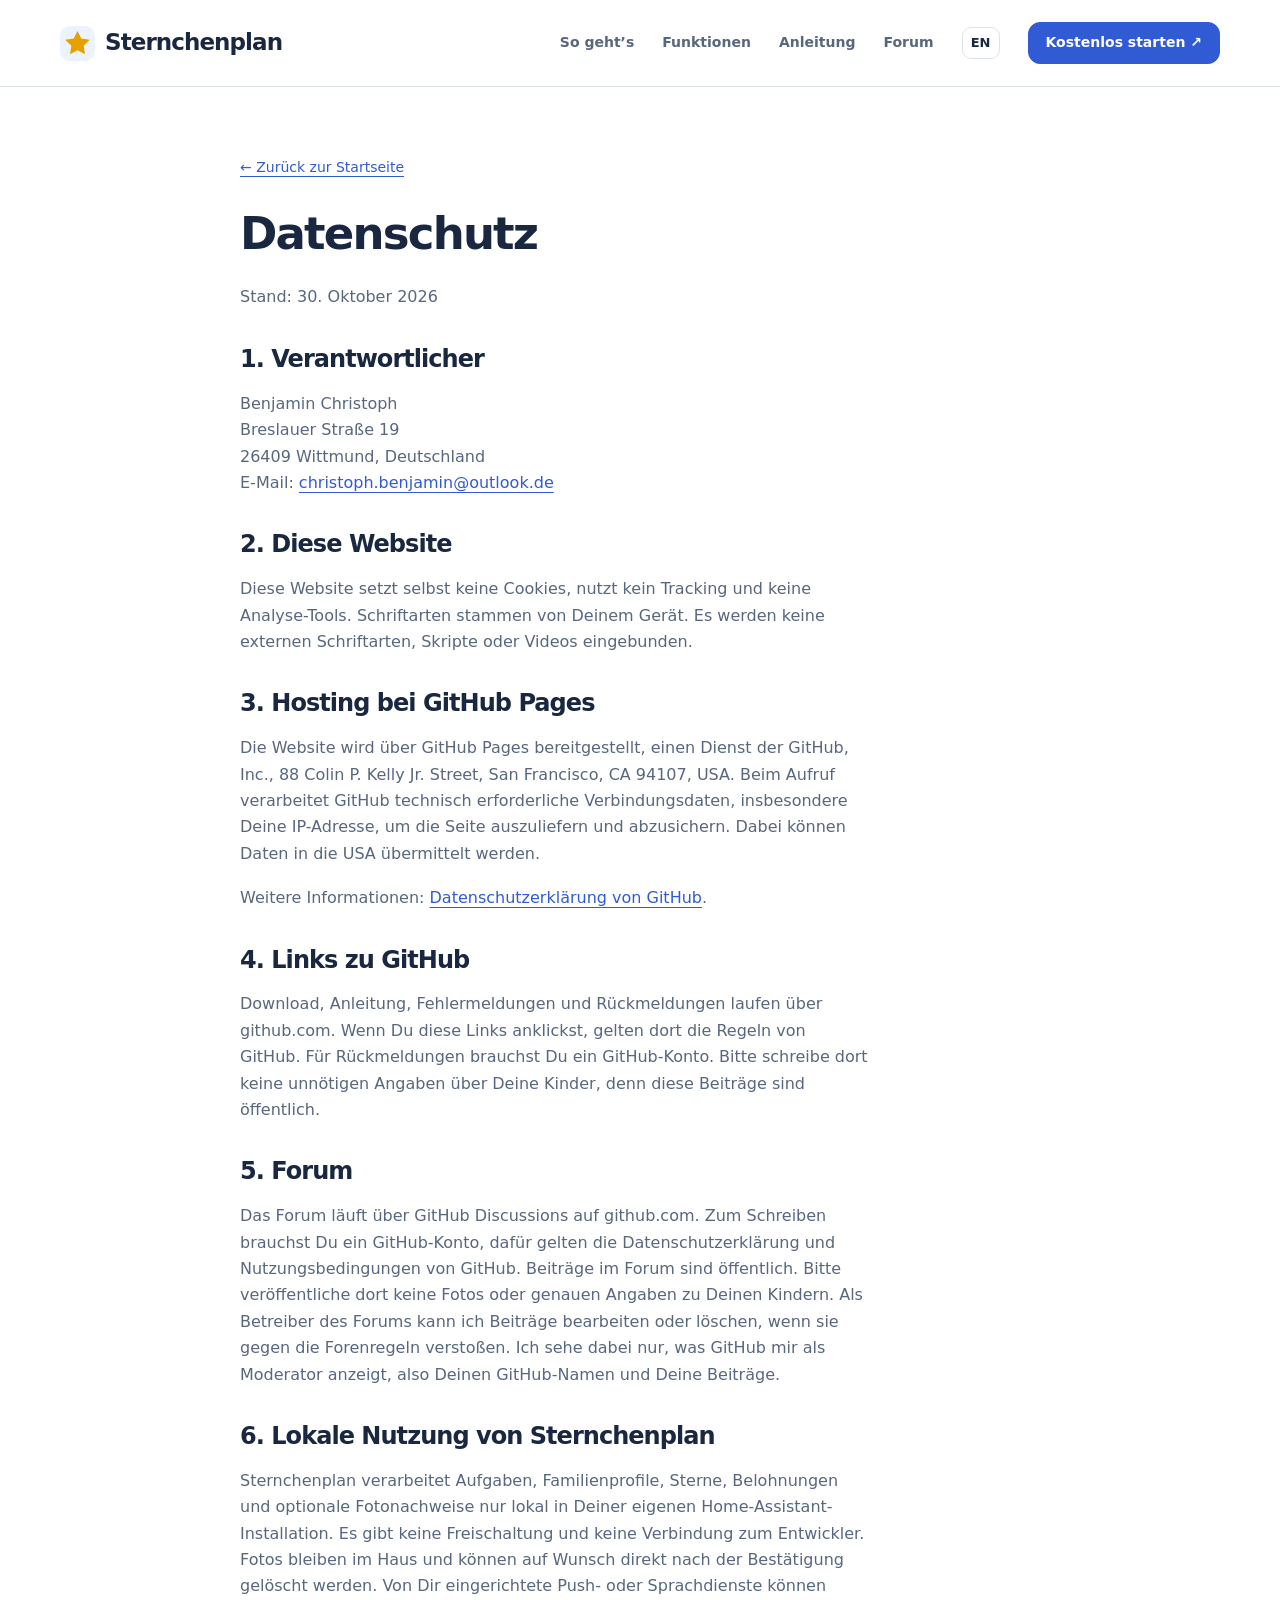
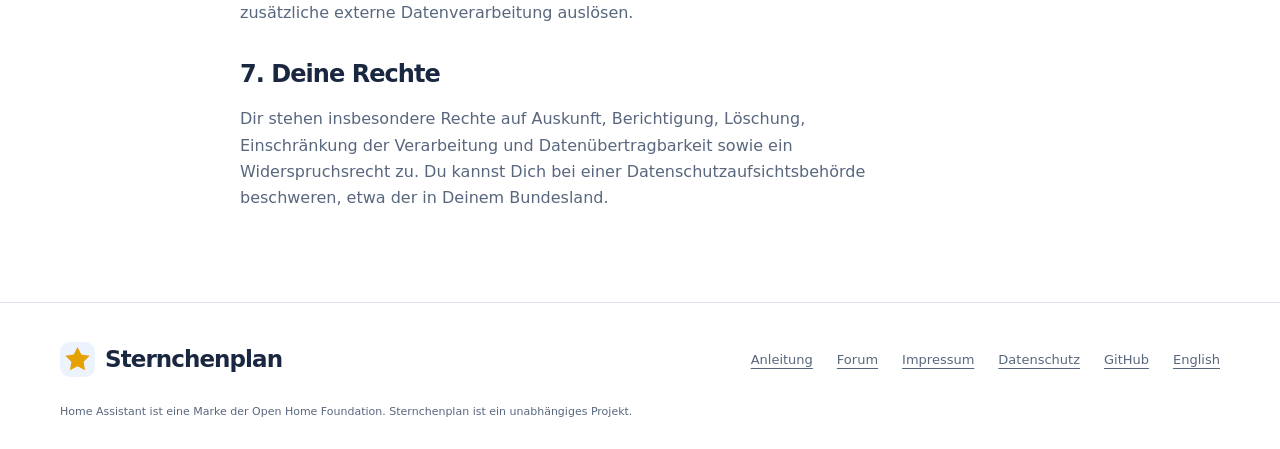
<file: docs/datenschutz.html>
<!doctype html>
<html lang="de"><head><meta charset="utf-8"><meta name="viewport" content="width=device-width, initial-scale=1"><meta name="color-scheme" content="light dark"><title>Datenschutz – Sternchenplan</title><meta name="description" content="Datenschutz der Website Sternchenplan."><link rel="canonical" href="https://bchristoph1985-crypto.github.io/sternchenplan/datenschutz.html"><meta property="og:type" content="website"><meta property="og:locale" content="de_DE"><meta property="og:title" content="Datenschutz – Sternchenplan"><meta property="og:description" content="Datenschutz der Website Sternchenplan."><meta property="og:url" content="https://bchristoph1985-crypto.github.io/sternchenplan/datenschutz.html"><meta property="og:image" content="https://bchristoph1985-crypto.github.io/sternchenplan/bilder/og-sternchenplan.png"><meta property="og:image:width" content="1200"><meta property="og:image:height" content="630"><meta property="og:image:alt" content="Sternchenplan – Aufgaben erledigt. Sterne verdient. Der Familienplan für Home Assistant."><meta name="twitter:card" content="summary_large_image"><link rel="icon" href="bilder/stern.svg" type="image/svg+xml"><link rel="stylesheet" href="style.css"></head><body><a class="skip" href="#inhalt">Zum Inhalt springen</a><header><nav class="wrap nav" aria-label="Hauptnavigation"><a class="brand" href="index.html" aria-label="Sternchenplan – Startseite"><img src="bilder/stern.svg" alt="" width="35" height="35">Sternchenplan</a><div class="links"><a href="index.html#so-gehts">So geht’s</a><a href="index.html#funktionen">Funktionen</a><a href="anleitung.html">Anleitung</a><a href="forum.html">Forum</a><a class="lang" href="en/index.html" hreflang="en" lang="en" title="English">EN</a><a class="btn" href="index.html#installation">Kostenlos starten <span aria-hidden="true">&nbsp;↗</span></a></div></nav></header><main id="inhalt" class="wrap legal"><a class="legal-back" href="index.html">← Zurück zur Startseite</a><h1>Datenschutz</h1><p>Stand: 30. Oktober 2026</p><h2>1. Verantwortlicher</h2><p>Benjamin Christoph<br>Breslauer Straße 19<br>26409 Wittmund, Deutschland<br>E-Mail: <a href="mailto:christoph.benjamin@outlook.de">christoph.benjamin@outlook.de</a></p><h2>2. Diese Website</h2><p>Diese Website setzt selbst keine Cookies, nutzt kein Tracking und keine Analyse-Tools. Schriftarten stammen von Deinem Gerät. Es werden keine externen Schriftarten, Skripte oder Videos eingebunden.</p><h2>3. Hosting bei GitHub Pages</h2><p>Die Website wird über GitHub Pages bereitgestellt, einen Dienst der GitHub, Inc., 88 Colin P. Kelly Jr. Street, San Francisco, CA 94107, USA. Beim Aufruf verarbeitet GitHub technisch erforderliche Verbindungsdaten, insbesondere Deine IP-Adresse, um die Seite auszuliefern und abzusichern. Dabei können Daten in die USA übermittelt werden.</p><p>Weitere Informationen: <a href="https://docs.github.com/de/site-policy/privacy-policies/github-general-privacy-statement" rel="external">Datenschutzerklärung von GitHub</a>.</p><h2>4. Links zu GitHub</h2><p>Download, Anleitung, Fehlermeldungen und Rückmeldungen laufen über github.com. Wenn Du diese Links anklickst, gelten dort die Regeln von GitHub. Für Rückmeldungen brauchst Du ein GitHub-Konto. Bitte schreibe dort keine unnötigen Angaben über Deine Kinder, denn diese Beiträge sind öffentlich.</p><h2>5. Forum</h2><p>Das Forum läuft über GitHub Discussions auf github.com. Zum Schreiben brauchst Du ein GitHub-Konto, dafür gelten die Datenschutzerklärung und Nutzungsbedingungen von GitHub. Beiträge im Forum sind öffentlich. Bitte veröffentliche dort keine Fotos oder genauen Angaben zu Deinen Kindern. Als Betreiber des Forums kann ich Beiträge bearbeiten oder löschen, wenn sie gegen die Forenregeln verstoßen. Ich sehe dabei nur, was GitHub mir als Moderator anzeigt, also Deinen GitHub-Namen und Deine Beiträge.</p><h2>6. Lokale Nutzung von Sternchenplan</h2><p>Sternchenplan verarbeitet Aufgaben, Familienprofile, Sterne, Belohnungen und optionale Fotonachweise nur lokal in Deiner eigenen Home-Assistant-Installation. Es gibt keine Freischaltung und keine Verbindung zum Entwickler. Fotos bleiben im Haus und können auf Wunsch direkt nach der Bestätigung gelöscht werden. Von Dir eingerichtete Push- oder Sprachdienste können zusätzliche externe Datenverarbeitung auslösen.</p><h2>7. Deine Rechte</h2><p>Dir stehen insbesondere Rechte auf Auskunft, Berichtigung, Löschung, Einschränkung der Verarbeitung und Datenübertragbarkeit sowie ein Widerspruchsrecht zu. Du kannst Dich bei einer Datenschutzaufsichtsbehörde beschweren, etwa der in Deinem Bundesland.</p></main><footer><div class="wrap"><div class="footer-top"><a class="brand" href="index.html" aria-label="Sternchenplan – Startseite"><img src="bilder/stern.svg" alt="" width="35" height="35">Sternchenplan</a><nav class="footer-links" aria-label="Rechtliches und Kontakt"><a href="anleitung.html">Anleitung</a><a href="forum.html">Forum</a><a href="impressum.html">Impressum</a><a href="datenschutz.html">Datenschutz</a><a href="https://github.com/bchristoph1985-crypto/sternchenplan">GitHub</a><a href="en/index.html" hreflang="en" lang="en">English</a></nav></div><p class="small">Home Assistant ist eine Marke der Open Home Foundation. Sternchenplan ist ein unabhängiges Projekt.</p></div></footer></body></html>
</file>
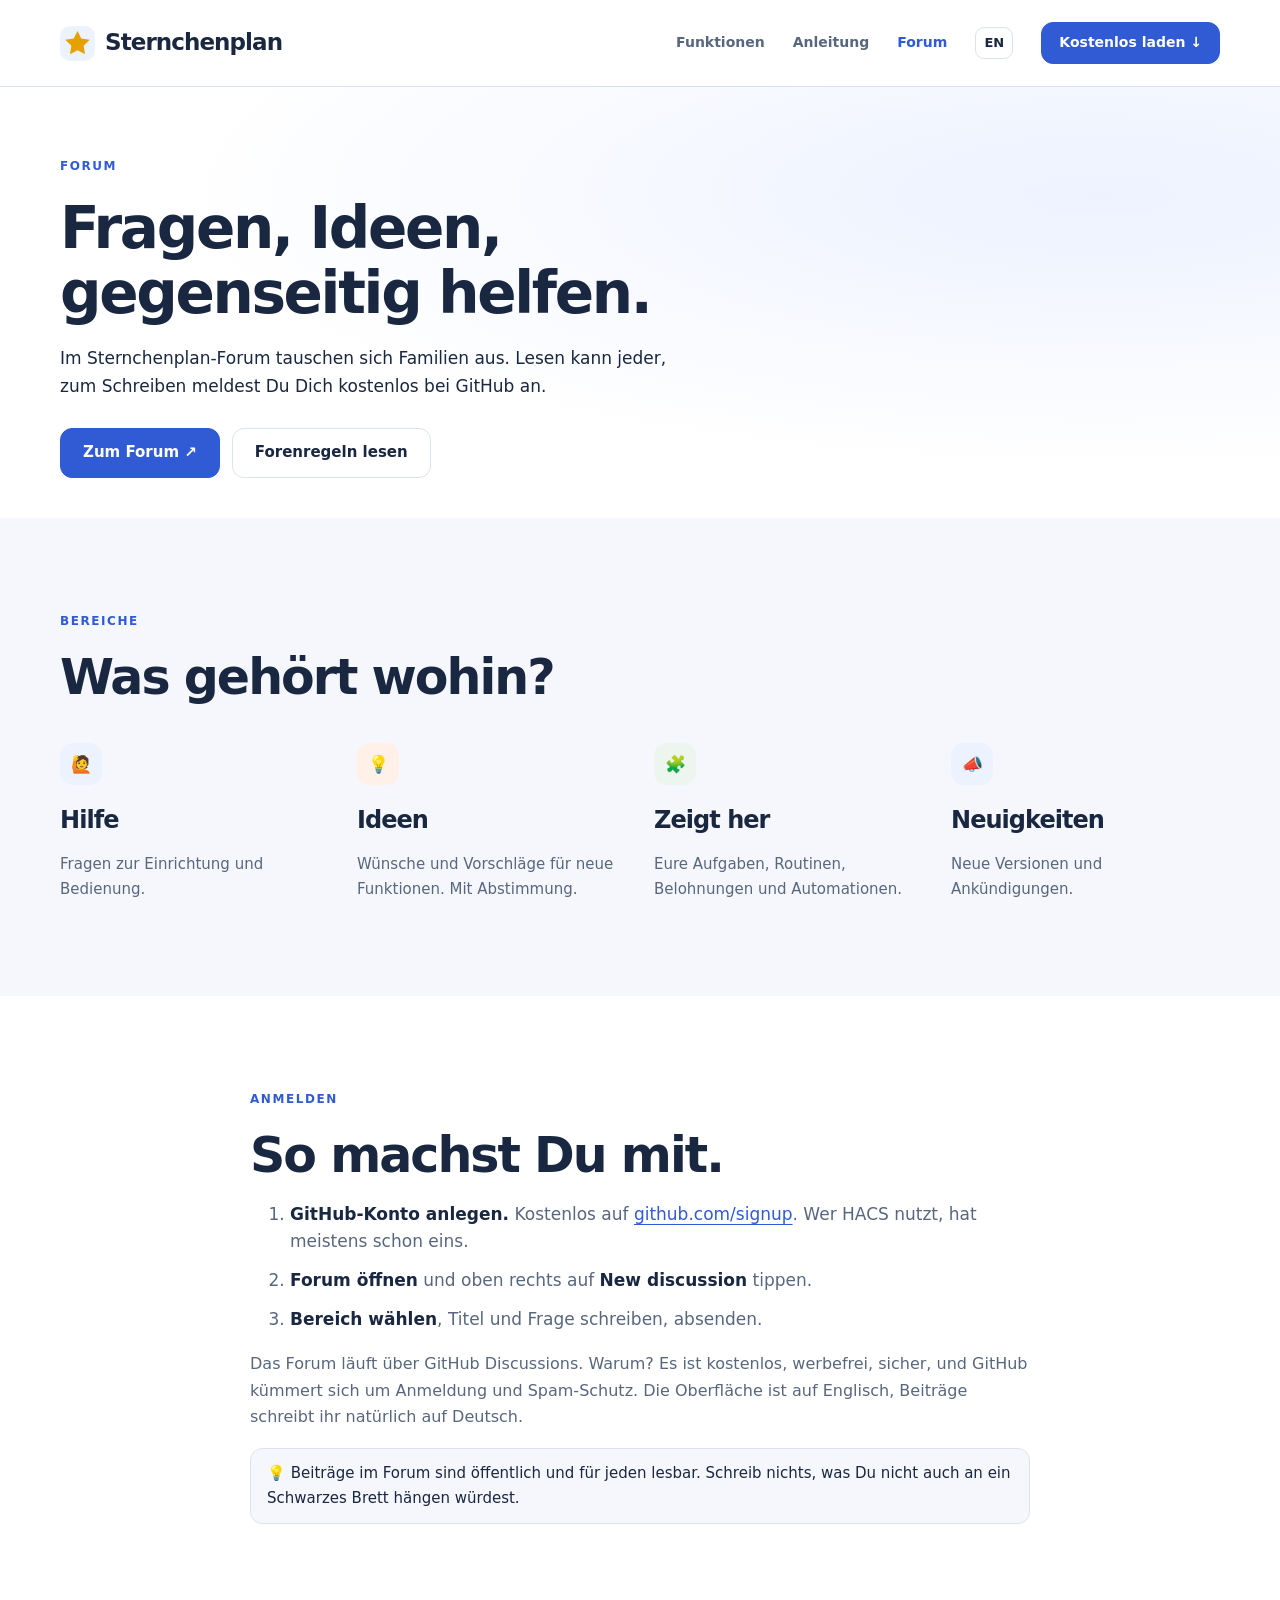
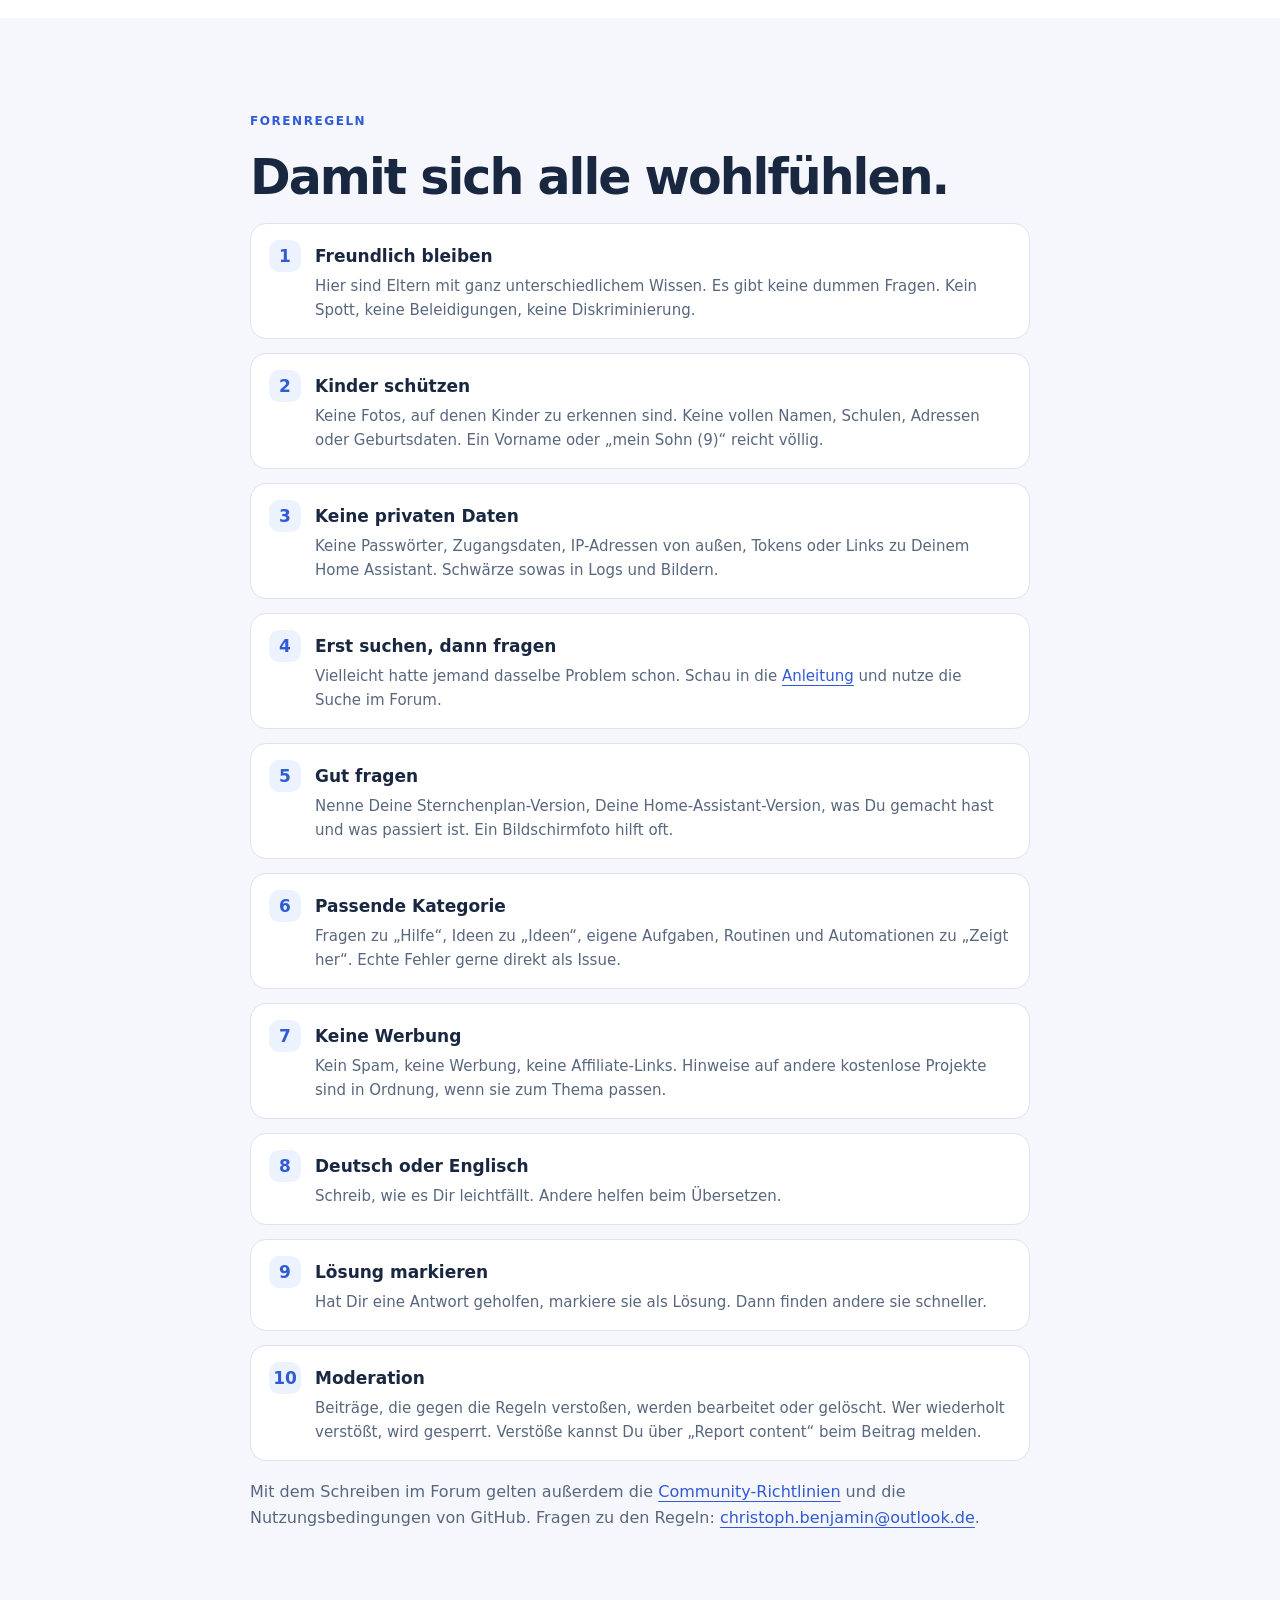
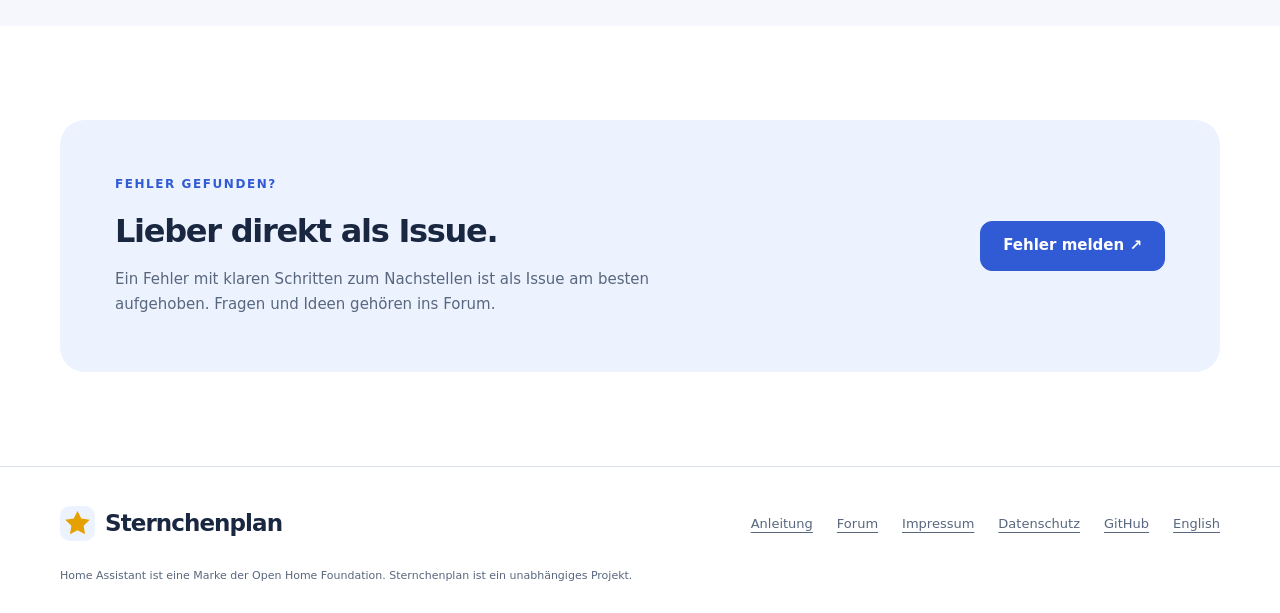
<file: docs/forum.html>
<!doctype html>
<html lang="de"><head><meta charset="utf-8"><meta name="viewport" content="width=device-width, initial-scale=1"><meta name="color-scheme" content="light dark"><title>Forum – Sternchenplan</title><meta name="description" content="Das Forum für Familien mit Sternchenplan: Fragen stellen, Ideen teilen, gegenseitig helfen."><link rel="canonical" href="https://bchristoph1985-crypto.github.io/sternchenplan/forum.html"><link rel="alternate" hreflang="de" href="https://bchristoph1985-crypto.github.io/sternchenplan/forum.html"><link rel="alternate" hreflang="en" href="https://bchristoph1985-crypto.github.io/sternchenplan/en/forum.html"><meta property="og:type" content="website"><meta property="og:locale" content="de_DE"><meta property="og:title" content="Forum – Sternchenplan"><meta property="og:description" content="Das Forum für Familien mit Sternchenplan: Fragen stellen, Ideen teilen, gegenseitig helfen."><meta property="og:url" content="https://bchristoph1985-crypto.github.io/sternchenplan/forum.html"><meta property="og:image" content="https://bchristoph1985-crypto.github.io/sternchenplan/bilder/og-sternchenplan.png"><meta property="og:image:width" content="1200"><meta property="og:image:height" content="630"><meta property="og:image:alt" content="Sternchenplan – Aufgaben erledigt. Sterne verdient. Der Familienplan für Home Assistant."><meta name="twitter:card" content="summary_large_image"><link rel="icon" href="bilder/stern.svg" type="image/svg+xml"><link rel="stylesheet" href="style.css"></head><body><a class="skip" href="#inhalt">Zum Inhalt springen</a><header><nav class="wrap nav" aria-label="Hauptnavigation"><a class="brand" href="index.html" aria-label="Sternchenplan – Startseite"><img src="bilder/stern.svg" alt="" width="35" height="35">Sternchenplan</a><div class="links"><a href="index.html#funktionen">Funktionen</a><a href="anleitung.html">Anleitung</a><a href="forum.html" aria-current="page">Forum</a><a class="lang" href="en/forum.html" hreflang="en" lang="en" title="English">EN</a><a class="btn" href="index.html#installation">Kostenlos laden <span aria-hidden="true">&nbsp;↓</span></a></div></nav></header>
<main id="inhalt"><section class="guide-hero"><div class="wrap"><div class="eyebrow">Forum</div><h1>Fragen, Ideen,<br>gegenseitig helfen.</h1><p class="lead">Im Sternchenplan-Forum tauschen sich Familien aus. Lesen kann jeder, zum Schreiben meldest Du Dich kostenlos bei GitHub an.</p><div class="actions"><a class="btn" href="https://github.com/bchristoph1985-crypto/sternchenplan/discussions" rel="noopener">Zum Forum <span aria-hidden="true">&nbsp;↗</span></a><a class="btn secondary" href="#regeln">Forenregeln lesen</a></div></div></section>
<section class="section tinted"><div class="wrap"><div class="section-head"><div class="eyebrow">Bereiche</div><h2>Was gehört wohin?</h2></div><div class="steps four"><article><div class="step-no">🙋</div><h3>Hilfe</h3><p>Fragen zur Einrichtung und Bedienung.</p></article><article><div class="step-no">💡</div><h3>Ideen</h3><p>Wünsche und Vorschläge für neue Funktionen. Mit Abstimmung.</p></article><article><div class="step-no">🧩</div><h3>Zeigt her</h3><p>Eure Aufgaben, Routinen, Belohnungen und Automationen.</p></article><article><div class="step-no">📣</div><h3>Neuigkeiten</h3><p>Neue Versionen und Ankündigungen.</p></article></div></div></section>
<section class="section" id="anmelden"><div class="wrap guide-narrow"><div class="eyebrow">Anmelden</div><h2>So machst Du mit.</h2><ol class="big-steps"><li><strong>GitHub-Konto anlegen.</strong> Kostenlos auf <a href="https://github.com/signup" rel="noopener">github.com/signup</a>. Wer HACS nutzt, hat meistens schon eins.</li><li><strong>Forum öffnen</strong> und oben rechts auf <strong>New discussion</strong> tippen.</li><li><strong>Bereich wählen</strong>, Titel und Frage schreiben, absenden.</li></ol>
<p class="muted-p">Das Forum läuft über GitHub Discussions. Warum? Es ist kostenlos, werbefrei, sicher, und GitHub kümmert sich um Anmeldung und Spam-Schutz. Die Oberfläche ist auf Englisch, Beiträge schreibt ihr natürlich auf Deutsch.</p>
<p class="tip"><span aria-hidden="true">💡</span> Beiträge im Forum sind öffentlich und für jeden lesbar. Schreib nichts, was Du nicht auch an ein Schwarzes Brett hängen würdest.</p></div></section>
<section class="section tinted" id="regeln"><div class="wrap guide-narrow"><div class="eyebrow">Forenregeln</div><h2>Damit sich alle wohlfühlen.</h2><ol class="rules"><li><strong>Freundlich bleiben</strong><p>Hier sind Eltern mit ganz unterschiedlichem Wissen. Es gibt keine dummen Fragen. Kein Spott, keine Beleidigungen, keine Diskriminierung.</p></li><li><strong>Kinder schützen</strong><p>Keine Fotos, auf denen Kinder zu erkennen sind. Keine vollen Namen, Schulen, Adressen oder Geburtsdaten. Ein Vorname oder „mein Sohn (9)“ reicht völlig.</p></li><li><strong>Keine privaten Daten</strong><p>Keine Passwörter, Zugangsdaten, IP-Adressen von außen, Tokens oder Links zu Deinem Home Assistant. Schwärze sowas in Logs und Bildern.</p></li><li><strong>Erst suchen, dann fragen</strong><p>Vielleicht hatte jemand dasselbe Problem schon. Schau in die <a href='anleitung.html'>Anleitung</a> und nutze die Suche im Forum.</p></li><li><strong>Gut fragen</strong><p>Nenne Deine Sternchenplan-Version, Deine Home-Assistant-Version, was Du gemacht hast und was passiert ist. Ein Bildschirmfoto hilft oft.</p></li><li><strong>Passende Kategorie</strong><p>Fragen zu „Hilfe“, Ideen zu „Ideen“, eigene Aufgaben, Routinen und Automationen zu „Zeigt her“. Echte Fehler gerne direkt als Issue.</p></li><li><strong>Keine Werbung</strong><p>Kein Spam, keine Werbung, keine Affiliate-Links. Hinweise auf andere kostenlose Projekte sind in Ordnung, wenn sie zum Thema passen.</p></li><li><strong>Deutsch oder Englisch</strong><p>Schreib, wie es Dir leichtfällt. Andere helfen beim Übersetzen.</p></li><li><strong>Lösung markieren</strong><p>Hat Dir eine Antwort geholfen, markiere sie als Lösung. Dann finden andere sie schneller.</p></li><li><strong>Moderation</strong><p>Beiträge, die gegen die Regeln verstoßen, werden bearbeitet oder gelöscht. Wer wiederholt verstößt, wird gesperrt. Verstöße kannst Du über „Report content“ beim Beitrag melden.</p></li></ol><p class="muted-p">Mit dem Schreiben im Forum gelten außerdem die <a href="https://docs.github.com/de/site-policy/github-terms/github-community-guidelines" rel="noopener">Community-Richtlinien</a> und die Nutzungsbedingungen von GitHub. Fragen zu den Regeln: <a href="mailto:christoph.benjamin@outlook.de">christoph.benjamin@outlook.de</a>.</p></div></section>
<section class="section"><div class="wrap"><div class="test-family"><div><div class="eyebrow">Fehler gefunden?</div><h2>Lieber direkt als Issue.</h2><p>Ein Fehler mit klaren Schritten zum Nachstellen ist als Issue am besten aufgehoben. Fragen und Ideen gehören ins Forum.</p></div><a class="btn" href="https://github.com/bchristoph1985-crypto/sternchenplan/issues/new" rel="noopener">Fehler melden <span aria-hidden="true">&nbsp;↗</span></a></div></div></section></main><footer><div class="wrap"><div class="footer-top"><a class="brand" href="index.html" aria-label="Sternchenplan – Startseite"><img src="bilder/stern.svg" alt="" width="35" height="35">Sternchenplan</a><nav class="footer-links" aria-label="Rechtliches und Kontakt"><a href="anleitung.html">Anleitung</a><a href="forum.html">Forum</a><a href="impressum.html">Impressum</a><a href="datenschutz.html">Datenschutz</a><a href="https://github.com/bchristoph1985-crypto/sternchenplan">GitHub</a><a href="en/forum.html" hreflang="en" lang="en">English</a></nav></div><p class="small">Home Assistant ist eine Marke der Open Home Foundation. Sternchenplan ist ein unabhängiges Projekt.</p></div></footer></body></html>
</file>
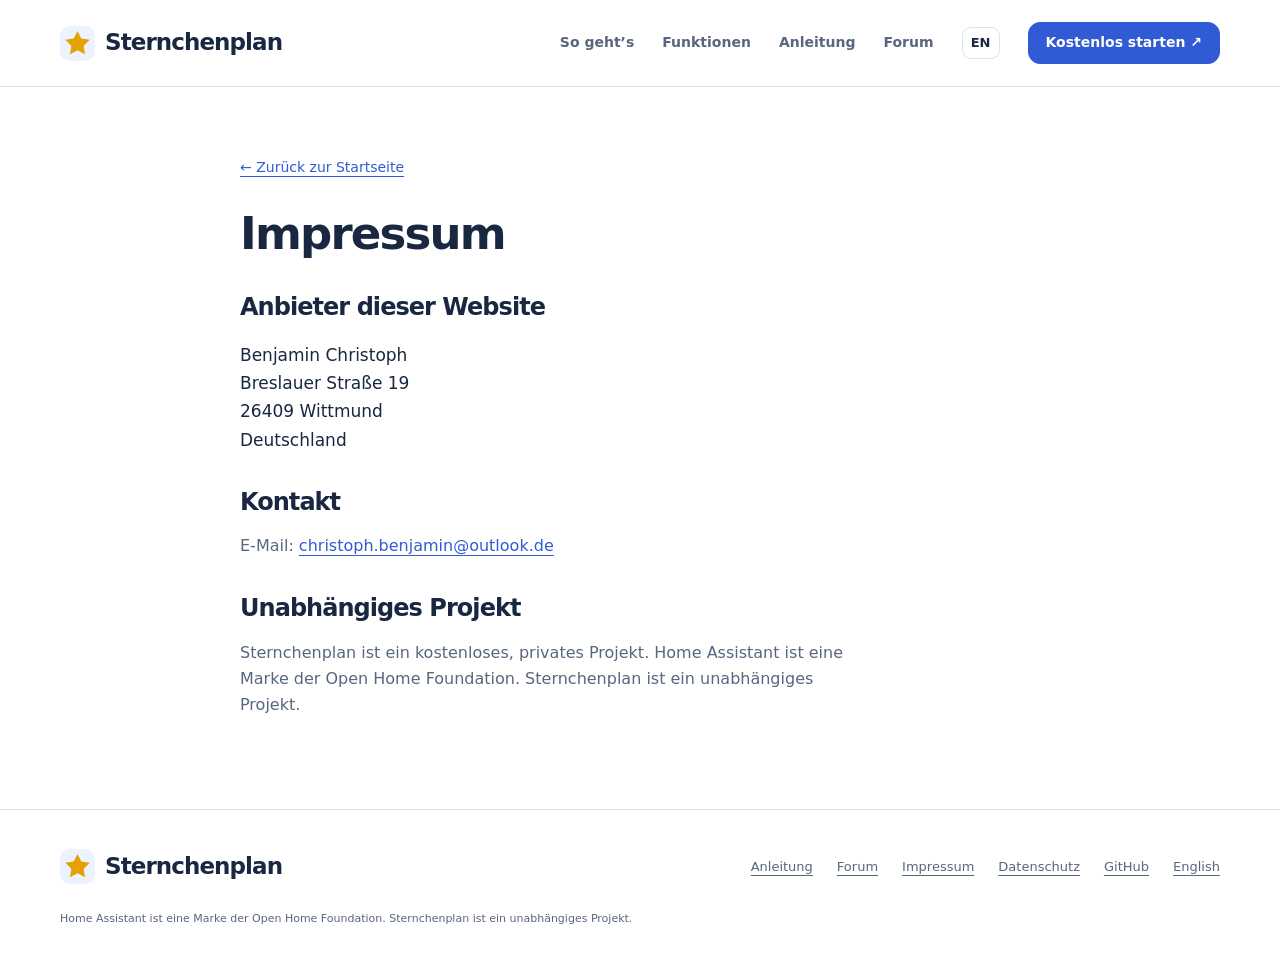
<file: docs/impressum.html>
<!doctype html>
<html lang="de"><head><meta charset="utf-8"><meta name="viewport" content="width=device-width, initial-scale=1"><meta name="color-scheme" content="light dark"><title>Impressum – Sternchenplan</title><meta name="description" content="Impressum der Website Sternchenplan."><link rel="canonical" href="https://bchristoph1985-crypto.github.io/sternchenplan/impressum.html"><meta property="og:type" content="website"><meta property="og:locale" content="de_DE"><meta property="og:title" content="Impressum – Sternchenplan"><meta property="og:description" content="Impressum der Website Sternchenplan."><meta property="og:url" content="https://bchristoph1985-crypto.github.io/sternchenplan/impressum.html"><meta property="og:image" content="https://bchristoph1985-crypto.github.io/sternchenplan/bilder/og-sternchenplan.png"><meta property="og:image:width" content="1200"><meta property="og:image:height" content="630"><meta property="og:image:alt" content="Sternchenplan – Aufgaben erledigt. Sterne verdient. Der Familienplan für Home Assistant."><meta name="twitter:card" content="summary_large_image"><link rel="icon" href="bilder/stern.svg" type="image/svg+xml"><link rel="stylesheet" href="style.css"></head><body><a class="skip" href="#inhalt">Zum Inhalt springen</a><header><nav class="wrap nav" aria-label="Hauptnavigation"><a class="brand" href="index.html" aria-label="Sternchenplan – Startseite"><img src="bilder/stern.svg" alt="" width="35" height="35">Sternchenplan</a><div class="links"><a href="index.html#so-gehts">So geht’s</a><a href="index.html#funktionen">Funktionen</a><a href="anleitung.html">Anleitung</a><a href="forum.html">Forum</a><a class="lang" href="en/index.html" hreflang="en" lang="en" title="English">EN</a><a class="btn" href="index.html#installation">Kostenlos starten <span aria-hidden="true">&nbsp;↗</span></a></div></nav></header><main id="inhalt" class="wrap legal"><a class="legal-back" href="index.html">← Zurück zur Startseite</a><h1>Impressum</h1><h2>Anbieter dieser Website</h2><address>Benjamin Christoph<br>Breslauer Straße 19<br>26409 Wittmund<br>Deutschland</address><h2>Kontakt</h2><p>E-Mail: <a href="mailto:christoph.benjamin@outlook.de">christoph.benjamin@outlook.de</a></p><h2>Unabhängiges Projekt</h2><p>Sternchenplan ist ein kostenloses, privates Projekt. Home Assistant ist eine Marke der Open Home Foundation. Sternchenplan ist ein unabhängiges Projekt.</p></main><footer><div class="wrap"><div class="footer-top"><a class="brand" href="index.html" aria-label="Sternchenplan – Startseite"><img src="bilder/stern.svg" alt="" width="35" height="35">Sternchenplan</a><nav class="footer-links" aria-label="Rechtliches und Kontakt"><a href="anleitung.html">Anleitung</a><a href="forum.html">Forum</a><a href="impressum.html">Impressum</a><a href="datenschutz.html">Datenschutz</a><a href="https://github.com/bchristoph1985-crypto/sternchenplan">GitHub</a><a href="en/index.html" hreflang="en" lang="en">English</a></nav></div><p class="small">Home Assistant ist eine Marke der Open Home Foundation. Sternchenplan ist ein unabhängiges Projekt.</p></div></footer></body></html>
</file>
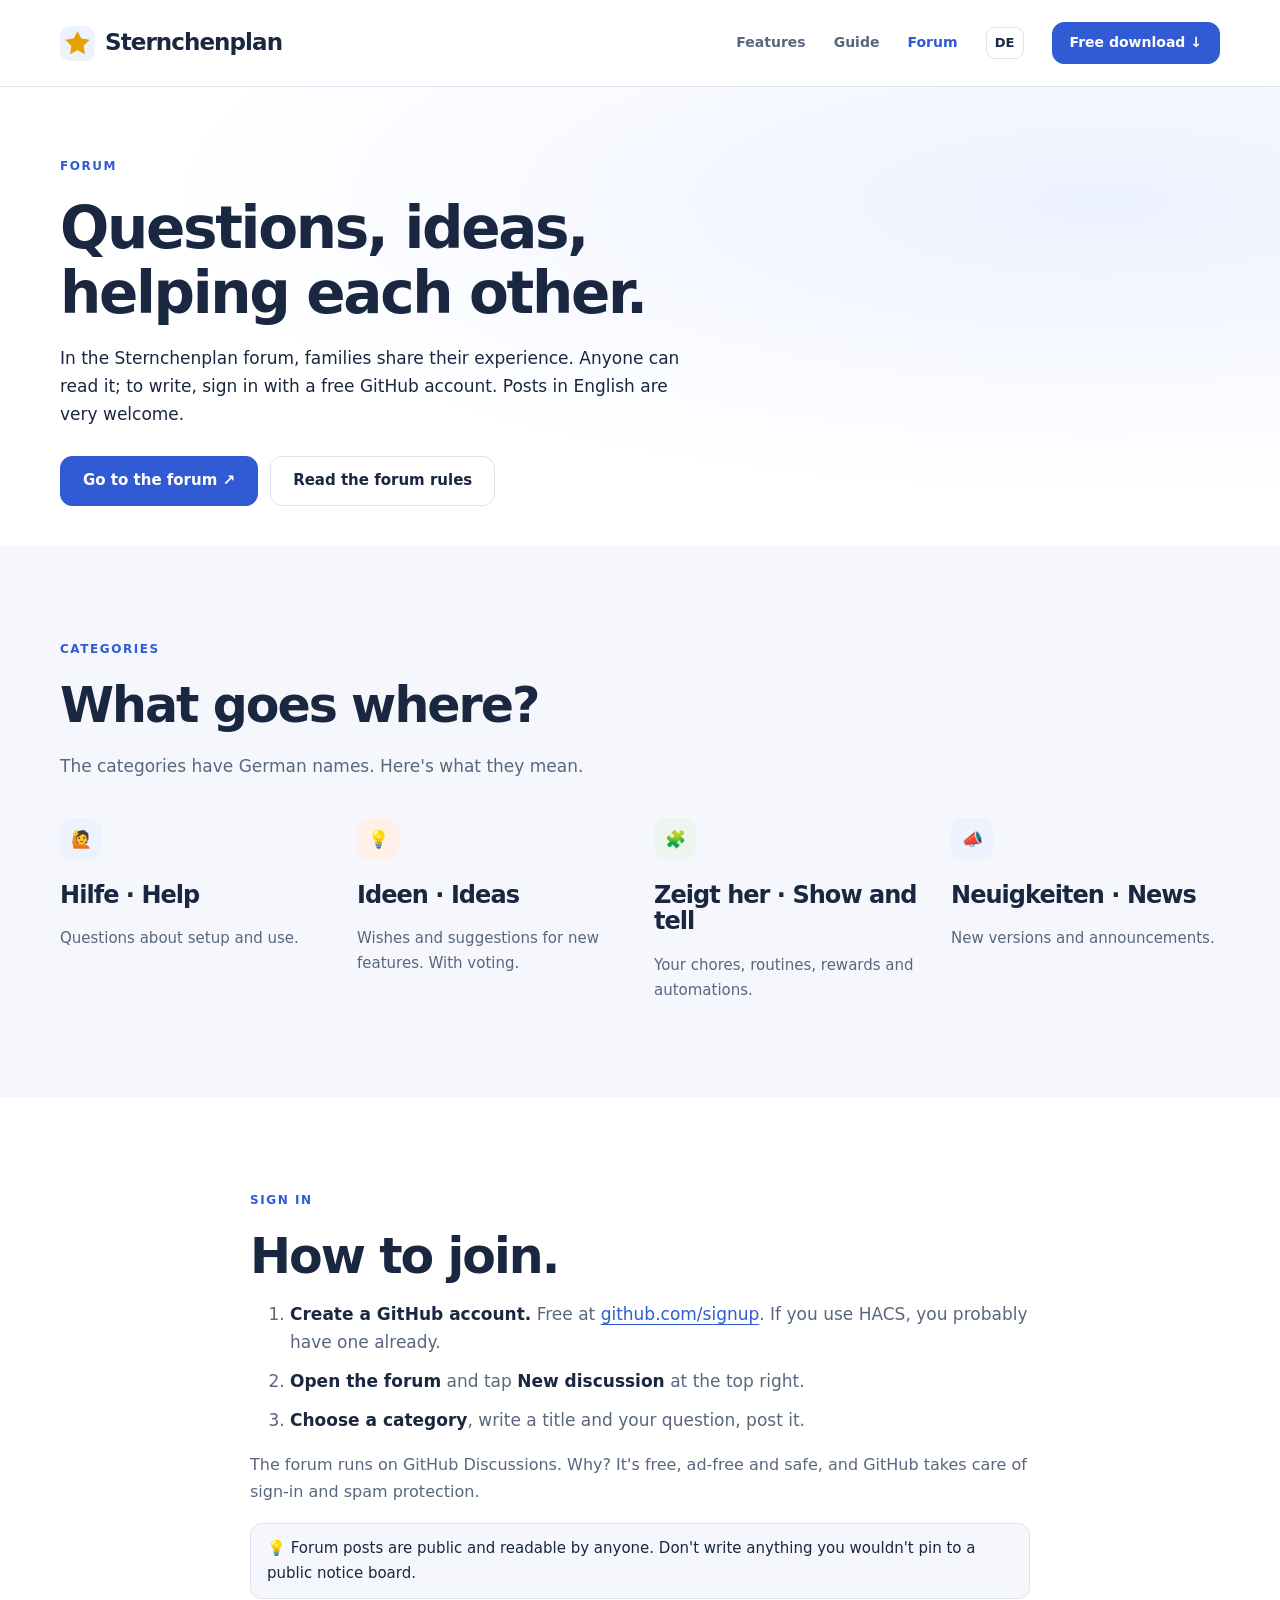
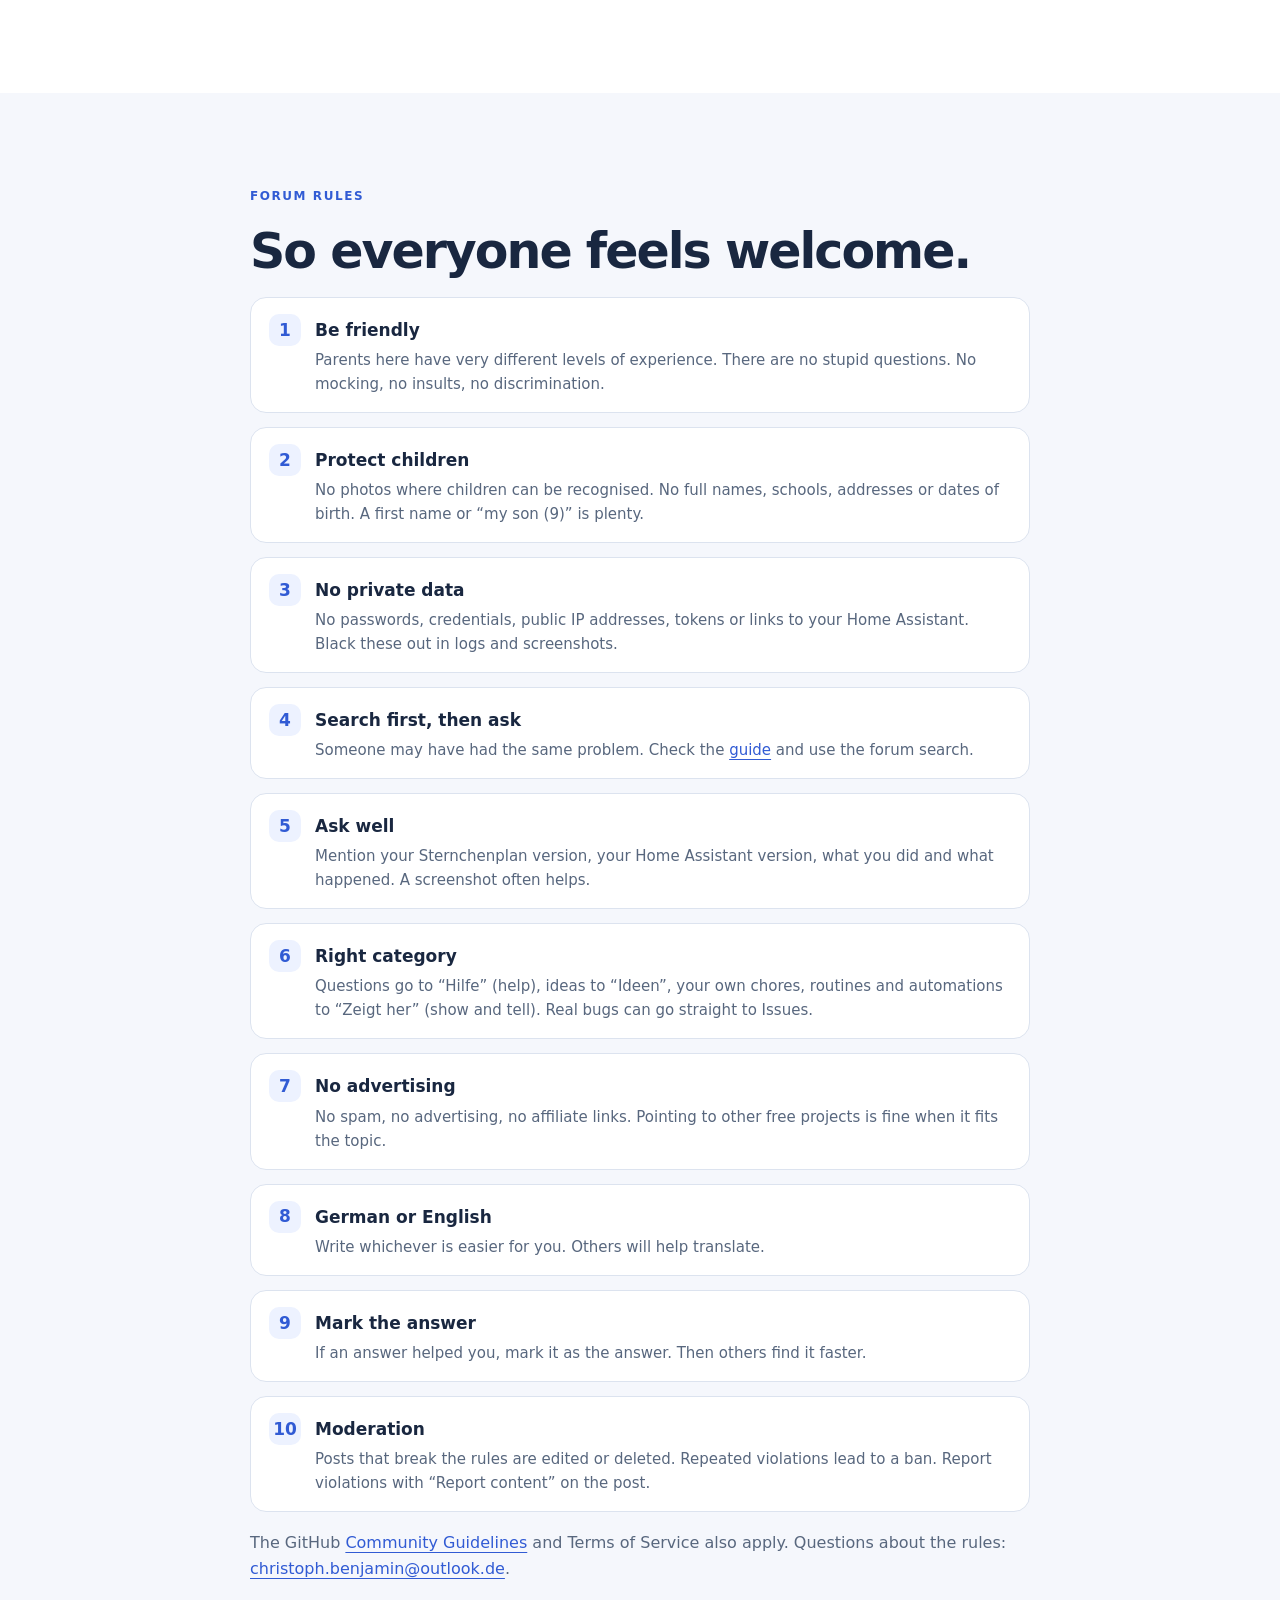
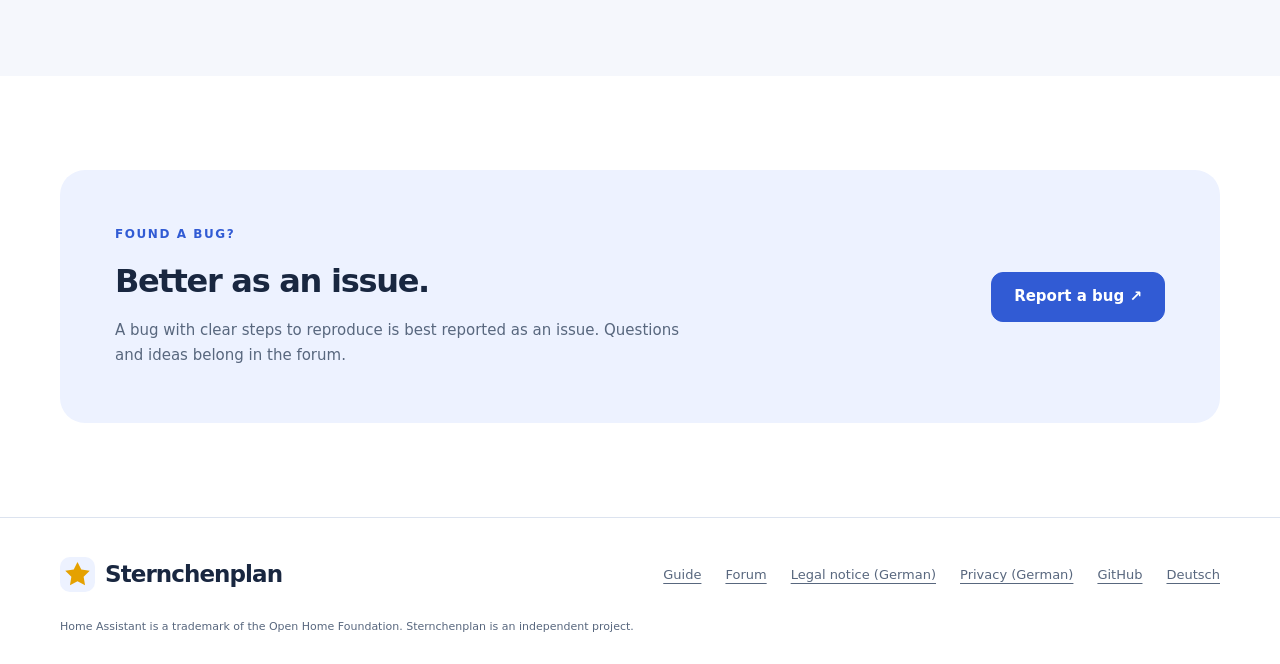
<file: docs/en/forum.html>
<!doctype html>
<html lang="en"><head><meta charset="utf-8"><meta name="viewport" content="width=device-width, initial-scale=1"><meta name="color-scheme" content="light dark"><title>Forum – Sternchenplan</title><meta name="description" content="The forum for families using Sternchenplan: ask questions, share ideas, help each other."><link rel="canonical" href="https://bchristoph1985-crypto.github.io/sternchenplan/en/forum.html"><link rel="alternate" hreflang="de" href="https://bchristoph1985-crypto.github.io/sternchenplan/forum.html"><link rel="alternate" hreflang="en" href="https://bchristoph1985-crypto.github.io/sternchenplan/en/forum.html"><meta property="og:type" content="website"><meta property="og:locale" content="en_GB"><meta property="og:title" content="Forum – Sternchenplan"><meta property="og:description" content="The forum for families using Sternchenplan: ask questions, share ideas, help each other."><meta property="og:url" content="https://bchristoph1985-crypto.github.io/sternchenplan/en/forum.html"><meta property="og:image" content="https://bchristoph1985-crypto.github.io/sternchenplan/bilder/en/og-sternchenplan.png"><meta property="og:image:width" content="1200"><meta property="og:image:height" content="630"><meta property="og:image:alt" content="Sternchenplan – Chores done. Stars earned. The family planner for Home Assistant."><meta name="twitter:card" content="summary_large_image"><link rel="icon" href="../bilder/stern.svg" type="image/svg+xml"><link rel="stylesheet" href="../style.css"></head><body><a class="skip" href="#inhalt">Skip to content</a><header><nav class="wrap nav" aria-label="Main navigation"><a class="brand" href="index.html" aria-label="Sternchenplan – home"><img src="../bilder/stern.svg" alt="" width="35" height="35">Sternchenplan</a><div class="links"><a href="index.html#funktionen">Features</a><a href="guide.html">Guide</a><a href="forum.html" aria-current="page">Forum</a><a class="lang" href="../forum.html" hreflang="de" lang="de" title="Deutsch">DE</a><a class="btn" href="index.html#installation">Free download <span aria-hidden="true">&nbsp;↓</span></a></div></nav></header>
<main id="inhalt"><section class="guide-hero"><div class="wrap"><div class="eyebrow">Forum</div><h1>Questions, ideas,<br>helping each other.</h1><p class="lead">In the Sternchenplan forum, families share their experience. Anyone can read it; to write, sign in with a free GitHub account. Posts in English are very welcome.</p><div class="actions"><a class="btn" href="https://github.com/bchristoph1985-crypto/sternchenplan/discussions" rel="noopener">Go to the forum <span aria-hidden="true">&nbsp;↗</span></a><a class="btn secondary" href="#rules">Read the forum rules</a></div></div></section>
<section class="section tinted"><div class="wrap"><div class="section-head"><div class="eyebrow">Categories</div><h2>What goes where?</h2><p>The categories have German names. Here's what they mean.</p></div><div class="steps four"><article><div class="step-no">🙋</div><h3>Hilfe · Help</h3><p>Questions about setup and use.</p></article><article><div class="step-no">💡</div><h3>Ideen · Ideas</h3><p>Wishes and suggestions for new features. With voting.</p></article><article><div class="step-no">🧩</div><h3>Zeigt her · Show and tell</h3><p>Your chores, routines, rewards and automations.</p></article><article><div class="step-no">📣</div><h3>Neuigkeiten · News</h3><p>New versions and announcements.</p></article></div></div></section>
<section class="section" id="join"><div class="wrap guide-narrow"><div class="eyebrow">Sign in</div><h2>How to join.</h2><ol class="big-steps"><li><strong>Create a GitHub account.</strong> Free at <a href="https://github.com/signup" rel="noopener">github.com/signup</a>. If you use HACS, you probably have one already.</li><li><strong>Open the forum</strong> and tap <strong>New discussion</strong> at the top right.</li><li><strong>Choose a category</strong>, write a title and your question, post it.</li></ol>
<p class="muted-p">The forum runs on GitHub Discussions. Why? It's free, ad-free and safe, and GitHub takes care of sign-in and spam protection.</p>
<p class="tip"><span aria-hidden="true">💡</span> Forum posts are public and readable by anyone. Don't write anything you wouldn't pin to a public notice board.</p></div></section>
<section class="section tinted" id="rules"><div class="wrap guide-narrow"><div class="eyebrow">Forum rules</div><h2>So everyone feels welcome.</h2><ol class="rules"><li><strong>Be friendly</strong><p>Parents here have very different levels of experience. There are no stupid questions. No mocking, no insults, no discrimination.</p></li><li><strong>Protect children</strong><p>No photos where children can be recognised. No full names, schools, addresses or dates of birth. A first name or “my son (9)” is plenty.</p></li><li><strong>No private data</strong><p>No passwords, credentials, public IP addresses, tokens or links to your Home Assistant. Black these out in logs and screenshots.</p></li><li><strong>Search first, then ask</strong><p>Someone may have had the same problem. Check the <a href='guide.html'>guide</a> and use the forum search.</p></li><li><strong>Ask well</strong><p>Mention your Sternchenplan version, your Home Assistant version, what you did and what happened. A screenshot often helps.</p></li><li><strong>Right category</strong><p>Questions go to “Hilfe” (help), ideas to “Ideen”, your own chores, routines and automations to “Zeigt her” (show and tell). Real bugs can go straight to Issues.</p></li><li><strong>No advertising</strong><p>No spam, no advertising, no affiliate links. Pointing to other free projects is fine when it fits the topic.</p></li><li><strong>German or English</strong><p>Write whichever is easier for you. Others will help translate.</p></li><li><strong>Mark the answer</strong><p>If an answer helped you, mark it as the answer. Then others find it faster.</p></li><li><strong>Moderation</strong><p>Posts that break the rules are edited or deleted. Repeated violations lead to a ban. Report violations with “Report content” on the post.</p></li></ol><p class="muted-p">The GitHub <a href="https://docs.github.com/en/site-policy/github-terms/github-community-guidelines" rel="noopener">Community Guidelines</a> and Terms of Service also apply. Questions about the rules: <a href="mailto:christoph.benjamin@outlook.de">christoph.benjamin@outlook.de</a>.</p></div></section>
<section class="section"><div class="wrap"><div class="test-family"><div><div class="eyebrow">Found a bug?</div><h2>Better as an issue.</h2><p>A bug with clear steps to reproduce is best reported as an issue. Questions and ideas belong in the forum.</p></div><a class="btn" href="https://github.com/bchristoph1985-crypto/sternchenplan/issues/new" rel="noopener">Report a bug <span aria-hidden="true">&nbsp;↗</span></a></div></div></section></main><footer><div class="wrap"><div class="footer-top"><a class="brand" href="index.html" aria-label="Sternchenplan – home"><img src="../bilder/stern.svg" alt="" width="35" height="35">Sternchenplan</a><nav class="footer-links" aria-label="Legal and contact"><a href="guide.html">Guide</a><a href="forum.html">Forum</a><a href="../impressum.html" hreflang="de">Legal notice (German)</a><a href="../datenschutz.html" hreflang="de">Privacy (German)</a><a href="https://github.com/bchristoph1985-crypto/sternchenplan">GitHub</a><a href="../index.html" hreflang="de" lang="de">Deutsch</a></nav></div><p class="small">Home Assistant is a trademark of the Open Home Foundation. Sternchenplan is an independent project.</p></div></footer></body></html>
</file>
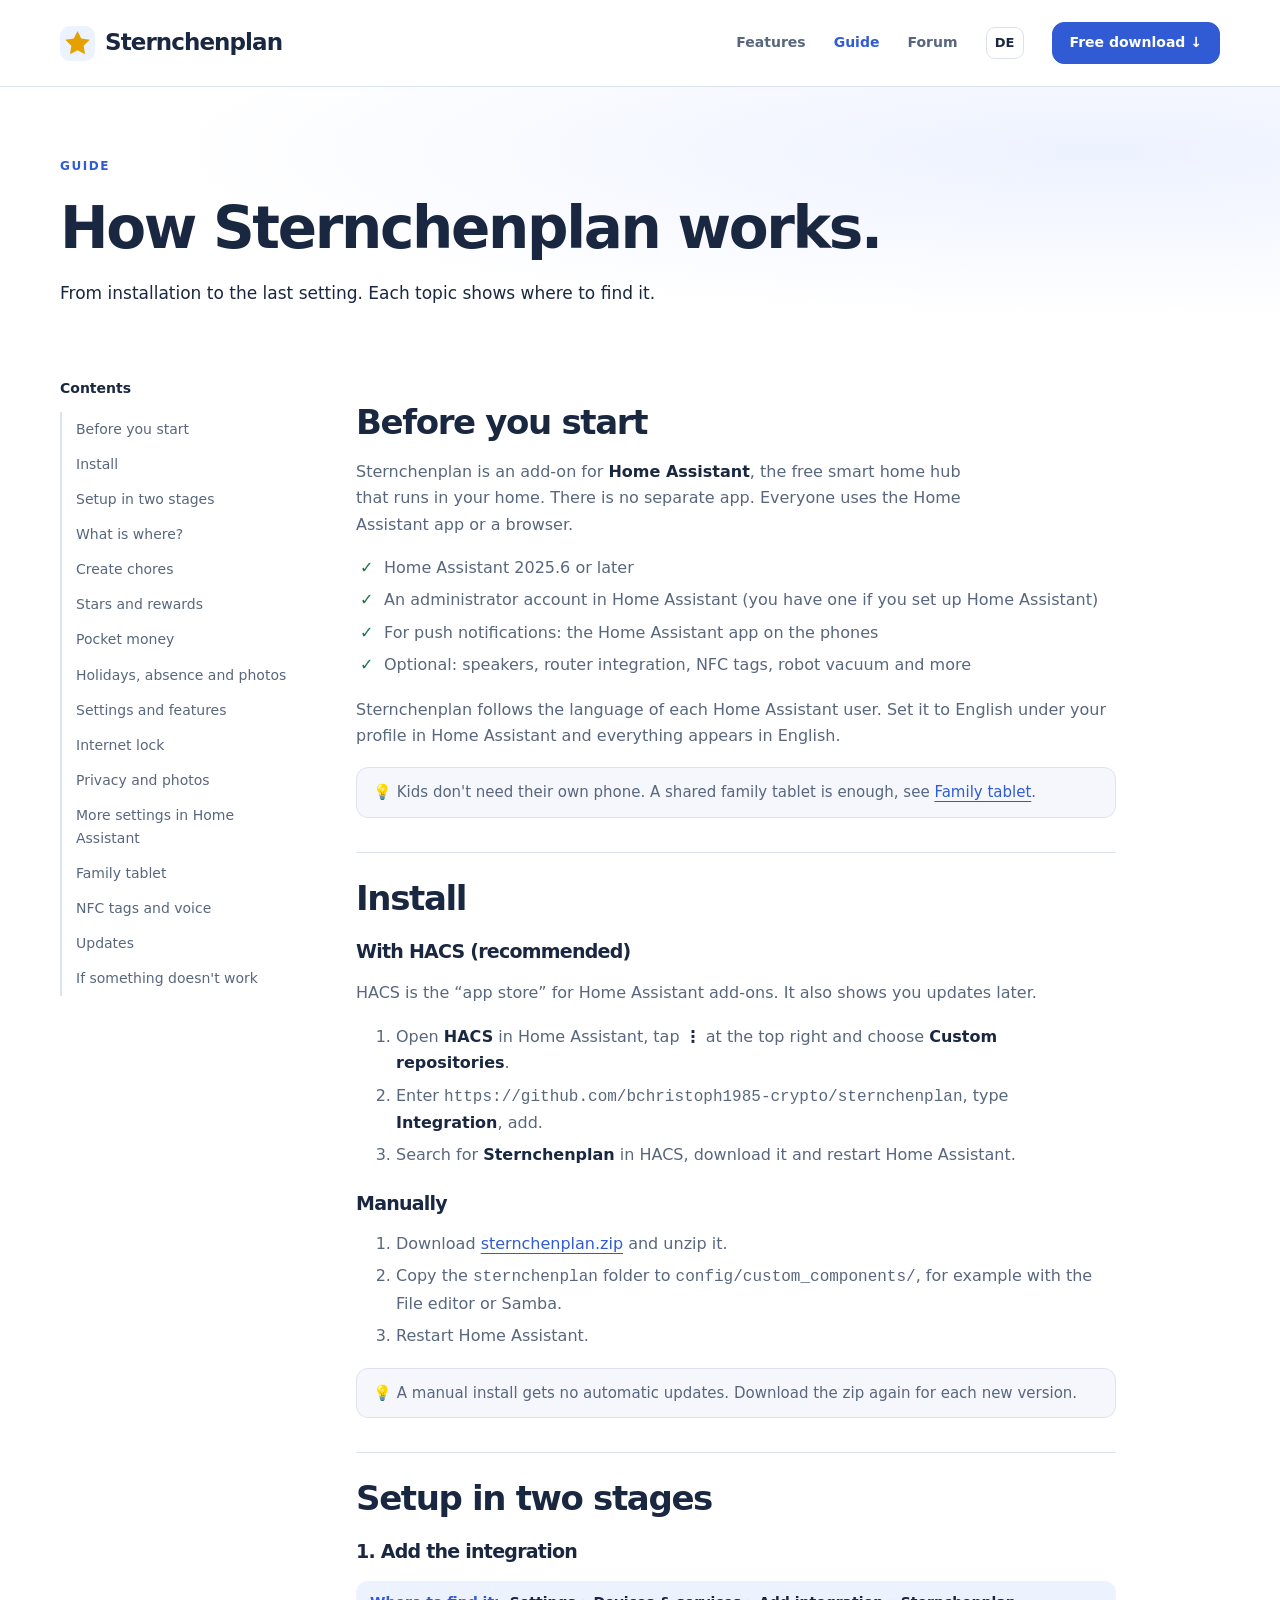
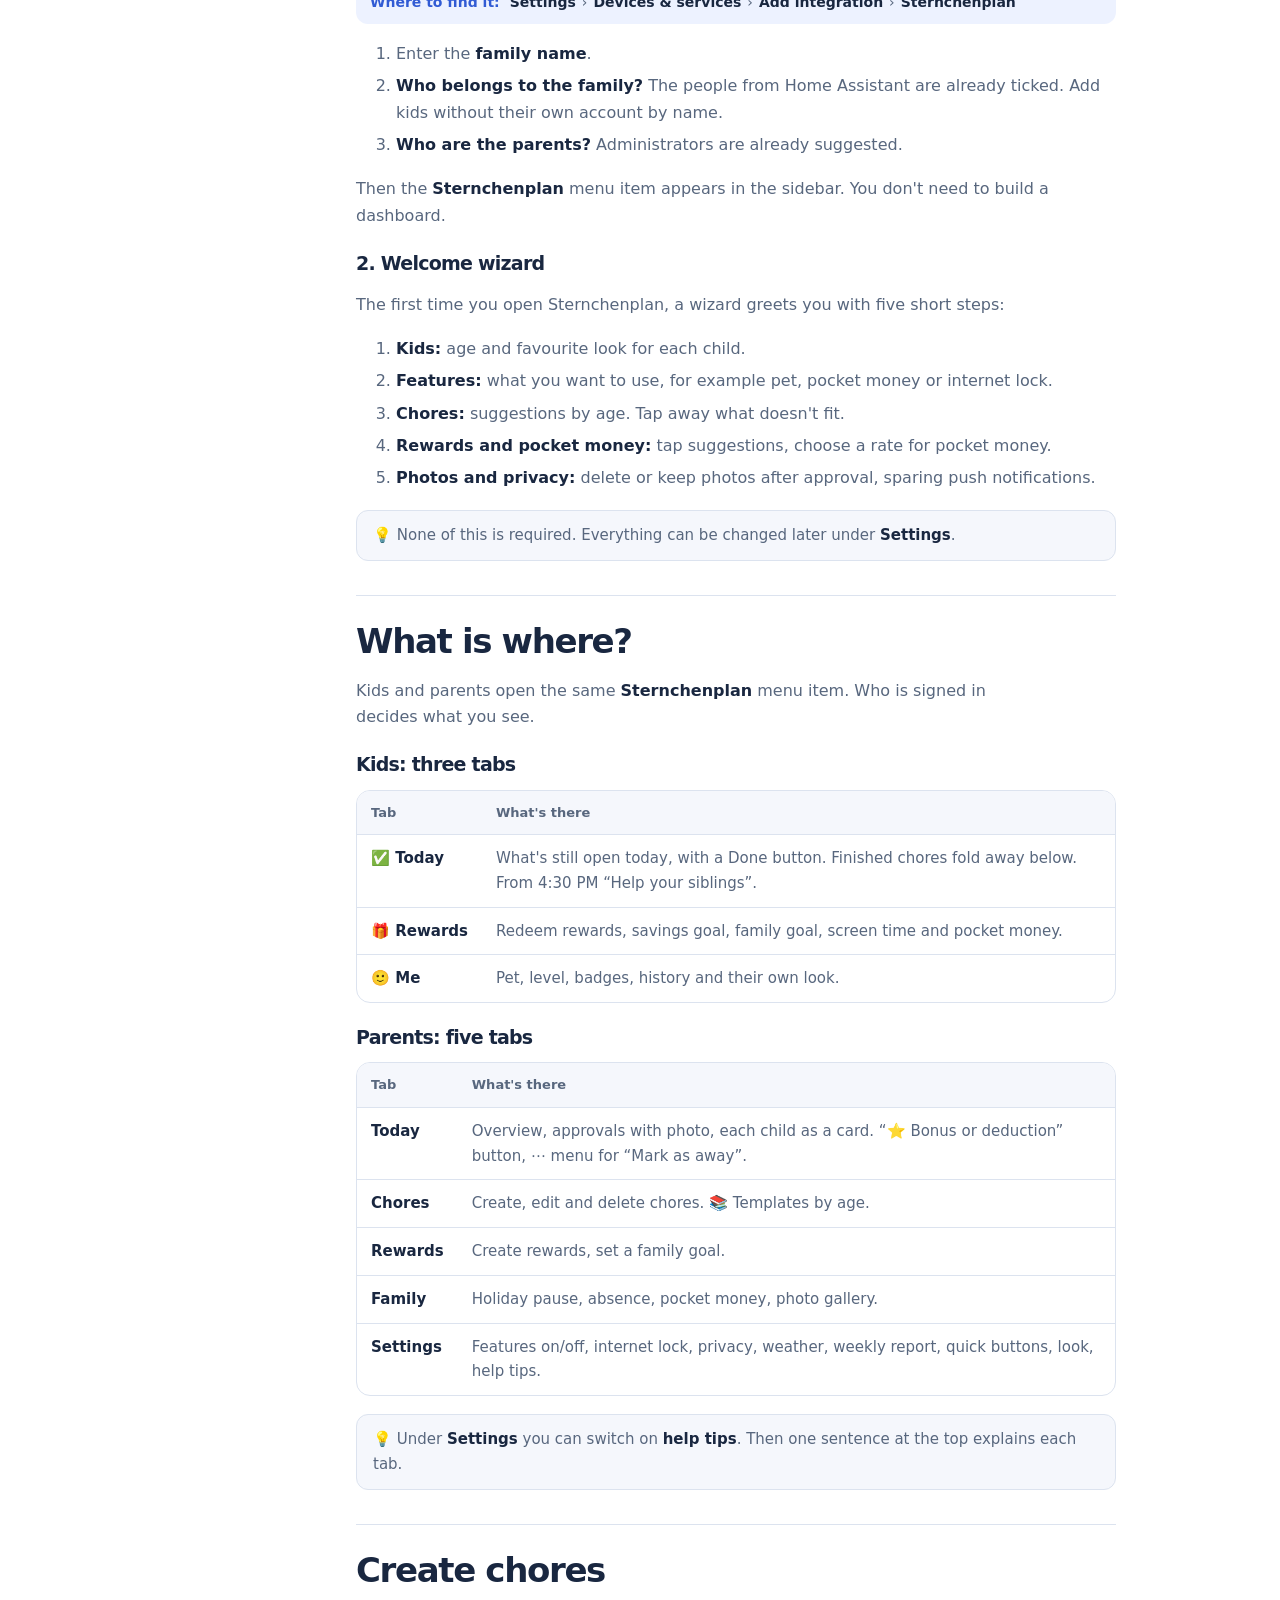
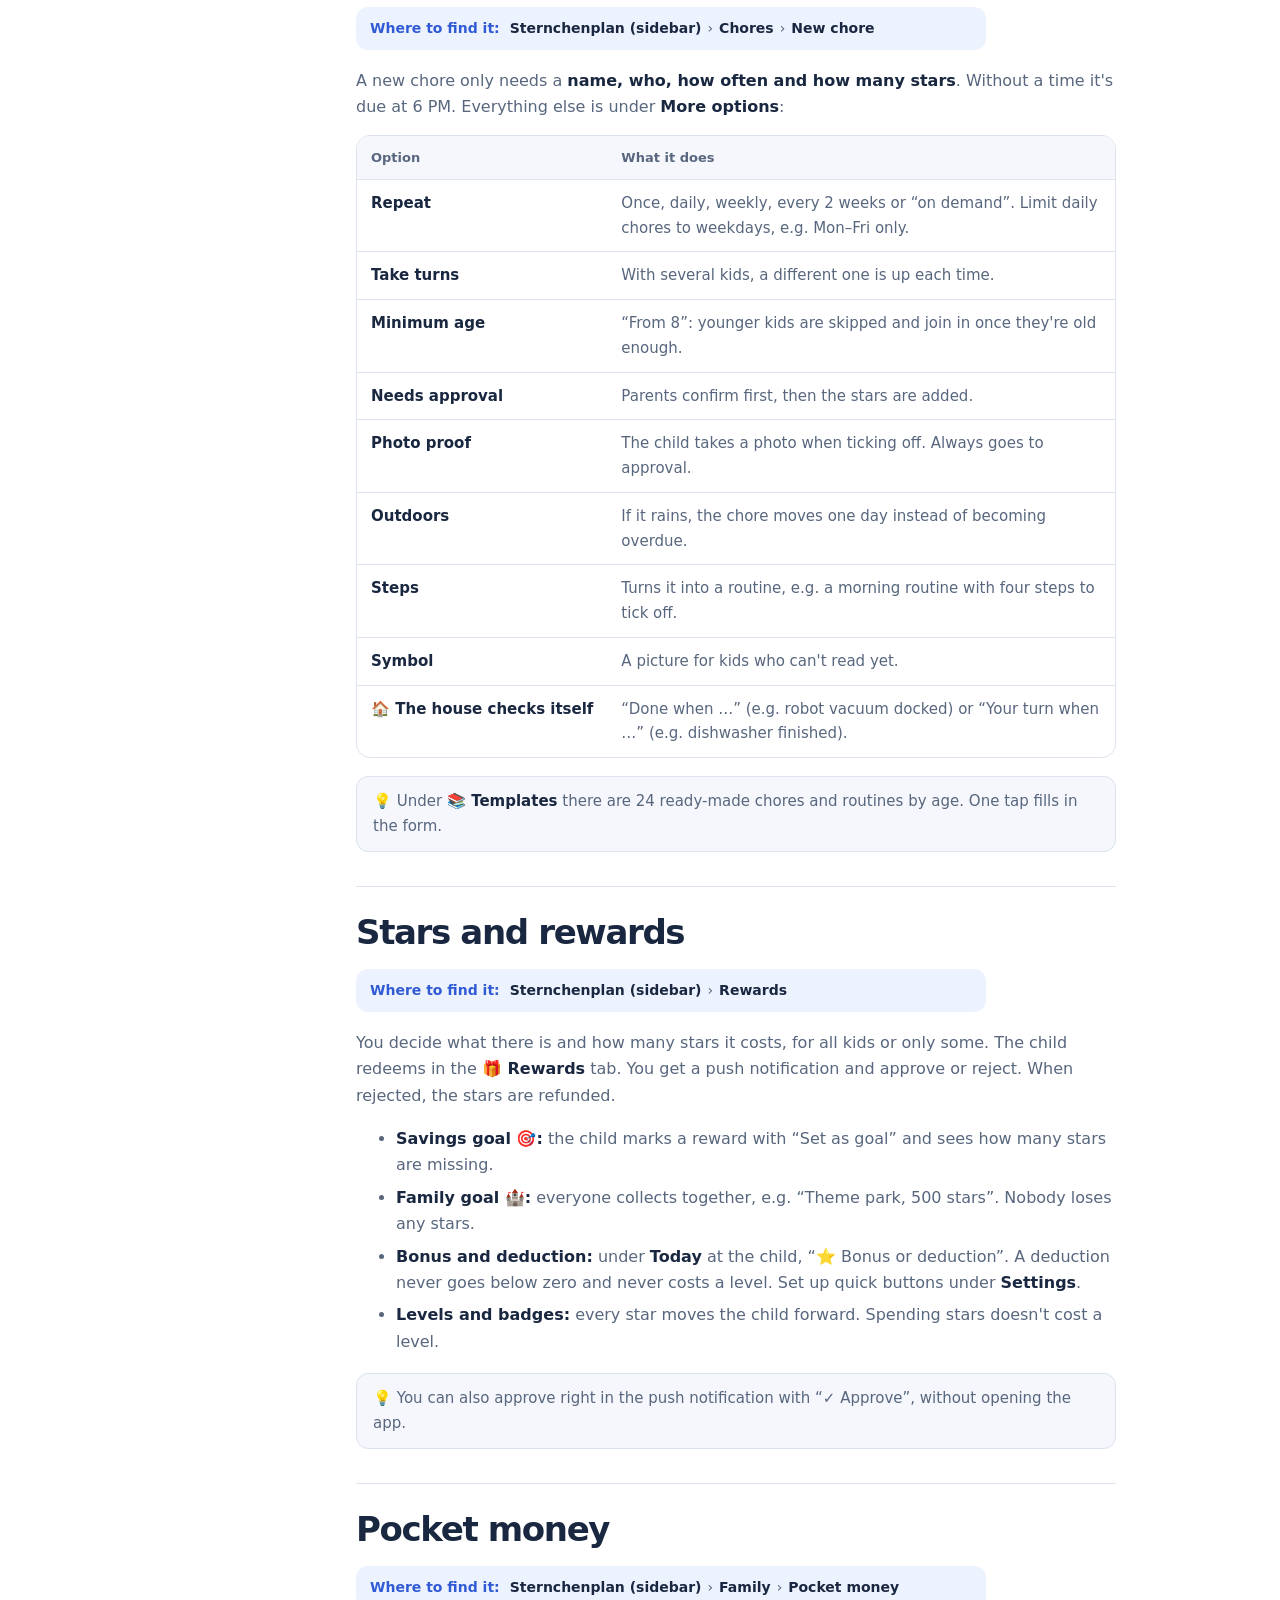
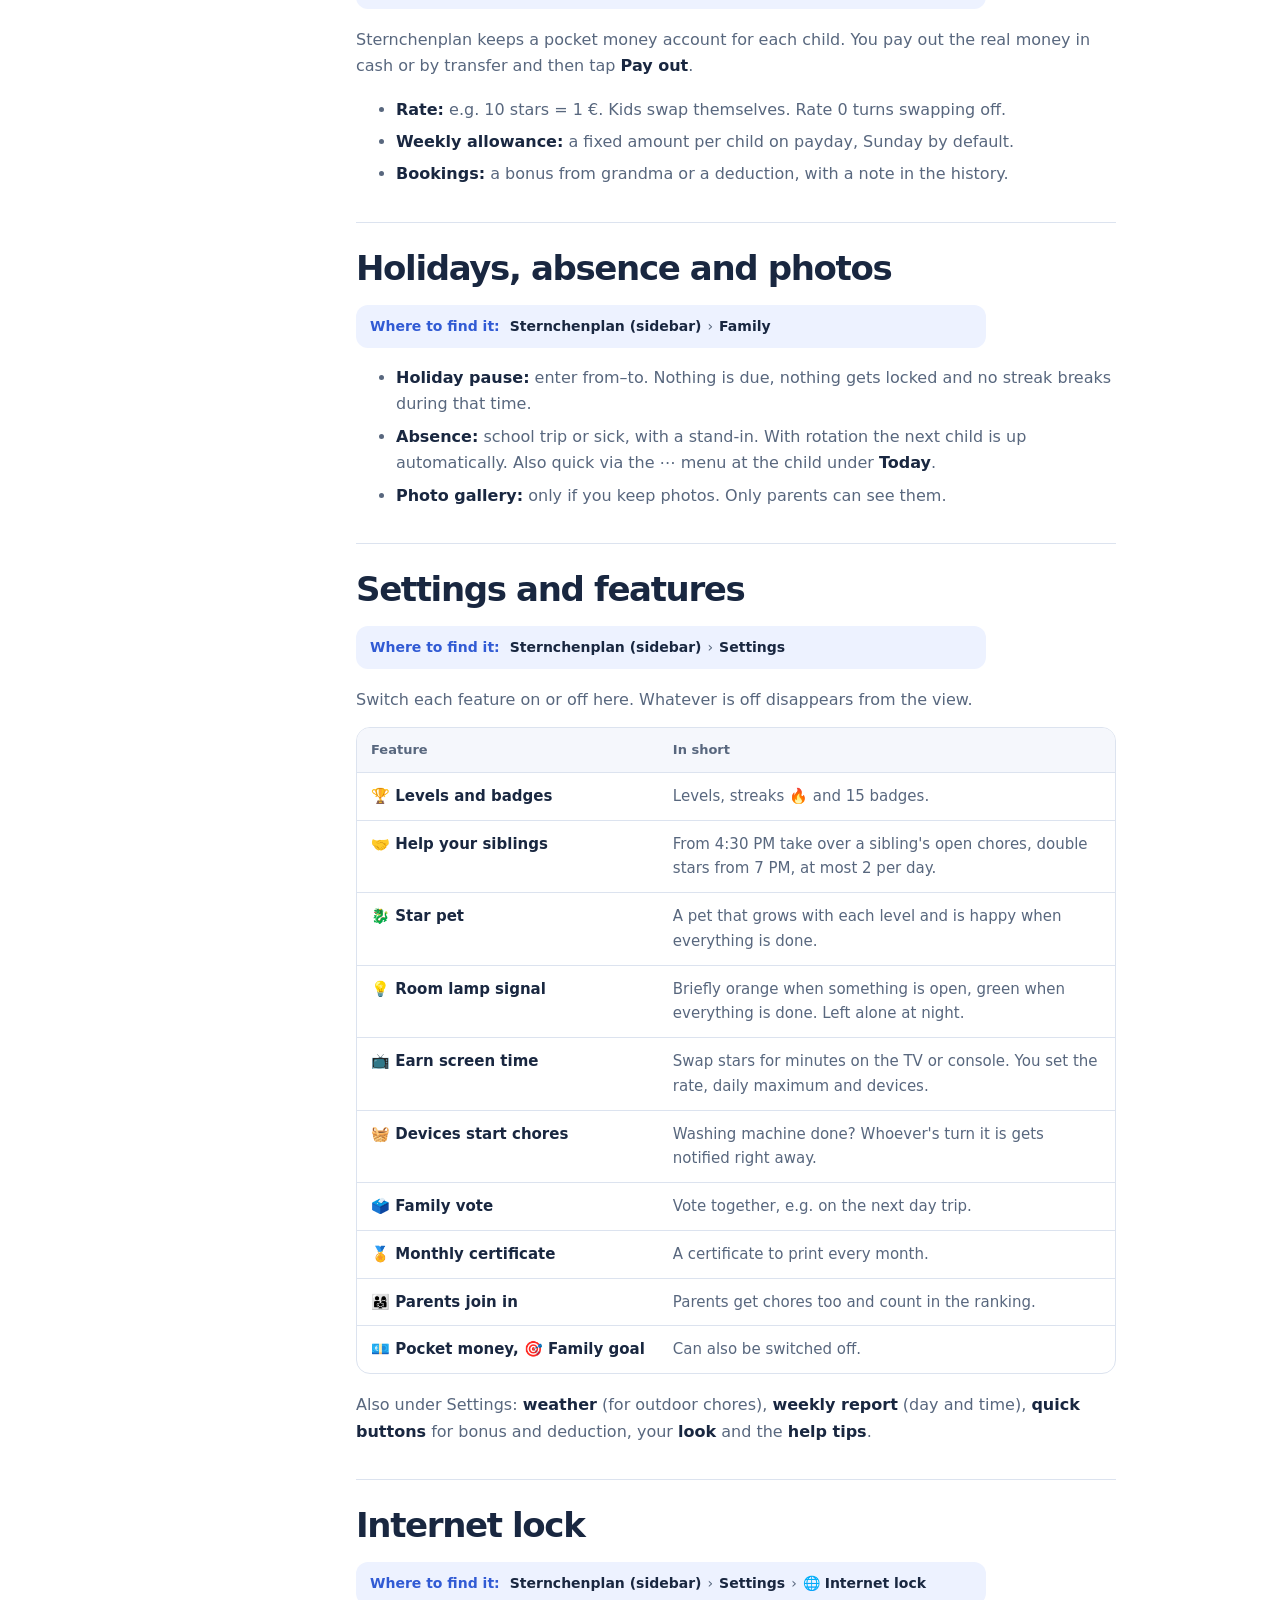
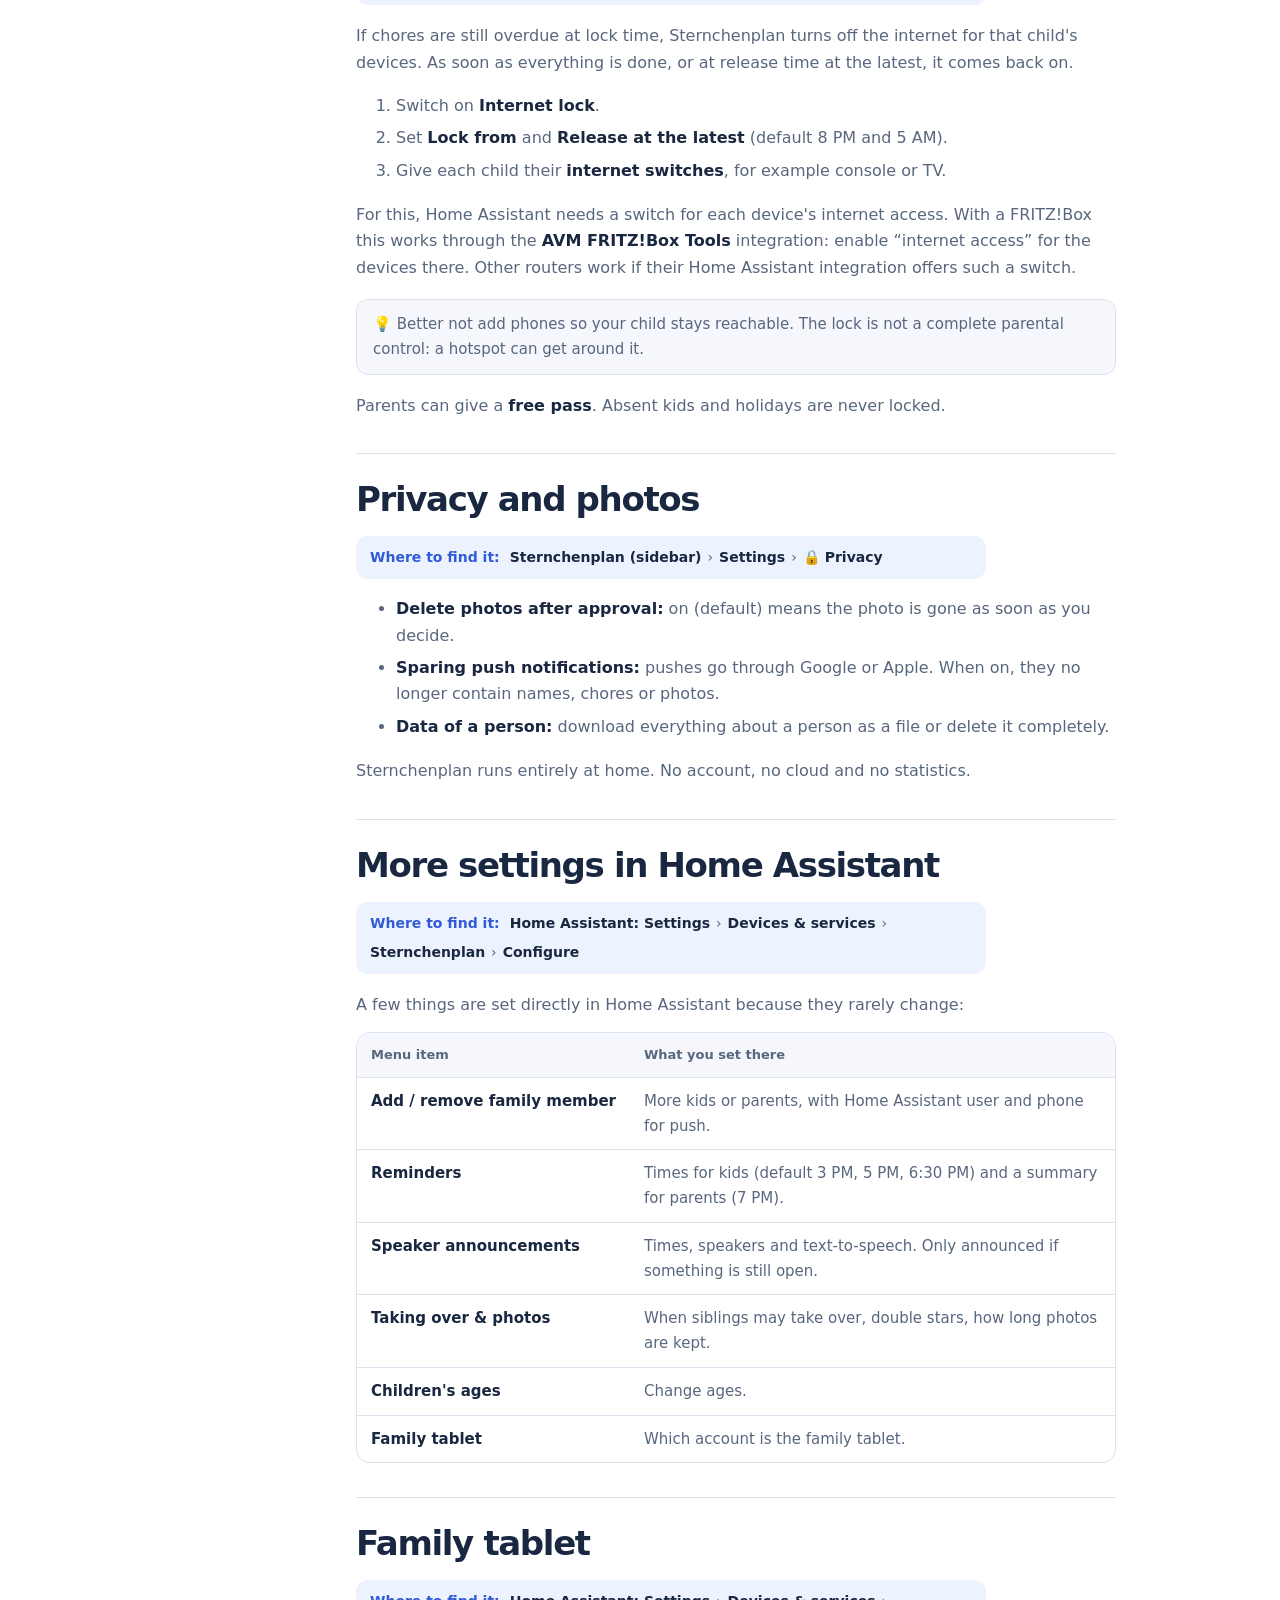
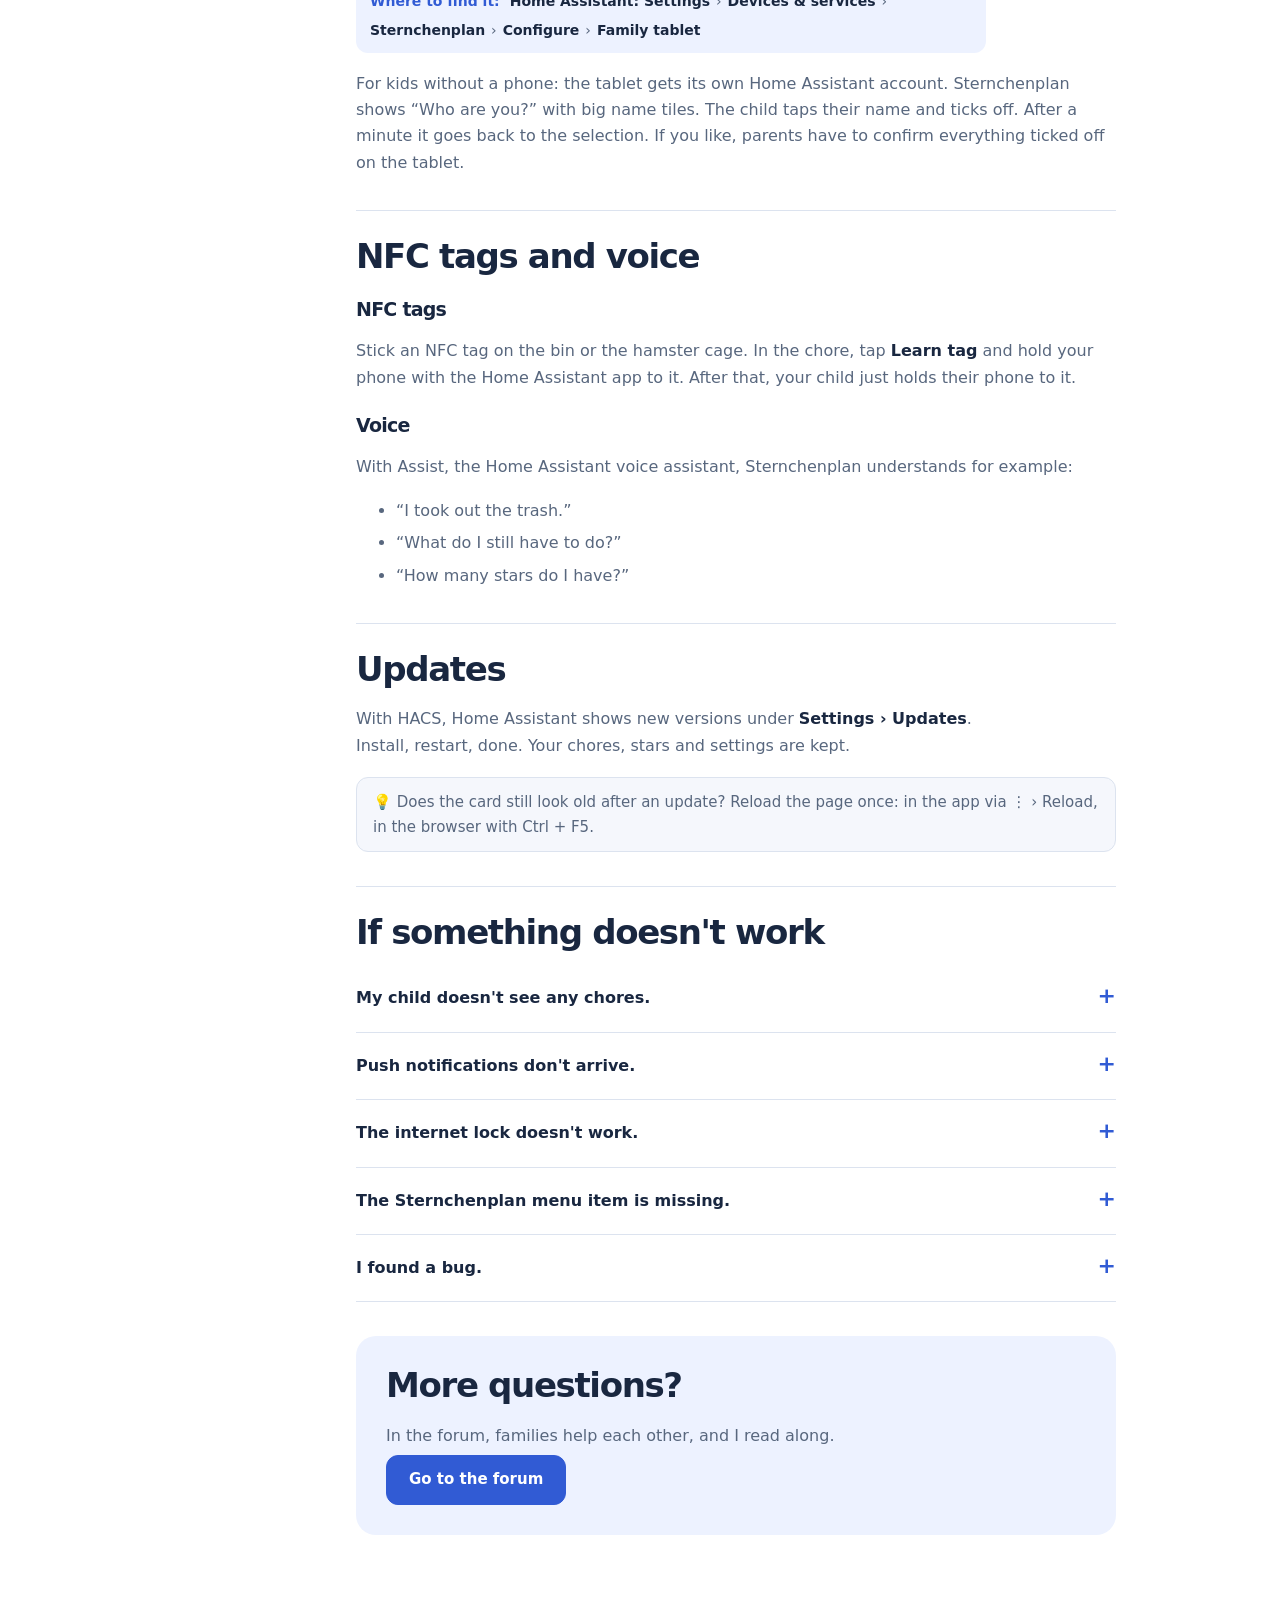
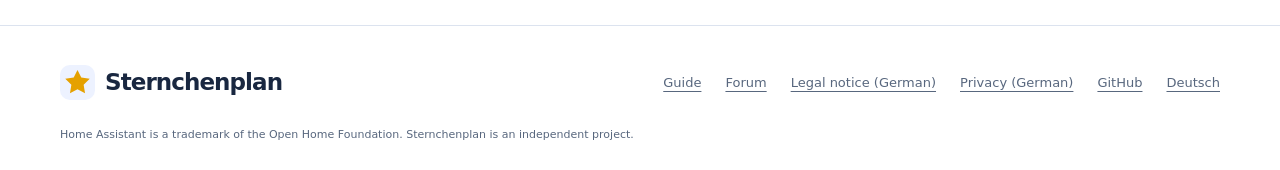
<file: docs/en/guide.html>
<!doctype html>
<html lang="en"><head><meta charset="utf-8"><meta name="viewport" content="width=device-width, initial-scale=1"><meta name="color-scheme" content="light dark"><title>Guide – Sternchenplan</title><meta name="description" content="How to set up Sternchenplan and find every setting. Step by step and easy to follow."><link rel="canonical" href="https://bchristoph1985-crypto.github.io/sternchenplan/en/guide.html"><link rel="alternate" hreflang="de" href="https://bchristoph1985-crypto.github.io/sternchenplan/anleitung.html"><link rel="alternate" hreflang="en" href="https://bchristoph1985-crypto.github.io/sternchenplan/en/guide.html"><meta property="og:type" content="website"><meta property="og:locale" content="en_GB"><meta property="og:title" content="Guide – Sternchenplan"><meta property="og:description" content="How to set up Sternchenplan and find every setting. Step by step and easy to follow."><meta property="og:url" content="https://bchristoph1985-crypto.github.io/sternchenplan/en/guide.html"><meta property="og:image" content="https://bchristoph1985-crypto.github.io/sternchenplan/bilder/en/og-sternchenplan.png"><meta property="og:image:width" content="1200"><meta property="og:image:height" content="630"><meta property="og:image:alt" content="Sternchenplan – Chores done. Stars earned. The family planner for Home Assistant."><meta name="twitter:card" content="summary_large_image"><link rel="icon" href="../bilder/stern.svg" type="image/svg+xml"><link rel="stylesheet" href="../style.css"></head><body><a class="skip" href="#inhalt">Skip to content</a><header><nav class="wrap nav" aria-label="Main navigation"><a class="brand" href="index.html" aria-label="Sternchenplan – home"><img src="../bilder/stern.svg" alt="" width="35" height="35">Sternchenplan</a><div class="links"><a href="index.html#funktionen">Features</a><a href="guide.html" aria-current="page">Guide</a><a href="forum.html">Forum</a><a class="lang" href="../anleitung.html" hreflang="de" lang="de" title="Deutsch">DE</a><a class="btn" href="index.html#installation">Free download <span aria-hidden="true">&nbsp;↓</span></a></div></nav></header>
<main id="inhalt"><section class="guide-hero"><div class="wrap"><div class="eyebrow">Guide</div><h1>How Sternchenplan works.</h1><p class="lead">From installation to the last setting. Each topic shows where to find it.</p></div></section>
<div class="wrap guide"><nav class="guide-toc" aria-label="Guide contents"><strong>Contents</strong><ol><li><a href="#start">Before you start</a></li><li><a href="#install">Install</a></li><li><a href="#setup">Setup in two stages</a></li><li><a href="#overview">What is where?</a></li><li><a href="#chores">Create chores</a></li><li><a href="#stars">Stars and rewards</a></li><li><a href="#money">Pocket money</a></li><li><a href="#family">Holidays, absence and photos</a></li><li><a href="#settings">Settings and features</a></li><li><a href="#internet-lock">Internet lock</a></li><li><a href="#privacy">Privacy and photos</a></li><li><a href="#ha-options">More settings in Home Assistant</a></li><li><a href="#tablet">Family tablet</a></li><li><a href="#nfc-voice">NFC tags and voice</a></li><li><a href="#updates">Updates</a></li><li><a href="#problems">If something doesn't work</a></li></ol></nav><div class="guide-body"><section class="guide-sec" id="start"><h2>Before you start</h2>
<p>Sternchenplan is an add-on for <strong>Home Assistant</strong>, the free smart home hub that runs in your home. There is no separate app. Everyone uses the Home Assistant app or a browser.</p>
<ul class="checks"><li>Home Assistant 2025.6 or later</li><li>An administrator account in Home Assistant (you have one if you set up Home Assistant)</li><li>For push notifications: the Home Assistant app on the phones</li><li>Optional: speakers, router integration, NFC tags, robot vacuum and more</li></ul>
<p>Sternchenplan follows the language of each Home Assistant user. Set it to English under your profile in Home Assistant and everything appears in English.</p>
<p class="tip"><span aria-hidden="true">💡</span> Kids don't need their own phone. A shared family tablet is enough, see <a href='#tablet'>Family tablet</a>.</p></section><section class="guide-sec" id="install"><h2>Install</h2>
<h3>With HACS (recommended)</h3>
<p>HACS is the “app store” for Home Assistant add-ons. It also shows you updates later.</p>
<ol><li>Open <strong>HACS</strong> in Home Assistant, tap <strong>⋮</strong> at the top right and choose <strong>Custom repositories</strong>.</li><li>Enter <code>https://github.com/bchristoph1985-crypto/sternchenplan</code>, type <strong>Integration</strong>, add.</li><li>Search for <strong>Sternchenplan</strong> in HACS, download it and restart Home Assistant.</li></ol>
<h3>Manually</h3>
<ol><li>Download <a href="https://github.com/bchristoph1985-crypto/sternchenplan/releases/latest/download/sternchenplan.zip">sternchenplan.zip</a> and unzip it.</li><li>Copy the <code>sternchenplan</code> folder to <code>config/custom_components/</code>, for example with the File editor or Samba.</li><li>Restart Home Assistant.</li></ol>
<p class="tip"><span aria-hidden="true">💡</span> A manual install gets no automatic updates. Download the zip again for each new version.</p></section><section class="guide-sec" id="setup"><h2>Setup in two stages</h2>
<h3>1. Add the integration</h3>
<p class="where"><span>Where to find it:</span> <b>Settings</b> <i aria-hidden="true">›</i> <b>Devices &amp; services</b> <i aria-hidden="true">›</i> <b>Add integration</b> <i aria-hidden="true">›</i> <b>Sternchenplan</b></p>
<ol><li>Enter the <strong>family name</strong>.</li><li><strong>Who belongs to the family?</strong> The people from Home Assistant are already ticked. Add kids without their own account by name.</li><li><strong>Who are the parents?</strong> Administrators are already suggested.</li></ol>
<p>Then the <strong>Sternchenplan</strong> menu item appears in the sidebar. You don't need to build a dashboard.</p>
<h3>2. Welcome wizard</h3>
<p>The first time you open Sternchenplan, a wizard greets you with five short steps:</p>
<ol><li><strong>Kids:</strong> age and favourite look for each child.</li><li><strong>Features:</strong> what you want to use, for example pet, pocket money or internet lock.</li><li><strong>Chores:</strong> suggestions by age. Tap away what doesn't fit.</li><li><strong>Rewards and pocket money:</strong> tap suggestions, choose a rate for pocket money.</li><li><strong>Photos and privacy:</strong> delete or keep photos after approval, sparing push notifications.</li></ol>
<p class="tip"><span aria-hidden="true">💡</span> None of this is required. Everything can be changed later under <strong>Settings</strong>.</p></section><section class="guide-sec" id="overview"><h2>What is where?</h2>
<p>Kids and parents open the same <strong>Sternchenplan</strong> menu item. Who is signed in decides what you see.</p>
<h3>Kids: three tabs</h3>
<div class="table"><table><thead><tr><th>Tab</th><th>What's there</th></tr></thead><tbody>
<tr><td>✅ Today</td><td>What's still open today, with a Done button. Finished chores fold away below. From 4:30 PM “Help your siblings”.</td></tr>
<tr><td>🎁 Rewards</td><td>Redeem rewards, savings goal, family goal, screen time and pocket money.</td></tr>
<tr><td>🙂 Me</td><td>Pet, level, badges, history and their own look.</td></tr></tbody></table></div>
<h3>Parents: five tabs</h3>
<div class="table"><table><thead><tr><th>Tab</th><th>What's there</th></tr></thead><tbody>
<tr><td>Today</td><td>Overview, approvals with photo, each child as a card. “⭐ Bonus or deduction” button, ⋯ menu for “Mark as away”.</td></tr>
<tr><td>Chores</td><td>Create, edit and delete chores. 📚 Templates by age.</td></tr>
<tr><td>Rewards</td><td>Create rewards, set a family goal.</td></tr>
<tr><td>Family</td><td>Holiday pause, absence, pocket money, photo gallery.</td></tr>
<tr><td>Settings</td><td>Features on/off, internet lock, privacy, weather, weekly report, quick buttons, look, help tips.</td></tr></tbody></table></div>
<p class="tip"><span aria-hidden="true">💡</span> Under <strong>Settings</strong> you can switch on <strong>help tips</strong>. Then one sentence at the top explains each tab.</p></section><section class="guide-sec" id="chores"><h2>Create chores</h2>
<p class="where"><span>Where to find it:</span> <b>Sternchenplan (sidebar)</b> <i aria-hidden="true">›</i> <b>Chores</b> <i aria-hidden="true">›</i> <b>New chore</b></p>
<p>A new chore only needs a <strong>name, who, how often and how many stars</strong>. Without a time it's due at 6 PM. Everything else is under <strong>More options</strong>:</p>
<div class="table"><table><thead><tr><th>Option</th><th>What it does</th></tr></thead><tbody>
<tr><td>Repeat</td><td>Once, daily, weekly, every 2 weeks or “on demand”. Limit daily chores to weekdays, e.g. Mon–Fri only.</td></tr>
<tr><td>Take turns</td><td>With several kids, a different one is up each time.</td></tr>
<tr><td>Minimum age</td><td>“From 8”: younger kids are skipped and join in once they're old enough.</td></tr>
<tr><td>Needs approval</td><td>Parents confirm first, then the stars are added.</td></tr>
<tr><td>Photo proof</td><td>The child takes a photo when ticking off. Always goes to approval.</td></tr>
<tr><td>Outdoors</td><td>If it rains, the chore moves one day instead of becoming overdue.</td></tr>
<tr><td>Steps</td><td>Turns it into a routine, e.g. a morning routine with four steps to tick off.</td></tr>
<tr><td>Symbol</td><td>A picture for kids who can't read yet.</td></tr>
<tr><td>🏠 The house checks itself</td><td>“Done when …” (e.g. robot vacuum docked) or “Your turn when …” (e.g. dishwasher finished).</td></tr></tbody></table></div>
<p class="tip"><span aria-hidden="true">💡</span> Under <strong>📚 Templates</strong> there are 24 ready-made chores and routines by age. One tap fills in the form.</p></section><section class="guide-sec" id="stars"><h2>Stars and rewards</h2>
<p class="where"><span>Where to find it:</span> <b>Sternchenplan (sidebar)</b> <i aria-hidden="true">›</i> <b>Rewards</b></p>
<p>You decide what there is and how many stars it costs, for all kids or only some. The child redeems in the <strong>🎁 Rewards</strong> tab. You get a push notification and approve or reject. When rejected, the stars are refunded.</p>
<ul><li><strong>Savings goal 🎯:</strong> the child marks a reward with “Set as goal” and sees how many stars are missing.</li><li><strong>Family goal 🏰:</strong> everyone collects together, e.g. “Theme park, 500 stars”. Nobody loses any stars.</li><li><strong>Bonus and deduction:</strong> under <strong>Today</strong> at the child, “⭐ Bonus or deduction”. A deduction never goes below zero and never costs a level. Set up quick buttons under <strong>Settings</strong>.</li><li><strong>Levels and badges:</strong> every star moves the child forward. Spending stars doesn't cost a level.</li></ul>
<p class="tip"><span aria-hidden="true">💡</span> You can also approve right in the push notification with “✓ Approve”, without opening the app.</p></section><section class="guide-sec" id="money"><h2>Pocket money</h2>
<p class="where"><span>Where to find it:</span> <b>Sternchenplan (sidebar)</b> <i aria-hidden="true">›</i> <b>Family</b> <i aria-hidden="true">›</i> <b>Pocket money</b></p>
<p>Sternchenplan keeps a pocket money account for each child. You pay out the real money in cash or by transfer and then tap <strong>Pay out</strong>.</p>
<ul><li><strong>Rate:</strong> e.g. 10 stars = 1 €. Kids swap themselves. Rate 0 turns swapping off.</li><li><strong>Weekly allowance:</strong> a fixed amount per child on payday, Sunday by default.</li><li><strong>Bookings:</strong> a bonus from grandma or a deduction, with a note in the history.</li></ul></section><section class="guide-sec" id="family"><h2>Holidays, absence and photos</h2>
<p class="where"><span>Where to find it:</span> <b>Sternchenplan (sidebar)</b> <i aria-hidden="true">›</i> <b>Family</b></p>
<ul><li><strong>Holiday pause:</strong> enter from–to. Nothing is due, nothing gets locked and no streak breaks during that time.</li><li><strong>Absence:</strong> school trip or sick, with a stand-in. With rotation the next child is up automatically. Also quick via the ⋯ menu at the child under <strong>Today</strong>.</li><li><strong>Photo gallery:</strong> only if you keep photos. Only parents can see them.</li></ul></section><section class="guide-sec" id="settings"><h2>Settings and features</h2>
<p class="where"><span>Where to find it:</span> <b>Sternchenplan (sidebar)</b> <i aria-hidden="true">›</i> <b>Settings</b></p>
<p>Switch each feature on or off here. Whatever is off disappears from the view.</p>
<div class="table"><table><thead><tr><th>Feature</th><th>In short</th></tr></thead><tbody>
<tr><td>🏆 Levels and badges</td><td>Levels, streaks 🔥 and 15 badges.</td></tr>
<tr><td>🤝 Help your siblings</td><td>From 4:30 PM take over a sibling's open chores, double stars from 7 PM, at most 2 per day.</td></tr>
<tr><td>🐉 Star pet</td><td>A pet that grows with each level and is happy when everything is done.</td></tr>
<tr><td>💡 Room lamp signal</td><td>Briefly orange when something is open, green when everything is done. Left alone at night.</td></tr>
<tr><td>📺 Earn screen time</td><td>Swap stars for minutes on the TV or console. You set the rate, daily maximum and devices.</td></tr>
<tr><td>🧺 Devices start chores</td><td>Washing machine done? Whoever's turn it is gets notified right away.</td></tr>
<tr><td>🗳️ Family vote</td><td>Vote together, e.g. on the next day trip.</td></tr>
<tr><td>🏅 Monthly certificate</td><td>A certificate to print every month.</td></tr>
<tr><td>👨‍👩‍👧 Parents join in</td><td>Parents get chores too and count in the ranking.</td></tr>
<tr><td>💶 Pocket money, 🎯 Family goal</td><td>Can also be switched off.</td></tr></tbody></table></div>
<p>Also under Settings: <strong>weather</strong> (for outdoor chores), <strong>weekly report</strong> (day and time), <strong>quick buttons</strong> for bonus and deduction, your <strong>look</strong> and the <strong>help tips</strong>.</p></section><section class="guide-sec" id="internet-lock"><h2>Internet lock</h2>
<p class="where"><span>Where to find it:</span> <b>Sternchenplan (sidebar)</b> <i aria-hidden="true">›</i> <b>Settings</b> <i aria-hidden="true">›</i> <b>🌐 Internet lock</b></p>
<p>If chores are still overdue at lock time, Sternchenplan turns off the internet for that child's devices. As soon as everything is done, or at release time at the latest, it comes back on.</p>
<ol><li>Switch on <strong>Internet lock</strong>.</li><li>Set <strong>Lock from</strong> and <strong>Release at the latest</strong> (default 8 PM and 5 AM).</li><li>Give each child their <strong>internet switches</strong>, for example console or TV.</li></ol>
<p>For this, Home Assistant needs a switch for each device's internet access. With a FRITZ!Box this works through the <strong>AVM FRITZ!Box Tools</strong> integration: enable “internet access” for the devices there. Other routers work if their Home Assistant integration offers such a switch.</p>
<p class="tip"><span aria-hidden="true">💡</span> Better not add phones so your child stays reachable. The lock is not a complete parental control: a hotspot can get around it.</p>
<p>Parents can give a <strong>free pass</strong>. Absent kids and holidays are never locked.</p></section><section class="guide-sec" id="privacy"><h2>Privacy and photos</h2>
<p class="where"><span>Where to find it:</span> <b>Sternchenplan (sidebar)</b> <i aria-hidden="true">›</i> <b>Settings</b> <i aria-hidden="true">›</i> <b>🔒 Privacy</b></p>
<ul><li><strong>Delete photos after approval:</strong> on (default) means the photo is gone as soon as you decide.</li><li><strong>Sparing push notifications:</strong> pushes go through Google or Apple. When on, they no longer contain names, chores or photos.</li><li><strong>Data of a person:</strong> download everything about a person as a file or delete it completely.</li></ul>
<p>Sternchenplan runs entirely at home. No account, no cloud and no statistics.</p></section><section class="guide-sec" id="ha-options"><h2>More settings in Home Assistant</h2>
<p class="where"><span>Where to find it:</span> <b>Home Assistant: Settings</b> <i aria-hidden="true">›</i> <b>Devices &amp; services</b> <i aria-hidden="true">›</i> <b>Sternchenplan</b> <i aria-hidden="true">›</i> <b>Configure</b></p>
<p>A few things are set directly in Home Assistant because they rarely change:</p>
<div class="table"><table><thead><tr><th>Menu item</th><th>What you set there</th></tr></thead><tbody>
<tr><td>Add / remove family member</td><td>More kids or parents, with Home Assistant user and phone for push.</td></tr>
<tr><td>Reminders</td><td>Times for kids (default 3 PM, 5 PM, 6:30 PM) and a summary for parents (7 PM).</td></tr>
<tr><td>Speaker announcements</td><td>Times, speakers and text-to-speech. Only announced if something is still open.</td></tr>
<tr><td>Taking over &amp; photos</td><td>When siblings may take over, double stars, how long photos are kept.</td></tr>
<tr><td>Children's ages</td><td>Change ages.</td></tr>
<tr><td>Family tablet</td><td>Which account is the family tablet.</td></tr></tbody></table></div></section><section class="guide-sec" id="tablet"><h2>Family tablet</h2>
<p class="where"><span>Where to find it:</span> <b>Home Assistant: Settings</b> <i aria-hidden="true">›</i> <b>Devices &amp; services</b> <i aria-hidden="true">›</i> <b>Sternchenplan</b> <i aria-hidden="true">›</i> <b>Configure</b> <i aria-hidden="true">›</i> <b>Family tablet</b></p>
<p>For kids without a phone: the tablet gets its own Home Assistant account. Sternchenplan shows “Who are you?” with big name tiles. The child taps their name and ticks off. After a minute it goes back to the selection. If you like, parents have to confirm everything ticked off on the tablet.</p></section><section class="guide-sec" id="nfc-voice"><h2>NFC tags and voice</h2>
<h3>NFC tags</h3>
<p>Stick an NFC tag on the bin or the hamster cage. In the chore, tap <strong>Learn tag</strong> and hold your phone with the Home Assistant app to it. After that, your child just holds their phone to it.</p>
<h3>Voice</h3>
<p>With Assist, the Home Assistant voice assistant, Sternchenplan understands for example:</p>
<ul><li>“I took out the trash.”</li><li>“What do I still have to do?”</li><li>“How many stars do I have?”</li></ul></section><section class="guide-sec" id="updates"><h2>Updates</h2>
<p>With HACS, Home Assistant shows new versions under <strong>Settings › Updates</strong>. Install, restart, done. Your chores, stars and settings are kept.</p>
<p class="tip"><span aria-hidden="true">💡</span> Does the card still look old after an update? Reload the page once: in the app via ⋮ › Reload, in the browser with Ctrl + F5.</p></section><section class="guide-sec" id="problems"><h2>If something doesn't work</h2>
<details><summary>My child doesn't see any chores.</summary><p>Is the child linked to their Home Assistant account? Check which account is assigned under Configure › Add family member. Without an account it only works on the family tablet.</p></details>
<details><summary>Push notifications don't arrive.</summary><p>The Home Assistant app must be installed and signed in on the phone. Sternchenplan assigns the phone through the app automatically. Also check that the app is allowed to send notifications.</p></details>
<details><summary>The internet lock doesn't work.</summary><p>Is it switched on under Settings and does the child have devices? It only locks if chores are overdue at lock time and the child isn't away. The switch must work in Home Assistant, test it once by hand.</p></details>
<details><summary>The Sternchenplan menu item is missing.</summary><p>After installing, restart Home Assistant and add the integration under Devices &amp; services. Then reload the page.</p></details>
<details><summary>I found a bug.</summary><p>Please report it on GitHub under <a href="https://github.com/bchristoph1985-crypto/sternchenplan/issues" rel="noopener">Issues</a>, with the version, what you did and what happened. Questions and ideas fit better in the <a href="forum.html">forum</a>.</p></details></section>
<section class="guide-sec guide-help"><h2>More questions?</h2><p>In the forum, families help each other, and I read along.</p><a class="btn" href="forum.html">Go to the forum</a></section></div></div></main><footer><div class="wrap"><div class="footer-top"><a class="brand" href="index.html" aria-label="Sternchenplan – home"><img src="../bilder/stern.svg" alt="" width="35" height="35">Sternchenplan</a><nav class="footer-links" aria-label="Legal and contact"><a href="guide.html">Guide</a><a href="forum.html">Forum</a><a href="../impressum.html" hreflang="de">Legal notice (German)</a><a href="../datenschutz.html" hreflang="de">Privacy (German)</a><a href="https://github.com/bchristoph1985-crypto/sternchenplan">GitHub</a><a href="../index.html" hreflang="de" lang="de">Deutsch</a></nav></div><p class="small">Home Assistant is a trademark of the Open Home Foundation. Sternchenplan is an independent project.</p></div></footer></body></html>
</file>
<file: docs/style.css>
/* Sternchenplan · ohne externe Ressourcen */
:root{color-scheme:light dark;--bg:#fff;--surface:#f5f7fc;--card:#fff;--ink:#192740;--muted:#58677e;--line:#dce3ef;--blue:#315bd4;--blue-bright:#4f7cff;--soft:#edf2ff;--gold:#9a6b00;--green:#197447;--shadow:0 24px 65px #1c3c7814}
*{box-sizing:border-box}html{scroll-behavior:smooth;scroll-padding-top:105px}body{margin:0;background:var(--bg);color:var(--ink);font:17px/1.65 system-ui,-apple-system,BlinkMacSystemFont,"Segoe UI",sans-serif}a{color:var(--blue);text-underline-offset:4px}img{max-width:100%;height:auto;display:block}h1,h2,h3,p{margin:0}h1,h2,h3{line-height:1.12;letter-spacing:-.04em}h1{font-size:clamp(42px,5.6vw,74px);font-weight:760}h2{font-size:clamp(32px,4vw,49px)}h3{font-size:24px}p{margin-top:18px}h2+p{max-width:630px;color:var(--muted)}.wrap{width:min(1160px,calc(100% - 48px));margin:auto}.skip{position:fixed;left:16px;top:-80px;background:var(--card);padding:12px;z-index:100}.skip:focus{top:12px}:focus-visible{outline:3px solid var(--gold);outline-offset:5px}header{position:sticky;top:0;z-index:10;background:var(--bg);border-bottom:1px solid var(--line)}.nav{min-height:86px;display:flex;align-items:center;justify-content:space-between;gap:25px}.brand{display:inline-flex;gap:10px;align-items:center;font-size:23px;font-weight:760;letter-spacing:-.04em;color:var(--ink);text-decoration:none}.brand img{width:35px;height:35px}.links{display:flex;gap:28px;align-items:center}.links a{font-size:14px;font-weight:600;text-decoration:none;color:var(--muted)}.links a:hover{color:var(--blue)}.btn{display:inline-flex;align-items:center;justify-content:center;min-height:50px;padding:12px 22px;border-radius:12px;background:var(--blue);border:1px solid var(--blue);color:#fff;text-decoration:none;font-weight:650;font-size:15px;line-height:1.4;transition:transform .15s,box-shadow .15s}.btn:hover{transform:translateY(-2px);box-shadow:0 8px 22px #315bd42b}.btn.secondary{background:var(--card);color:var(--ink);border-color:var(--line)}.links .btn{color:#fff;min-height:42px;padding:10px 17px}.eyebrow{font-size:12px;letter-spacing:.13em;text-transform:uppercase;font-weight:750;color:var(--blue);margin-bottom:19px}.hero{padding:85px 0 66px;background:radial-gradient(ellipse at 86% 25%,var(--soft),transparent 60%)}.hero-grid{display:grid;grid-template-columns:1fr 1fr;gap:55px;align-items:center}.hero h1 span{color:var(--blue)}.hero .lead{font-size:19px;max-width:490px;color:var(--muted)}.actions{display:flex;gap:12px;flex-wrap:wrap;margin-top:28px}.small{font-size:13px;color:var(--muted)}.hero-note{display:flex;gap:9px;align-items:center}.hero-note span{color:var(--green);font-weight:800}.product-stage{position:relative;padding:27px 0 28px 22px}.product-stage:before{content:"";position:absolute;inset:0 15px 0 0;background:var(--soft);border-radius:42px;transform:rotate(-4deg)}.screen{position:relative;background:var(--card);border:7px solid var(--card);border-radius:19px;box-shadow:var(--shadow);overflow:hidden;transform:rotate(1deg)}.screen img{width:100%}.screen-caption{position:relative;display:block;margin:17px 0 0;text-align:center;font-size:11px;color:var(--muted)}.floating-note{position:absolute;bottom:33px;left:-8px;padding:11px 17px;border:1px solid var(--line);border-radius:13px;background:var(--card);box-shadow:var(--shadow);font-size:13px;font-weight:650}.floating-note span{color:var(--gold);font-size:20px;margin-right:7px}.trust{border-top:1px solid var(--line);border-bottom:1px solid var(--line)}.trust .wrap{display:flex;justify-content:space-between;gap:20px;padding:23px 0;font-size:13px;font-weight:650;color:var(--muted)}.trust span{color:var(--green);margin-right:8px}.section{padding:94px 0}.tinted{background:var(--surface)}.section-head{margin-bottom:38px}.steps{display:grid;grid-template-columns:repeat(3,1fr);gap:38px}.step-no{display:grid;place-items:center;width:42px;height:42px;border-radius:13px;background:var(--soft);color:var(--blue);font-size:17px;font-weight:750;margin-bottom:22px}.steps article:nth-child(2) .step-no{background:#fff0e8;color:#a63e16}.steps article:nth-child(3) .step-no{background:#ecf6ee;color:#246f46}.steps p{font-size:15px;color:var(--muted)}.gallery{display:grid;grid-template-columns:repeat(6,1fr);gap:24px}.gallery figure{grid-column:span 3;margin:0;background:var(--card);border:1px solid var(--line);border-radius:19px;overflow:hidden}.gallery figure:nth-child(n+3){grid-column:span 2}.gallery img{width:100%;border-bottom:1px solid var(--line)}figcaption{padding:18px 20px;font-size:14px;font-weight:650}figcaption small{display:block;font-size:12px;font-weight:400;color:var(--muted);margin-top:5px}.gallery-note{margin-top:16px;font-size:12px;color:var(--muted)}.plans{display:grid;grid-template-columns:1fr 1fr;gap:25px}.plan{border:1px solid var(--line);border-radius:22px;padding:34px;background:var(--card)}.plan.pro{border:2px solid var(--blue)}.label{display:inline-block;padding:4px 10px;border-radius:7px;background:var(--soft);color:var(--blue);font-size:11px;font-weight:750;letter-spacing:.06em;text-transform:uppercase;margin-bottom:18px}.plan .price-small{font-size:37px;font-weight:750;letter-spacing:-.04em;margin:10px 0 2px}.plan .price-small small{font-size:14px;font-weight:400;letter-spacing:0;color:var(--muted)}.feature-list{list-style:none;padding:0;margin:25px 0 0}.feature-list li{padding:12px 0 12px 26px;position:relative;border-top:1px solid var(--line);font-size:14px;color:var(--muted)}.feature-list li:before{content:"✓";position:absolute;left:0;color:var(--green);font-weight:800}.feature-list strong{color:var(--ink)}.privacy{display:grid;grid-template-columns:.85fr 1.15fr;gap:90px;align-items:center}.privacy-visual{min-height:290px;display:flex;flex-direction:column;align-items:center;justify-content:center;background:var(--soft);border-radius:30px;text-align:center;padding:35px}.house{font-size:78px;line-height:1.3;color:var(--blue)}.privacy-visual strong{font-size:24px}.privacy-visual small{margin-top:8px;color:var(--muted)}.privacy p{color:var(--muted);font-size:16px}.install{display:grid;grid-template-columns:1fr 1fr;gap:65px}.install ol{margin:0;padding-left:24px}.install li{padding:0 0 22px 10px;color:var(--muted);font-size:15px}.install li::marker{color:var(--blue);font-weight:750}.install strong{color:var(--ink)}.install code{padding:2px 6px;border-radius:5px;background:var(--soft);font-size:13px;overflow-wrap:anywhere}.notice{border-left:3px solid var(--gold);padding:12px 17px;background:var(--surface);color:var(--muted);font-size:14px}.price-section{padding:80px 0;background:var(--soft)}.price-card{display:grid;grid-template-columns:1.3fr .7fr;gap:55px;align-items:center;max-width:940px;margin:auto;background:var(--card);border:1px solid var(--line);border-radius:26px;padding:49px}.price-card h2{font-size:36px}.price-card p{color:var(--muted);font-size:15px}.price-main{font-size:72px;font-weight:780;letter-spacing:-.06em;line-height:1}.price-main small{font-size:28px}.price-buy .btn{margin-top:24px;width:100%}.price-buy .small{text-align:center}.faq-layout{display:grid;grid-template-columns:.75fr 1.25fr;gap:80px}details{border-bottom:1px solid var(--line);padding:20px 0}details:first-child{padding-top:0}summary{cursor:pointer;font-size:16px;font-weight:650;list-style:none;display:flex;justify-content:space-between;gap:22px}summary::-webkit-details-marker{display:none}summary:after{content:"+";font-size:22px;color:var(--blue);line-height:1}details[open] summary:after{content:"−"}details p{font-size:15px;color:var(--muted);padding-right:20px}.test-family{padding:55px;border-radius:25px;background:var(--soft);display:flex;align-items:center;justify-content:space-between;gap:40px}.test-family h2{font-size:32px}.test-family p{max-width:590px;color:var(--muted);font-size:15px}.test-family .btn{flex-shrink:0}footer{border-top:1px solid var(--line);padding:38px 0 28px}.footer-top{display:flex;justify-content:space-between;align-items:center;gap:22px}.footer-links{display:flex;gap:24px;flex-wrap:wrap;font-size:13px}.footer-links a{color:var(--muted)}footer .small{font-size:11px;margin-top:24px}.legal{max-width:800px;padding:65px 0 90px}.legal h1{font-size:45px;margin-bottom:25px}.legal h2{font-size:24px;margin-top:35px}.legal p,.legal li{font-size:16px;color:var(--muted)}.legal .notice{margin-bottom:30px}.legal address{font-style:normal;margin-top:20px}.legal code{overflow-wrap:anywhere}.legal-back{display:inline-block;margin-bottom:30px;font-size:14px}
@media(prefers-color-scheme:dark){:root{--bg:#101827;--surface:#151f31;--card:#1a263b;--ink:#eef2fc;--muted:#b0bed3;--line:#34435d;--blue:#a5bcff;--soft:#1b2b4a;--gold:#f3c44d;--green:#79d6a6;--shadow:0 24px 65px #0003}.btn,.links .btn{background:#4f7cff;border-color:#4f7cff;color:#fff}.btn.secondary{background:var(--card);border-color:var(--line);color:var(--ink)}.steps article:nth-child(2) .step-no{background:#412c26;color:#ffb291}.steps article:nth-child(3) .step-no{background:#1d382f;color:#79d6a6}.brand img{border-radius:11px}}
@media(max-width:900px){.hero-grid{gap:25px}.links{gap:18px}.links .optional{display:none}.hero{padding-top:55px}.gallery figure:nth-child(n){grid-column:span 3}.gallery figure:last-child{grid-column:2/span 4}.privacy{gap:40px}.faq-layout{gap:40px}.price-card{padding:35px}.floating-note{left:0;font-size:11px}.install{gap:35px}}
@media(max-width:640px){body{font-size:16px}.wrap{width:calc(100% - 36px)}.nav{min-height:73px;gap:12px}.brand{font-size:20px}.brand img{width:30px;height:30px}.links a:not(.btn){display:none}.links .btn{font-size:12px;min-height:40px;padding:9px 12px}.hero{padding:43px 0 36px}.hero-grid,.plans,.privacy,.install,.faq-layout,.price-card{grid-template-columns:1fr}.hero-grid{gap:32px}.hero .lead{font-size:17px}.hero h1{max-width:430px}.actions{gap:10px}.actions .btn{flex:1;padding:12px 10px;font-size:13px}.product-stage{max-width:510px;width:100%;padding-left:12px}.floating-note{bottom:32px}.trust .wrap{display:grid;grid-template-columns:1fr 1fr;gap:13px;font-size:11px;padding:20px 0}.section{padding:62px 0}.steps{grid-template-columns:1fr;gap:29px}.steps article{position:relative;padding-left:61px}.step-no{position:absolute;left:0;top:0}.steps h3{font-size:22px}.steps p{margin-top:10px}.gallery{gap:17px}.gallery figure:nth-child(n){grid-column:1/-1}figcaption{padding:16px}.plan{padding:25px}.privacy{gap:28px}.privacy-visual{min-height:220px}.install{gap:30px}.price-section{padding:55px 0}.price-card{padding:29px;gap:30px}.price-main{font-size:65px}.price-card h2{font-size:31px}.faq-layout{gap:30px}.test-family{padding:29px;align-items:flex-start;flex-direction:column;gap:25px}.test-family .btn{width:100%}.footer-top{align-items:flex-start;flex-direction:column}.footer-links{gap:20px}.legal h1{font-size:36px}.legal{padding-top:40px}}
@media(prefers-reduced-motion:reduce){html{scroll-behavior:auto}*,*:before,*:after{transition:none!important}}

/* Originale Produktbilder: Hochformat im Hero, passende Galeriegrößen. */
.product-stage{max-width:360px;justify-self:center;width:100%}
.screen{max-width:280px;margin:auto}
.screen img{width:100%;height:auto}
.gallery{grid-template-columns:repeat(12,minmax(0,1fr));align-items:start}
.gallery figure:nth-child(1),.gallery figure:nth-child(2){grid-column:span 3}
.gallery figure:nth-child(3){grid-column:span 6}
.gallery figure:nth-child(4){grid-column:span 8}
.gallery figure:nth-child(5){grid-column:span 4}
.gallery img{height:440px;object-fit:contain;background:var(--surface)}
@media(max-width:900px){.gallery figure:nth-child(n){grid-column:span 6}.gallery figure:last-child{grid-column:4/span 6}.gallery img{height:420px}}
@media(max-width:640px){.product-stage{max-width:320px}.screen{max-width:250px}.gallery figure:nth-child(n){grid-column:1/-1}.gallery img{height:auto;max-height:600px;object-fit:contain}.gallery figure:nth-child(1) img,.gallery figure:nth-child(2) img{height:570px}.floating-note{left:-3px}}

/* Ergänzungen: Voraussetzungen und Tagesablauf */
.ha-only span{color:var(--blue)}
.ha-hint{margin-top:34px}
.ha-hint a,details p a{color:var(--blue)}
.day{list-style:none;margin:0;padding:0;display:grid;gap:14px;max-width:820px}
.day li{display:grid;grid-template-columns:140px 1fr;gap:6px 22px;background:var(--card);border:1px solid var(--line);border-radius:18px;padding:18px 22px;color:var(--muted);font-size:15px}
.day time{grid-row:span 2;font-weight:750;color:var(--blue);font-size:15px}
.day strong{color:var(--ink);font-size:16px}
.pro-tag{display:inline-block;margin-left:6px;padding:1px 8px;border-radius:99px;background:var(--soft);color:var(--blue);font-size:12px;font-weight:750;vertical-align:1px}
@media(max-width:640px){.day li{grid-template-columns:1fr}.day time{grid-row:auto}}

/* Demo zum Ausprobieren */
.demo-grid{display:grid;grid-template-columns:1fr 420px;gap:70px;align-items:center}
.demo-grid>*{min-width:0}
.d-task.ask{flex-wrap:wrap}
.d-task.ask>div{flex-basis:60%}
.d-task.ask .d-acts{display:flex;gap:6px;width:100%;justify-content:flex-end}
.demo-steps{margin:24px 0;padding-left:22px;color:var(--muted);font-size:15px}
.demo-steps li{padding:0 0 12px 6px}
.demo-steps li::marker{color:var(--blue);font-weight:750}
.demo-shell{position:relative;border-radius:34px;padding:12px;background:linear-gradient(160deg,var(--soft),var(--surface));box-shadow:var(--shadow);border:1px solid var(--line)}
.demo-app{position:relative;background:var(--card);border-radius:24px;padding:16px;min-height:560px;overflow:hidden;font-size:14px;color:var(--ink)}
.demo-app button{font:inherit;cursor:pointer;border:0;border-radius:999px;background:var(--blue-bright);color:#fff;font-weight:700;padding:9px 14px;white-space:nowrap;transition:transform .15s ease,filter .15s ease}
.demo-app button:hover{filter:brightness(1.08)}
.demo-app button:active{transform:scale(.95)}
.demo-app button:focus-visible{outline:3px solid var(--blue);outline-offset:2px}
.demo-app .d-ghost{background:transparent;color:var(--blue);padding:9px 10px}
.d-tabs{display:flex;gap:4px;background:var(--surface);border-radius:999px;padding:4px;margin-bottom:14px}
.d-tabs button{flex:1;background:transparent;color:var(--muted)}
.d-tabs button[aria-selected=true]{background:var(--card);color:var(--ink);box-shadow:0 2px 8px #0000001a}
.d-badge{display:inline-grid;place-items:center;min-width:19px;height:19px;border-radius:99px;background:#e5484d;color:#fff;font-size:11px;padding:0 5px;margin-left:4px}
.d-hero{display:flex;align-items:center;gap:12px;background:var(--soft);border-radius:18px;padding:14px}
.d-hero>div:nth-child(2){flex:1;display:flex;flex-direction:column;gap:3px}
.d-hero b{font-size:17px}
.d-hero small,.d-task small,.d-reward small{color:var(--muted);font-size:12.5px}
.d-avatar{display:grid;place-items:center;width:46px;height:46px;border-radius:50%;background:#4f7cff;color:#fff;font-weight:800;font-size:19px;flex:none}
.d-pts{align-self:flex-start;background:var(--card);border-radius:99px;padding:3px 10px;font-weight:750;font-size:13px}
.d-pts.bump{animation:dbump .5s ease}
.d-ring{width:58px;height:58px;flex:none}
.d-ring-bg{fill:none;stroke:var(--line);stroke-width:6}
.d-ring-fg{fill:none;stroke:#4f7cff;stroke-width:6;stroke-linecap:round;transform:rotate(-90deg);transform-origin:center;transition:stroke-dasharray .5s ease}
.d-ring text{font-size:15px;font-weight:800;fill:var(--ink)}
.d-title{font-weight:750;margin:16px 0 8px;font-size:14px}
.d-tasks{list-style:none;margin:0;padding:0;display:grid;gap:8px}
.d-task{display:flex;align-items:center;gap:8px;border:1px solid var(--line);border-left:4px solid #4f7cff;border-radius:14px;padding:10px 10px 10px 12px;animation:drise .35s ease both}
.d-task>div{flex:1;display:flex;flex-direction:column;min-width:0}
.d-task.done{opacity:.6}
.d-task.done b{text-decoration:line-through}
.d-task.wait{border-left-color:#e5a100}
.d-plus{background:var(--soft);color:var(--blue);border-radius:99px;padding:2px 8px;font-weight:750;font-size:12px}
.d-chip{font-size:16px}
.d-chip.ok{color:var(--green);font-weight:800}
.d-photo{font-size:22px;background:var(--surface);border-radius:8px;padding:4px 6px}
.d-rewards{display:grid;grid-template-columns:1fr 1fr;gap:8px}
.d-reward{display:flex;flex-direction:column;align-items:center;text-align:center;gap:4px;border:1px solid var(--line);border-radius:14px;padding:12px 8px}
.d-reward.ready{border:2px solid #4f7cff}
.d-reward b{font-size:13px;line-height:1.25}
.d-emoji{font-size:26px}
.d-bar{display:block;width:100%;height:6px;border-radius:9px;background:var(--line);overflow:hidden;margin:4px 0}
.d-bar i{display:block;height:100%;background:#4f7cff;border-radius:9px;transition:width .5s ease}
.d-note{font-size:12px;color:var(--muted)}
.d-empty{color:var(--muted);font-size:13.5px;margin:6px 0}
.d-pro{background:var(--soft);color:var(--blue);border-radius:99px;padding:1px 8px;font-size:11px;margin-left:4px}
.d-lock{display:flex;align-items:center;gap:10px;border:1px solid var(--line);border-radius:14px;padding:12px;transition:background .3s ease}
.d-lock>div{flex:1;display:flex;flex-direction:column}
.d-lock small{color:var(--muted);font-size:12.5px}
.d-lock.on{background:#fdecec;border-color:#f3b4b4}
.d-lock.on small{color:#b42323}
.d-foot{display:flex;align-items:center;justify-content:space-between;gap:8px;margin-top:16px;min-height:38px}
.d-toast{font-size:13px;color:var(--green);font-weight:650}
.d-fx{position:absolute;pointer-events:none;width:0;height:0;z-index:5}
.d-fx i{position:absolute;width:8px;height:10px;border-radius:2px;animation:dconf .9s ease-out forwards}
.d-fx-text{position:absolute;left:-40px;width:80px;top:-34px;text-align:center;font-weight:800;color:var(--ink);animation:dpop .9s ease-out forwards}
@keyframes dconf{from{transform:translate(0,0) rotate(0);opacity:1}to{transform:translate(var(--x),var(--y)) rotate(260deg);opacity:0}}
@keyframes dpop{0%{transform:scale(.5);opacity:0}25%{transform:scale(1.15);opacity:1}100%{transform:translateY(-14px);opacity:0}}
@keyframes dbump{50%{transform:scale(1.18)}}
@keyframes drise{from{opacity:0;transform:translateY(6px)}to{opacity:1;transform:none}}
/* Einblenden beim Scrollen */
.anim .section-head,.anim .steps article,.anim .gallery figure,.anim .plan,.anim .day li,.anim .price-card,.anim details,.anim .demo-shell{opacity:0;transform:translateY(18px);transition:opacity .6s ease,transform .6s ease}
.anim .shown{opacity:1!important;transform:none!important}
.hero h1,.hero .lead,.hero .actions{animation:drise .7s ease both}
.hero .lead{animation-delay:.1s}.hero .actions{animation-delay:.2s}
.product-stage .screen{animation:dfloat 6s ease-in-out infinite}
@keyframes dfloat{0%,100%{transform:rotate(1deg)}50%{transform:rotate(1deg) translateY(-8px)}}
@media(prefers-color-scheme:dark){.d-lock.on{background:#3a1d1f;border-color:#6b2a2e}.d-lock.on small{color:#ff9b9b}.d-tabs button[aria-selected=true]{box-shadow:0 2px 8px #00000066}}
@media(max-width:900px){.demo-grid{grid-template-columns:1fr;gap:36px}.demo-shell{max-width:440px;width:100%;margin:0 auto}}
@media(prefers-reduced-motion:reduce){.hero h1,.hero .lead,.hero .actions,.product-stage .screen,.d-task{animation:none}}
.fgrid{display:grid;grid-template-columns:repeat(3,1fr);gap:22px}.fgrid article{background:var(--card);border:1px solid var(--line);border-radius:19px;padding:26px}.fgrid h3{font-size:20px}.fgrid p{font-size:15px;color:var(--muted);margin-top:10px}.f-icon{font-size:30px;line-height:1;margin-bottom:16px}
.duo{display:grid;grid-template-columns:1fr 1fr;gap:24px;margin-top:38px}.duo figure{margin:0;background:var(--card);border:1px solid var(--line);border-radius:19px;overflow:hidden}.duo img{width:100%;height:420px;object-fit:cover;object-position:top;border-bottom:1px solid var(--line)}
@media(max-width:900px){.fgrid{grid-template-columns:1fr 1fr}}
@media(max-width:640px){.fgrid,.duo{grid-template-columns:1fr}.fgrid article{padding:22px}.duo img{height:auto;max-height:520px}}
.duo figure:first-child img{object-position:center 75%}
/* Anleitung und Forum */
.links a[aria-current=page]{color:var(--blue)}
.guide-hero{padding:70px 0 40px;background:radial-gradient(ellipse at 86% 25%,var(--soft),transparent 60%)}
.guide-hero h1{font-size:clamp(36px,4.6vw,58px)}
.guide-hero .lead{max-width:640px}
.guide{display:grid;grid-template-columns:240px minmax(0,1fr);gap:56px;padding:30px 0 90px}
.guide-toc{position:sticky;top:20px;align-self:start;max-height:calc(100vh - 40px);overflow:auto;font-size:14px}
.guide-toc ol{list-style:none;padding:0;margin:12px 0 0;border-left:2px solid var(--line)}
.guide-toc li a{display:block;padding:6px 0 6px 14px;margin-left:-2px;border-left:2px solid transparent;color:var(--muted);text-decoration:none}
.guide-toc li a:hover{color:var(--blue);border-left-color:var(--blue)}
.guide-body{max-width:760px}
.guide-sec{padding-top:26px;scroll-margin-top:16px}
.guide-sec+.guide-sec{border-top:1px solid var(--line);margin-top:34px}
.guide-sec h2{font-size:clamp(26px,3vw,34px);margin-bottom:14px}
.guide-sec h3{font-size:19px;margin:24px 0 8px}
.guide-sec p,.guide-sec li{color:var(--muted);font-size:16px;line-height:1.65}
.guide-sec li{margin:6px 0}
.guide-sec strong,.guide-sec b{color:var(--ink)}
.where{display:flex;flex-wrap:wrap;align-items:center;gap:6px;padding:10px 14px;border-radius:12px;background:var(--soft);font-size:14px!important}
.where span{color:var(--blue);font-weight:700;margin-right:4px}
.where i{font-style:normal;color:var(--muted)}
.where b{font-weight:650}
.tip{padding:12px 16px;border-radius:12px;border:1px solid var(--line);background:var(--surface);font-size:15px!important}
.checks{list-style:none;padding:0}
.checks li{padding-left:28px;position:relative}
.checks li::before{content:"✓";position:absolute;left:4px;color:var(--green);font-weight:800}
.table{overflow-x:auto;margin:14px 0;border:1px solid var(--line);border-radius:14px}
.table table{border-collapse:collapse;width:100%;font-size:15px}
.table th,.table td{text-align:left;vertical-align:top;padding:11px 14px;border-bottom:1px solid var(--line)}
.table tr:last-child td{border-bottom:0}
.table th{background:var(--surface);font-size:13px;color:var(--muted);font-weight:700}
.table td:first-child{font-weight:650;color:var(--ink);white-space:nowrap}
.table td{color:var(--muted)}
.guide-help{padding:30px;border-radius:20px;background:var(--soft);border-top:0!important}
.guide-help .btn{margin-top:6px;width:auto}
.guide-narrow{max-width:780px}
.steps.four{grid-template-columns:repeat(4,1fr);gap:28px}
.big-steps li{font-size:17px;color:var(--muted);margin:12px 0;line-height:1.6}
.big-steps strong{color:var(--ink)}
.muted-p{color:var(--muted);font-size:16px;line-height:1.65}
.rules{counter-reset:r;list-style:none;padding:0;display:grid;gap:14px}
.rules li{counter-increment:r;position:relative;padding:18px 20px 16px 64px;border-radius:16px;background:var(--card);border:1px solid var(--line)}
.rules li::before{content:counter(r);position:absolute;left:18px;top:16px;width:32px;height:32px;border-radius:10px;display:grid;place-items:center;background:var(--soft);color:var(--blue);font-weight:800}
.rules p{margin:4px 0 0;color:var(--muted);font-size:15px;line-height:1.6}
@media(max-width:900px){.guide{grid-template-columns:1fr;gap:10px}.guide-toc{position:static;max-height:none;padding:16px 18px;border:1px solid var(--line);border-radius:14px}.guide-toc ol{columns:2;column-gap:20px}.steps.four{grid-template-columns:1fr 1fr}}
@media(max-width:640px){.guide-hero{padding:40px 0 20px}.guide-toc ol{columns:1}.steps.four{grid-template-columns:1fr}.table td:first-child{white-space:normal}.rules li{padding-left:58px}.guide-help .btn{width:100%}}
/* Sprachumschalter */
.links a.lang{display:inline-flex;align-items:center;justify-content:center;min-width:38px;height:32px;padding:0 8px;border:1px solid var(--line);border-radius:9px;font-size:13px;font-weight:700;color:var(--ink)}
.links a.lang:hover{border-color:var(--blue);color:var(--blue)}
@media(max-width:640px){.links{gap:8px}.links a.lang{display:inline-flex;min-width:34px;height:30px;padding:0 6px;font-size:12px}.links .btn{white-space:nowrap}}
@media(max-width:380px){.brand{font-size:18px}}
</file>
